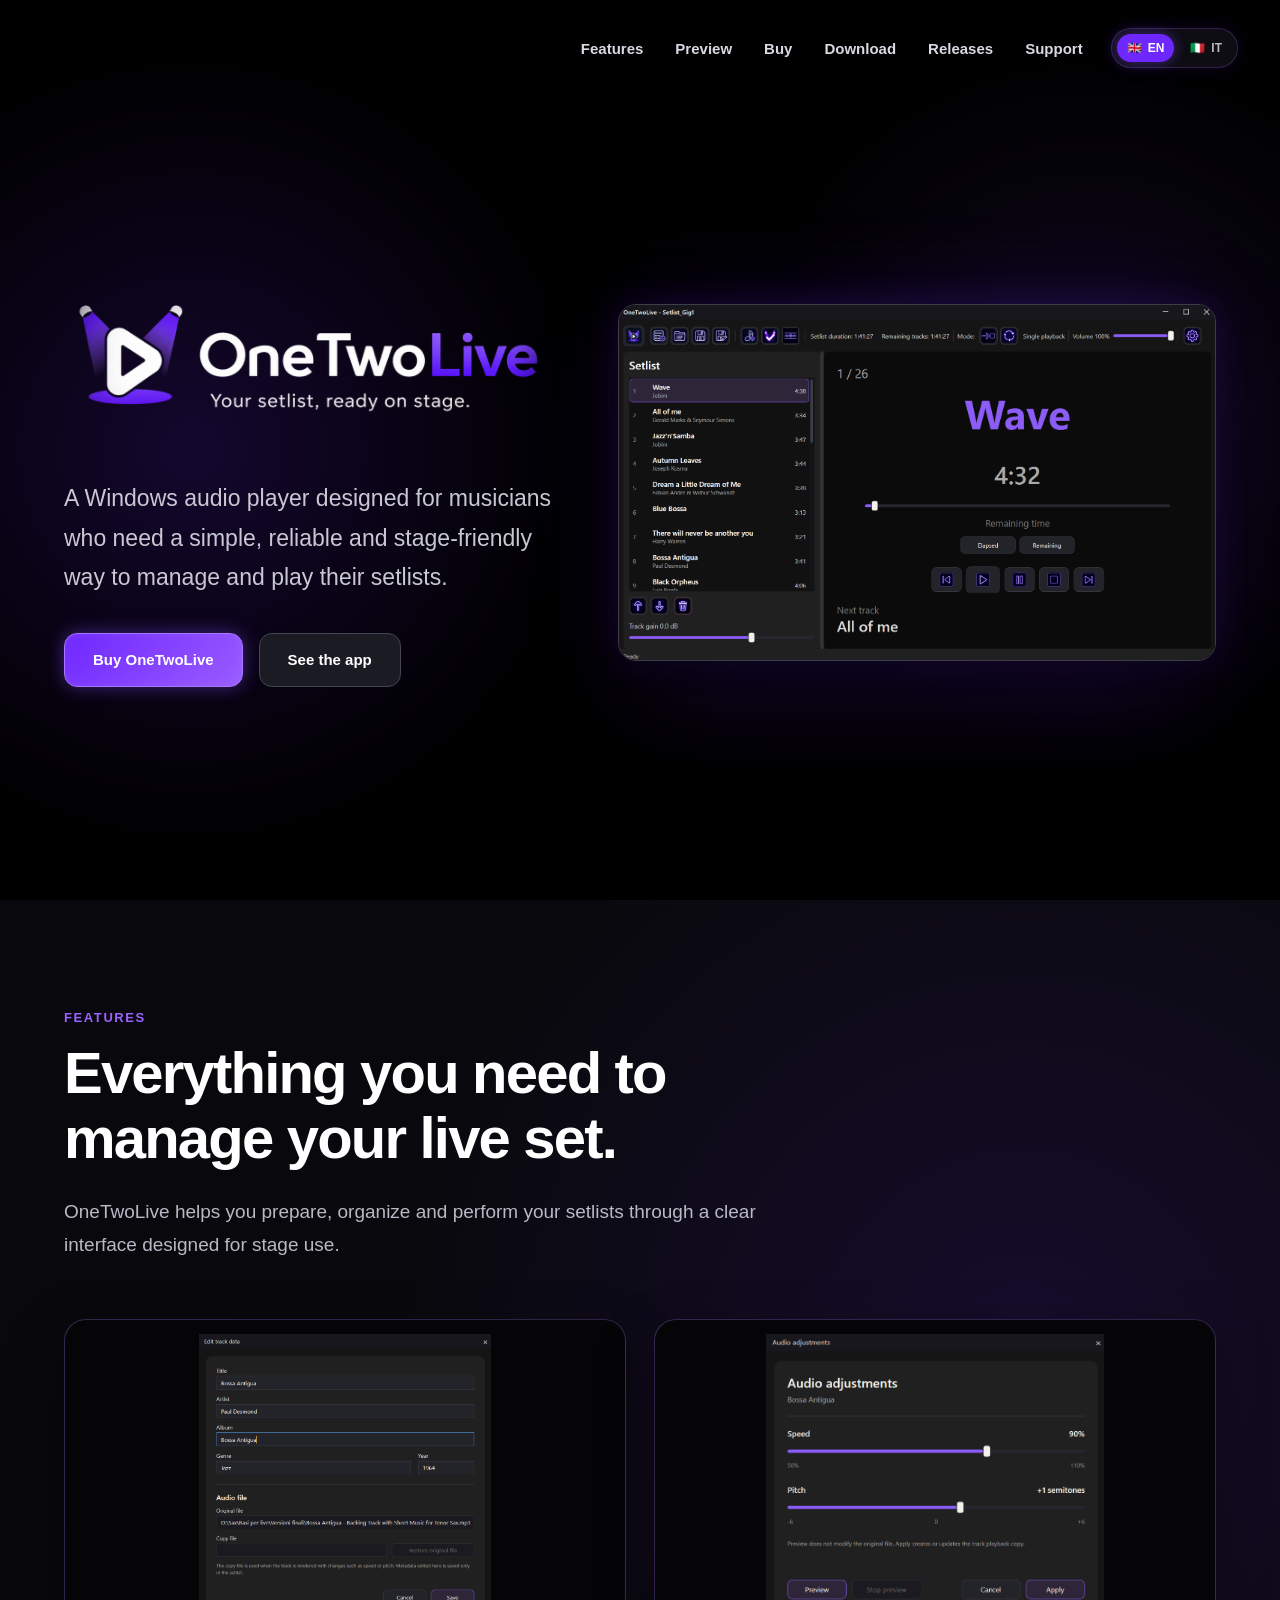
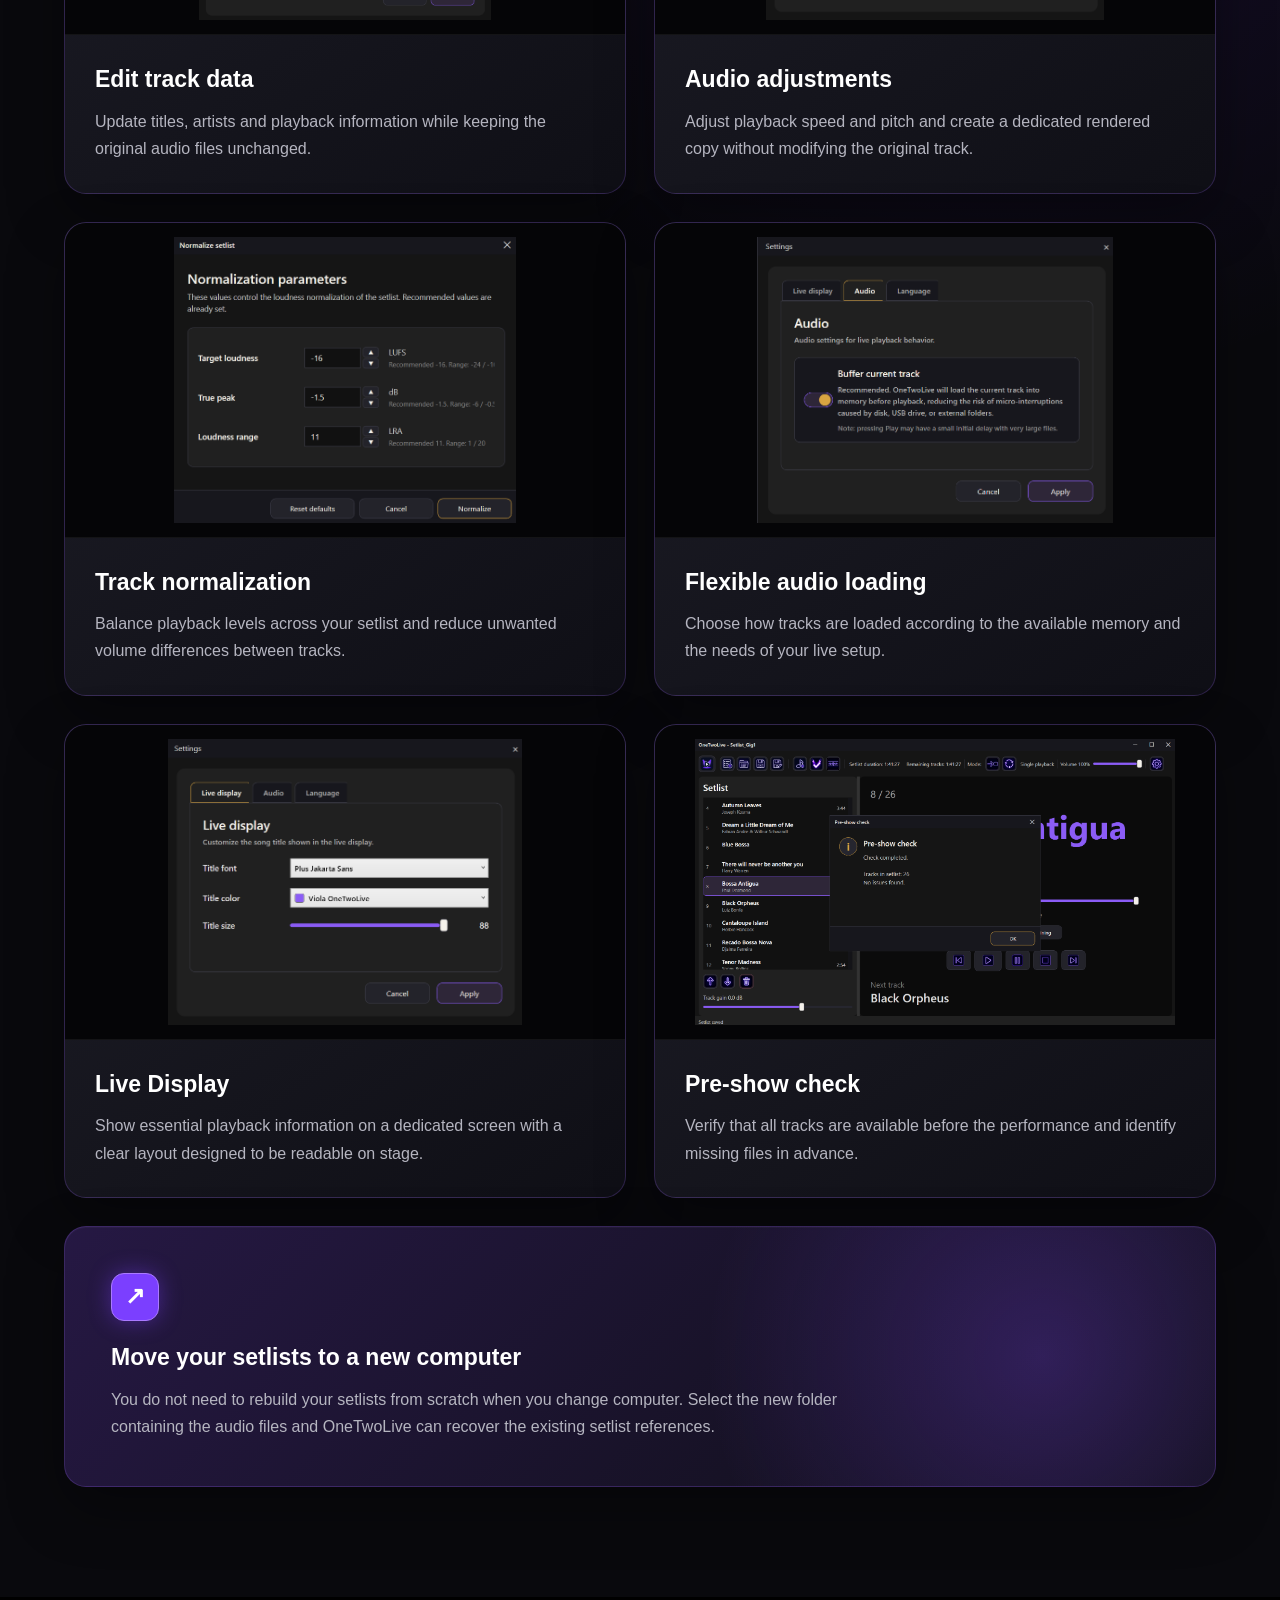
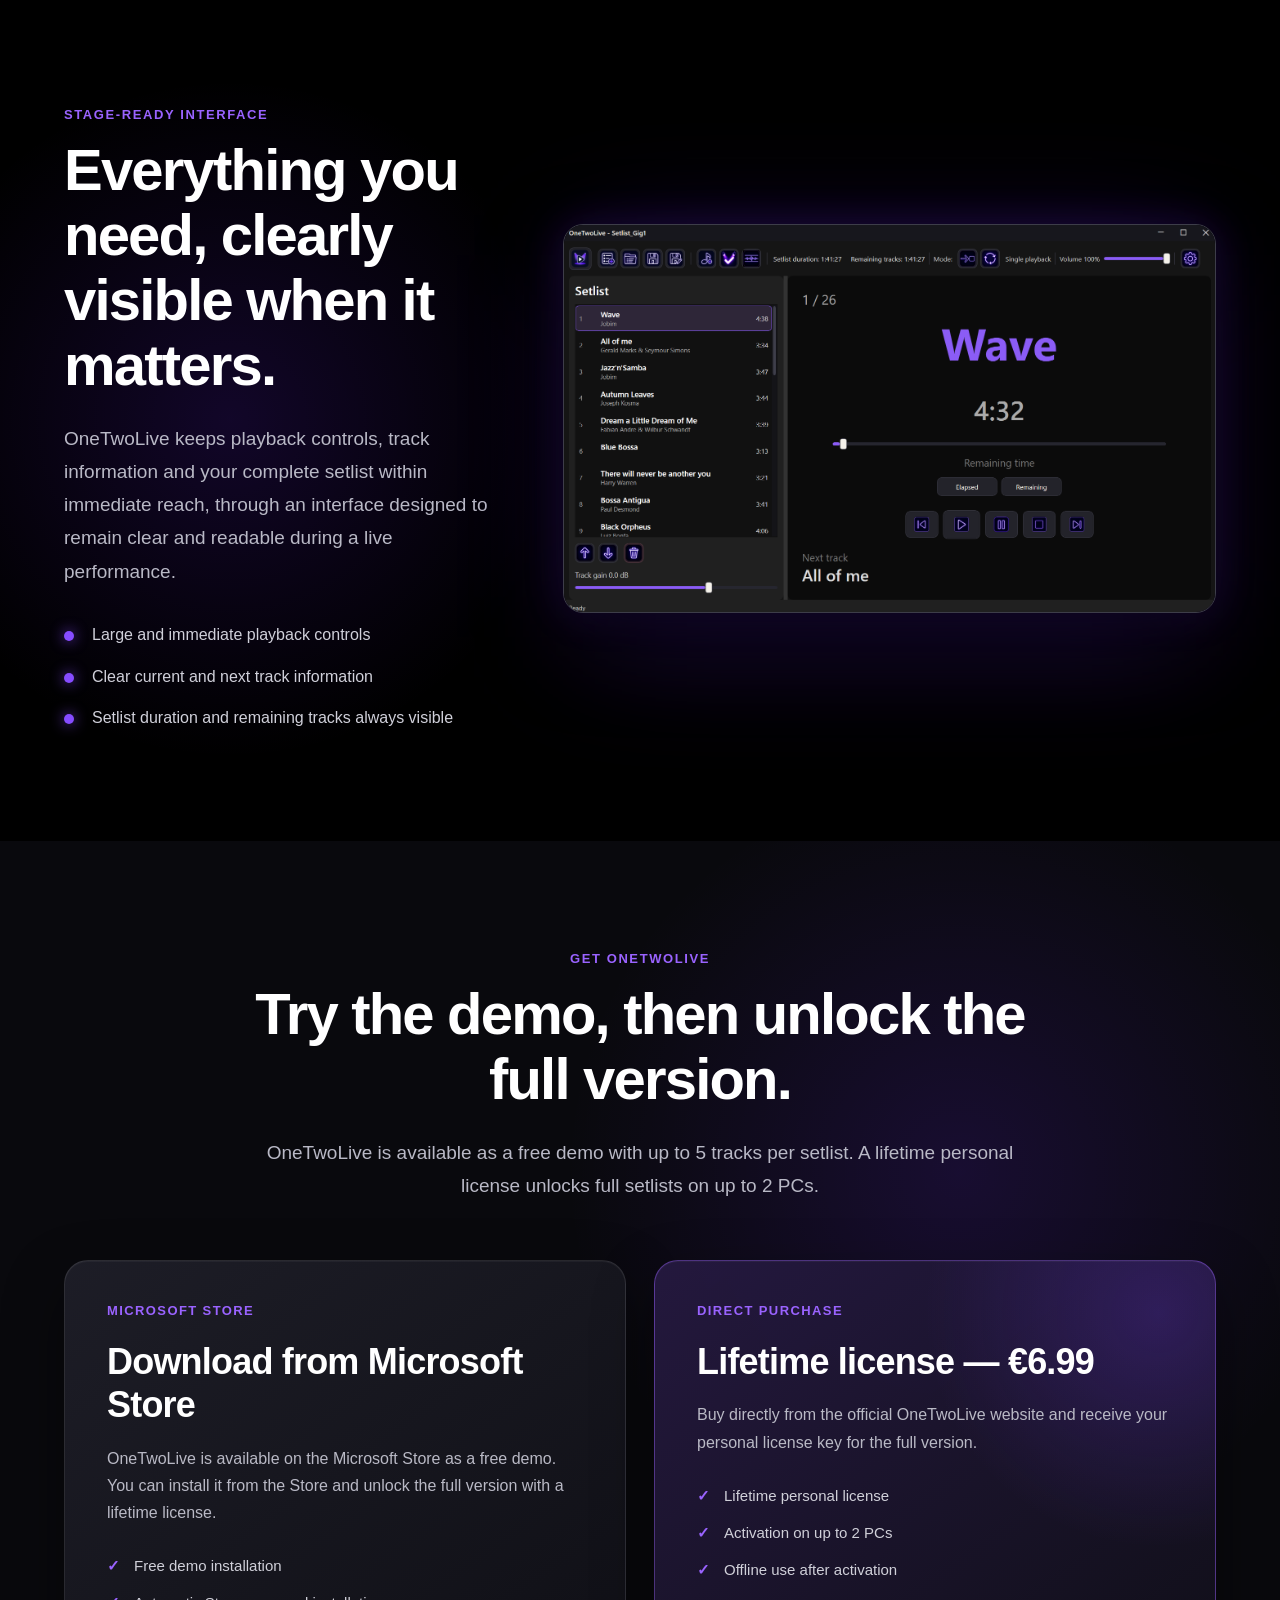
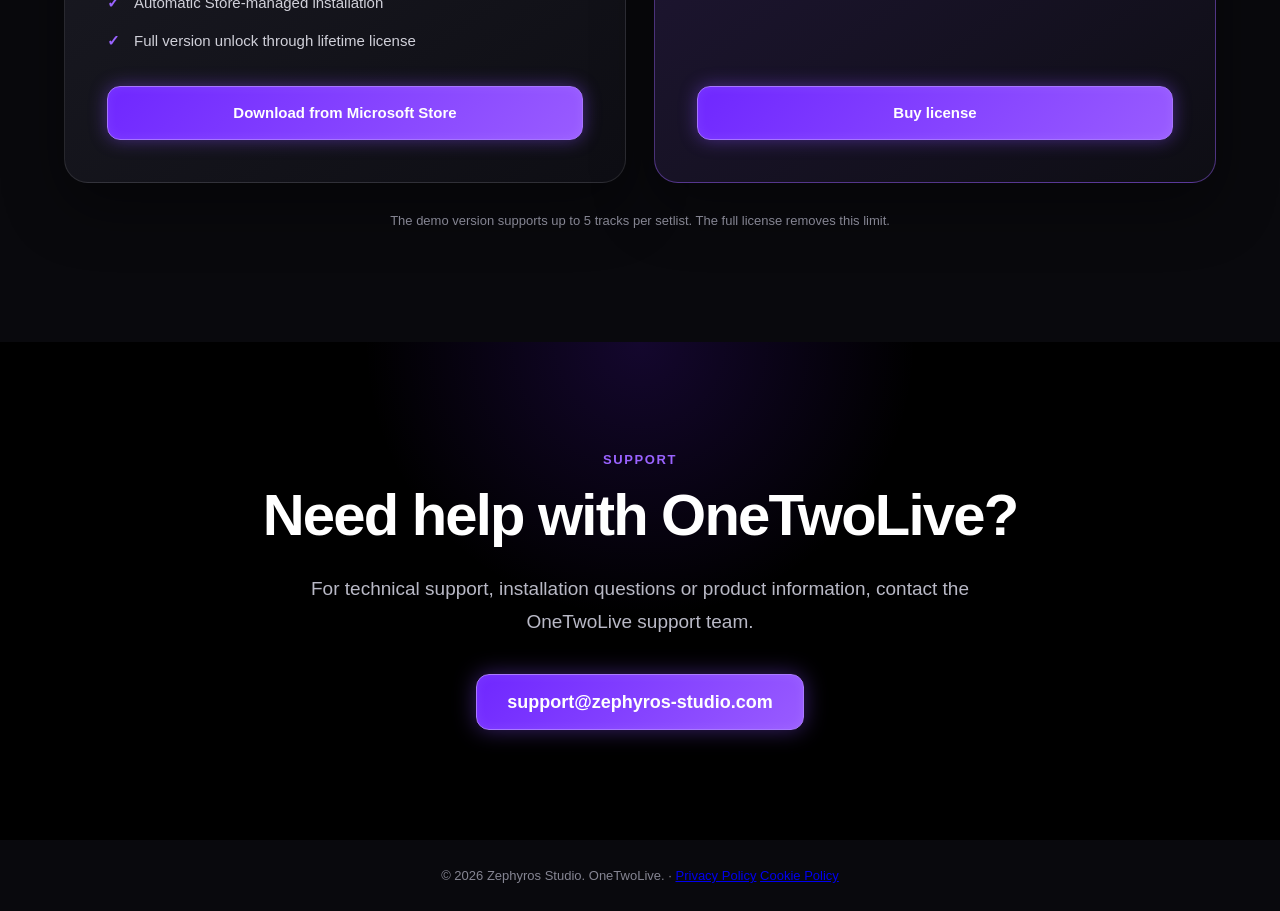
<file: index.html>
<!DOCTYPE html>
<html lang="en">
<head>
  <meta charset="UTF-8">
  <meta name="viewport" content="width=device-width, initial-scale=1.0">
  <meta name="description" content="OneTwoLive is a Windows setlist player for live musicians. Organize tracks, play backing tracks on stage, adjust speed, pitch and gain, and try the free demo.">
  <meta property="og:type" content="website">
  <meta property="og:site_name" content="OneTwoLive">
  <meta property="og:locale" content="en_US"> 
<meta property="og:title" content="OneTwoLive | Windows Setlist Player for Live Musicians">
<meta property="og:description" content="Organize your setlist, play backing tracks on stage, and control speed, pitch and gain with OneTwoLive, a Windows app for live musicians.">
  <link rel="canonical" href="https://onetwolive.com/">
<link rel="alternate" hreflang="en" href="https://onetwolive.com/">
<link rel="alternate" hreflang="it" href="https://onetwolive.com/it/">
<link rel="alternate" hreflang="x-default" href="https://onetwolive.com/">

 <title>OneTwoLive | Windows Setlist Player for Live Musicians</title>

  <link rel="icon" href="images/OneTwoLive_icon.ico" type="image/x-icon">
  <link rel="stylesheet" href="styles.css">
</head>

<body>
  <header class="site-header">
  <div class="header-actions">
    <nav class="main-nav" aria-label="Main navigation">
      <a href="#features">Features</a>
      <a href="#preview">Preview</a>
      <a href="#buy">Buy</a>
      <a href="download/">Download</a>
      <a href="releases/">Releases</a>
      <a href="#support">Support</a>
    </nav>

    <div class="language-switcher" aria-label="Language selector">
      <a
        class="language-link active"
        href="index.html"
        lang="en"
        aria-current="page"
      >
        <span aria-hidden="true">🇬🇧</span>
        EN
      </a>

      <a
        class="language-link"
        href="it/index.html"
        lang="it"
      >
        <span aria-hidden="true">🇮🇹</span>
        IT
      </a>
    </div>
  </div>
</header>

  <main>
    <section class="hero">
      <div class="hero-content">
        <img
          class="hero-logo"
          src="images/onetwolive-logo-horizontal-dark.png"
          alt="OneTwoLive — Your setlist, ready on stage."
        >

        <p class="hero-description">
          A Windows audio player designed for musicians who need
          a simple, reliable and stage-friendly way to manage
          and play their setlists.
        </p>

        <div class="hero-actions">
          <a class="primary-button" href="buy/">
            Buy OneTwoLive
          </a>

          <a class="secondary-button" href="#preview">
            See the app
          </a>
        </div>
      </div>

      <div class="hero-preview">
        <img
          src="images/onetwolive-app-screenshot.png"
          alt="OneTwoLive application interface"
        >
      </div>
    </section>
    <section id="features" class="features-section">
  <div class="section-container">
    <p class="section-label">Features</p>

    <h2>Everything you need to manage your live set.</h2>

    <p class="section-intro">
      OneTwoLive helps you prepare, organize and perform your setlists
      through a clear interface designed for stage use.
    </p>

    <div class="features-grid">
      <article class="feature-card">
        <img
          src="images/onetwolive-feature-edit-track-data.png"
          alt="Edit track data in OneTwoLive"
        >

        <div class="feature-content">
          <h3>Edit track data</h3>

          <p>
            Update titles, artists and playback information while keeping
            the original audio files unchanged.
          </p>
        </div>
      </article>

      <article class="feature-card">
        <img
          src="images/onetwolive-feature-audio-adjustment.png"
          alt="Audio adjustment in OneTwoLive"
        >

        <div class="feature-content">
          <h3>Audio adjustments</h3>

          <p>
            Adjust playback speed and pitch and create a dedicated rendered
            copy without modifying the original track.
          </p>
        </div>
      </article>

      <article class="feature-card">
        <img
          src="images/onetwolive-feature-normalization.png"
          alt="Track normalization in OneTwoLive"
        >

        <div class="feature-content">
          <h3>Track normalization</h3>

          <p>
            Balance playback levels across your setlist and reduce unwanted
            volume differences between tracks.
          </p>
        </div>
      </article>

      <article class="feature-card">
        <img
          src="images/onetwolive-feature-buffer-current-track.png"
          alt="Audio buffering settings in OneTwoLive"
        >

        <div class="feature-content">
          <h3>Flexible audio loading</h3>

          <p>
            Choose how tracks are loaded according to the available memory
            and the needs of your live setup.
          </p>
        </div>
      </article>

      <article class="feature-card">
        <img
          src="images/onetwolive-feature-live-display.png"
          alt="Live Display settings in OneTwoLive"
        >

        <div class="feature-content">
          <h3>Live Display</h3>

          <p>
            Show essential playback information on a dedicated screen with
            a clear layout designed to be readable on stage.
          </p>
        </div>
      </article>

      <article class="feature-card">
        <img
          src="images/onetwolive-feature-pre-show-check.png"
          alt="Pre-show check in OneTwoLive"
        >

        <div class="feature-content">
          <h3>Pre-show check</h3>

          <p>
            Verify that all tracks are available before the performance and
            identify missing files in advance.
          </p>
        </div>
      </article>

      <article class="feature-card feature-card-text">
        <div class="feature-content">
          <p class="feature-icon" aria-hidden="true">↗</p>

          <h3>Move your setlists to a new computer</h3>

          <p>
            You do not need to rebuild your setlists from scratch when you
            change computer. Select the new folder containing the audio files
            and OneTwoLive can recover the existing setlist references.
          </p>
        </div>
      </article>
    </div>
  </div>
</section>
<section id="preview" class="preview-section">
  <div class="section-container preview-container">
    <div class="preview-copy">
      <p class="section-label">Stage-ready interface</p>

      <h2>Everything you need, clearly visible when it matters.</h2>

      <p class="section-intro">
        OneTwoLive keeps playback controls, track information and your
        complete setlist within immediate reach, through an interface
        designed to remain clear and readable during a live performance.
      </p>

      <ul class="preview-list">
        <li>Large and immediate playback controls</li>
        <li>Clear current and next track information</li>
        <li>Setlist duration and remaining tracks always visible</li>
      </ul>
    </div>

    <div class="preview-image">
      <img
        src="images/onetwolive-app-screenshot.png"
        alt="OneTwoLive main application interface"
      >
    </div>
  </div>
</section>
<section id="buy" class="buy-section">
  <div class="section-container">
    <div class="buy-heading">
      <p class="section-label">Get OneTwoLive</p>

      <h2>Try the demo, then unlock the full version.</h2>

      <p class="section-intro">
        OneTwoLive is available as a free demo with up to 5 tracks per setlist.
        A lifetime personal license unlocks full setlists on up to 2 PCs.
      </p>
    </div>

    <div class="buy-grid">
     <article class="buy-card">
  <p class="buy-card-label">Microsoft Store</p>

  <h3>Download from Microsoft Store</h3>

  <p>
    OneTwoLive is available on the Microsoft Store as a free demo.
    You can install it from the Store and unlock the full version
    with a lifetime license.
  </p>

  <ul class="buy-benefits">
    <li>Free demo installation</li>
    <li>Automatic Store-managed installation</li>
    <li>Full version unlock through lifetime license</li>
  </ul>

  <a
    class="primary-button buy-button"
    href="https://apps.microsoft.com/detail/9PFRFD6CL703"
    target="_blank"
    rel="noopener"
  >
    Download from Microsoft Store
  </a>
</article>

      <article class="buy-card buy-card-direct">
        <p class="buy-card-label">Direct purchase</p>

        <h3>Lifetime license — €6.99</h3>

        <p>
          Buy directly from the official OneTwoLive website and receive
          your personal license key for the full version.
        </p>

        <ul class="buy-benefits">
          <li>Lifetime personal license</li>
          <li>Activation on up to 2 PCs</li>
          <li>Offline use after activation</li>
        </ul>

        <a
          class="primary-button buy-button"
          href="buy/"
        >
          Buy license
        </a>
      </article>
    </div>

    <p class="buy-note">
      The demo version supports up to 5 tracks per setlist. The full license removes this limit.
    </p>
  </div>
</section>
<section id="support" class="support-section">
  <div class="section-container support-container">
    <p class="section-label">Support</p>

    <h2>Need help with OneTwoLive?</h2>

    <p class="section-intro">
      For technical support, installation questions or product information,
      contact the OneTwoLive support team.
    </p>

    <a
      class="support-email"
      href="mailto:support@zephyros-studio.com"
    >
      support@zephyros-studio.com
    </a>
  </div>
</section>
  </main>
  <footer class="site-footer">
  <p>
    © 2026 Zephyros Studio. OneTwoLive.
    · <a href="/privacy/">Privacy Policy</a>
      <a href="/cookie-policy/">Cookie Policy</a>
  </p>
</footer>
</body>
</html>
</file>
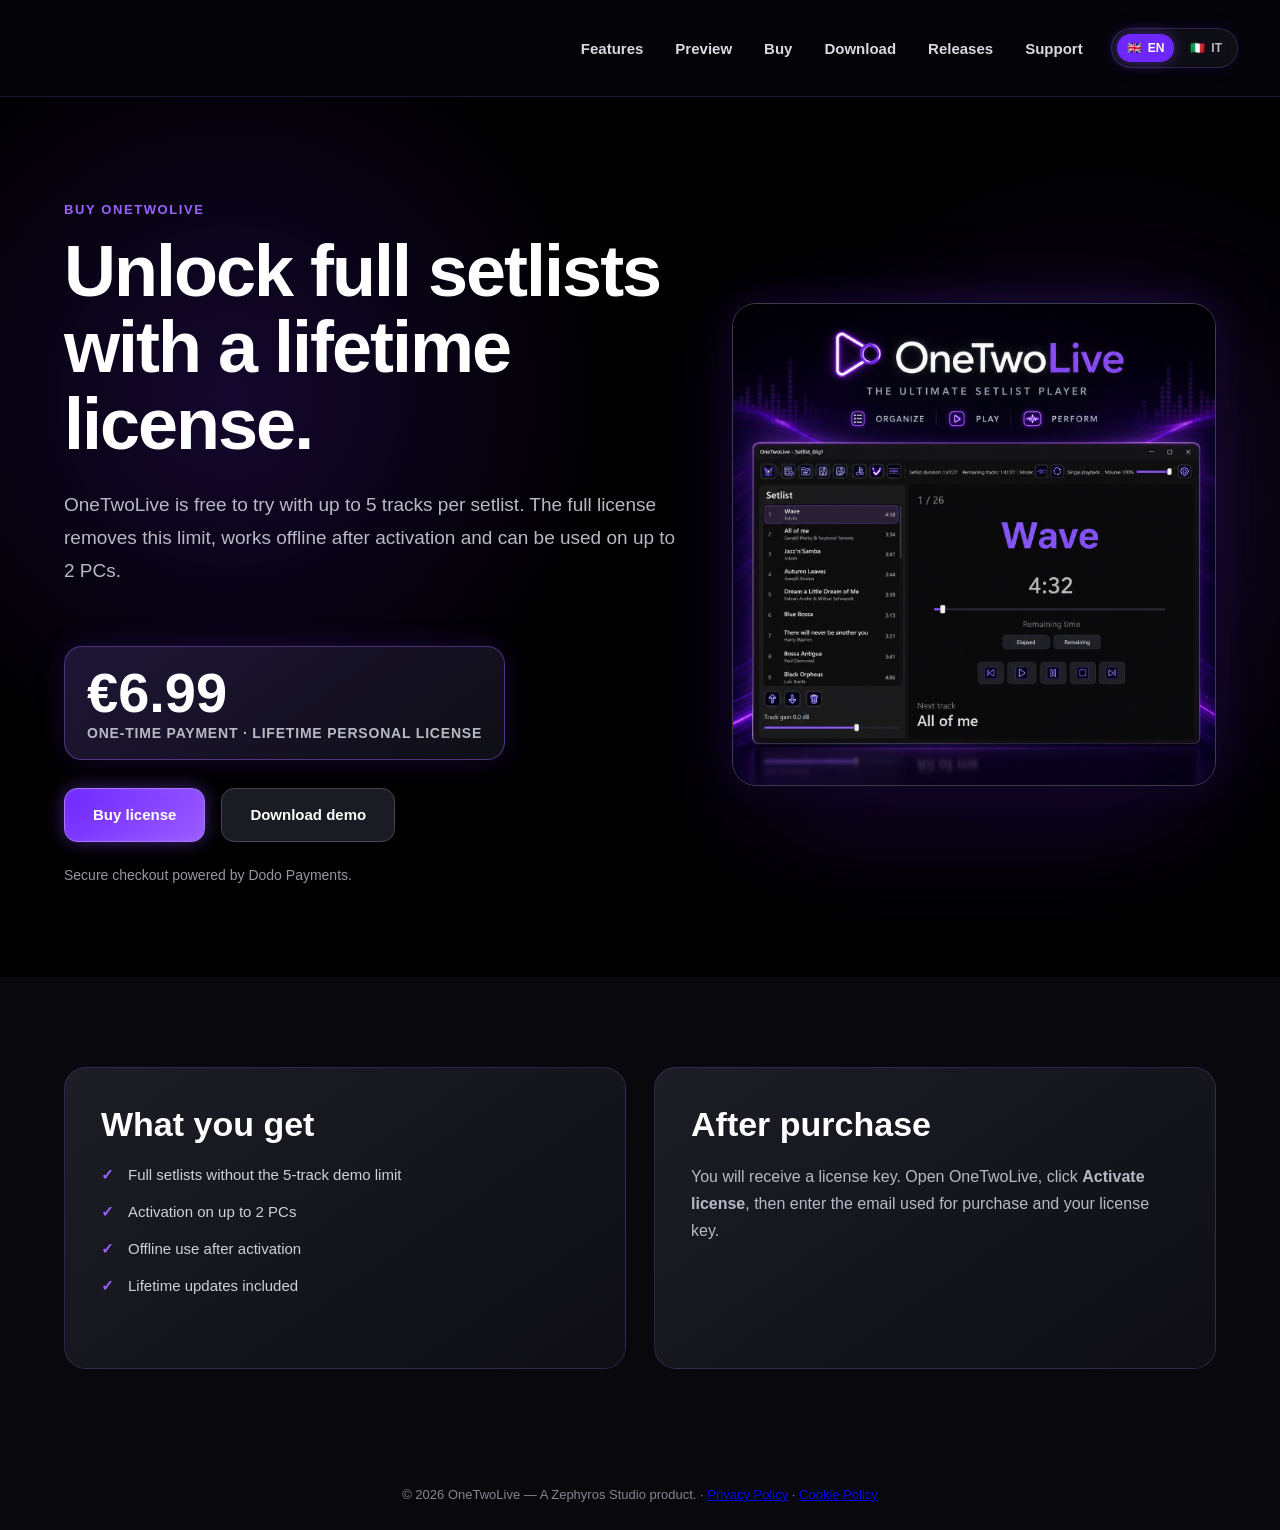
<file: buy/index.html>
<!DOCTYPE html>
<html lang="en">
<head>
  <meta charset="UTF-8">
  <meta name="viewport" content="width=device-width, initial-scale=1.0">
  <meta name="description" content="OneTwoLive is a Windows setlist player for musicians and live performers.">
  <meta property="og:type" content="website">
  <meta property="og:site_name" content="OneTwoLive">
  <meta property="og:title" content="Buy OneTwoLive — Lifetime license">
  <meta property="og:description" content="OneTwoLive is a Windows setlist player for musicians and live performers.">
  <meta property="og:image" content="https://onetwolive.com/images/onetwolive-promo-square.png">
  <link rel="canonical" href="https://onetwolive.com/buy/">
<link rel="alternate" hreflang="en" href="https://onetwolive.com/buy/">
<link rel="alternate" hreflang="it" href="https://onetwolive.com/it/buy/">
<link rel="alternate" hreflang="x-default" href="https://onetwolive.com/buy/">
  <title>Buy OneTwoLive — Lifetime license</title>
  <link rel="icon" href="../images/OneTwoLive_icon.ico" type="image/x-icon">
  <link rel="stylesheet" href="../styles.css">
  <script src="../site-config.js"></script>
</head>
<body>
<header class="site-header site-header-static">
  <div class="header-actions">
    <nav class="main-nav" aria-label="Main navigation">
      <a href="../index.html#features">Features</a>
      <a href="../index.html#preview">Preview</a>
      <a href="../buy/">Buy</a>
      <a href="../download/">Download</a>
      <a href="../releases/">Releases</a>
      <a href="../index.html#support">Support</a>
    </nav>

    <div class="language-switcher" aria-label="Language selector">
      <a class="language-link active" href="index.html" lang="en" aria-current="page"><span aria-hidden="true">🇬🇧</span> EN</a>
      <a class="language-link" href="../it/buy/" lang="it"><span aria-hidden="true">🇮🇹</span> IT</a>
    </div>
  </div>
</header>
<main>
  <section class="page-hero compact-page-hero">
    <div class="section-container page-hero-grid">
      <div>
        <p class="section-label">Buy OneTwoLive</p>
        <h1>Unlock full setlists with a lifetime license.</h1>
        <p class="section-intro">
          OneTwoLive is free to try with up to 5 tracks per setlist. The full license removes this limit, works offline after activation and can be used on up to 2 PCs.
        </p>
        <div class="license-price-card">
          <span class="price-main">€6.99</span>
          <span class="price-note">one-time payment · lifetime personal license</span>
        </div>
        <div class="hero-actions page-actions">
          <a id="dodo-checkout-button" class="primary-button" href="#" aria-disabled="true">Buy license</a>
          <a class="secondary-button" href="../download/">Download demo</a>
        </div>
        <p id="checkout-status" class="page-note">Checkout link not configured yet. Replace the Dodo Product ID in <code>site-config.js</code>.</p>
      </div>
      <div class="promo-card">
        <img src="../images/onetwolive-promo-square.png" alt="OneTwoLive promotional image">
      </div>
    </div>
  </section>
  <section class="info-section">
    <div class="section-container info-grid">
      <article class="info-card"><h2>What you get</h2><ul class="buy-benefits"><li>Full setlists without the 5-track demo limit</li><li>Activation on up to 2 PCs</li><li>Offline use after activation</li><li>Lifetime updates included</li></ul></article>
      <article class="info-card"><h2>After purchase</h2><p>You will receive a license key. Open OneTwoLive, click <strong>Activate license</strong>, then enter the email used for purchase and your license key.</p></article>
    </div>
  </section>
</main>
<footer class="site-footer">
   <p>
    © 2026 OneTwoLive — A Zephyros Studio product.
    · <a href="/privacy/">Privacy Policy</a>
    · <a href="/cookie-policy/">Cookie Policy</a>
  </p>
</footer>
<script>
(function () {
  const config = window.OneTwoLiveConfig || {};
  const productId = config.dodoProductId || "";
  const button = document.getElementById("dodo-checkout-button");
  const status = document.getElementById("checkout-status");
  const isPlaceholder = !productId || productId === "PASTE_DODO_PRODUCT_ID_HERE";
  if (isPlaceholder) return;
  const redirectUrl = "https://onetwolive.com/thank-you/";
  const params = new URLSearchParams({
    quantity: "1",
    redirect_url: redirectUrl,
    paymentCurrency: "EUR",
    showCurrencySelector: "false"
  });
  button.href = `${config.checkoutBaseUrl || "https://checkout.dodopayments.com/buy/"}${encodeURIComponent(productId)}?${params.toString()}`;
  button.removeAttribute("aria-disabled");
  status.textContent = "Secure checkout powered by Dodo Payments.";
})();
</script>
</body>
</html>
</file>
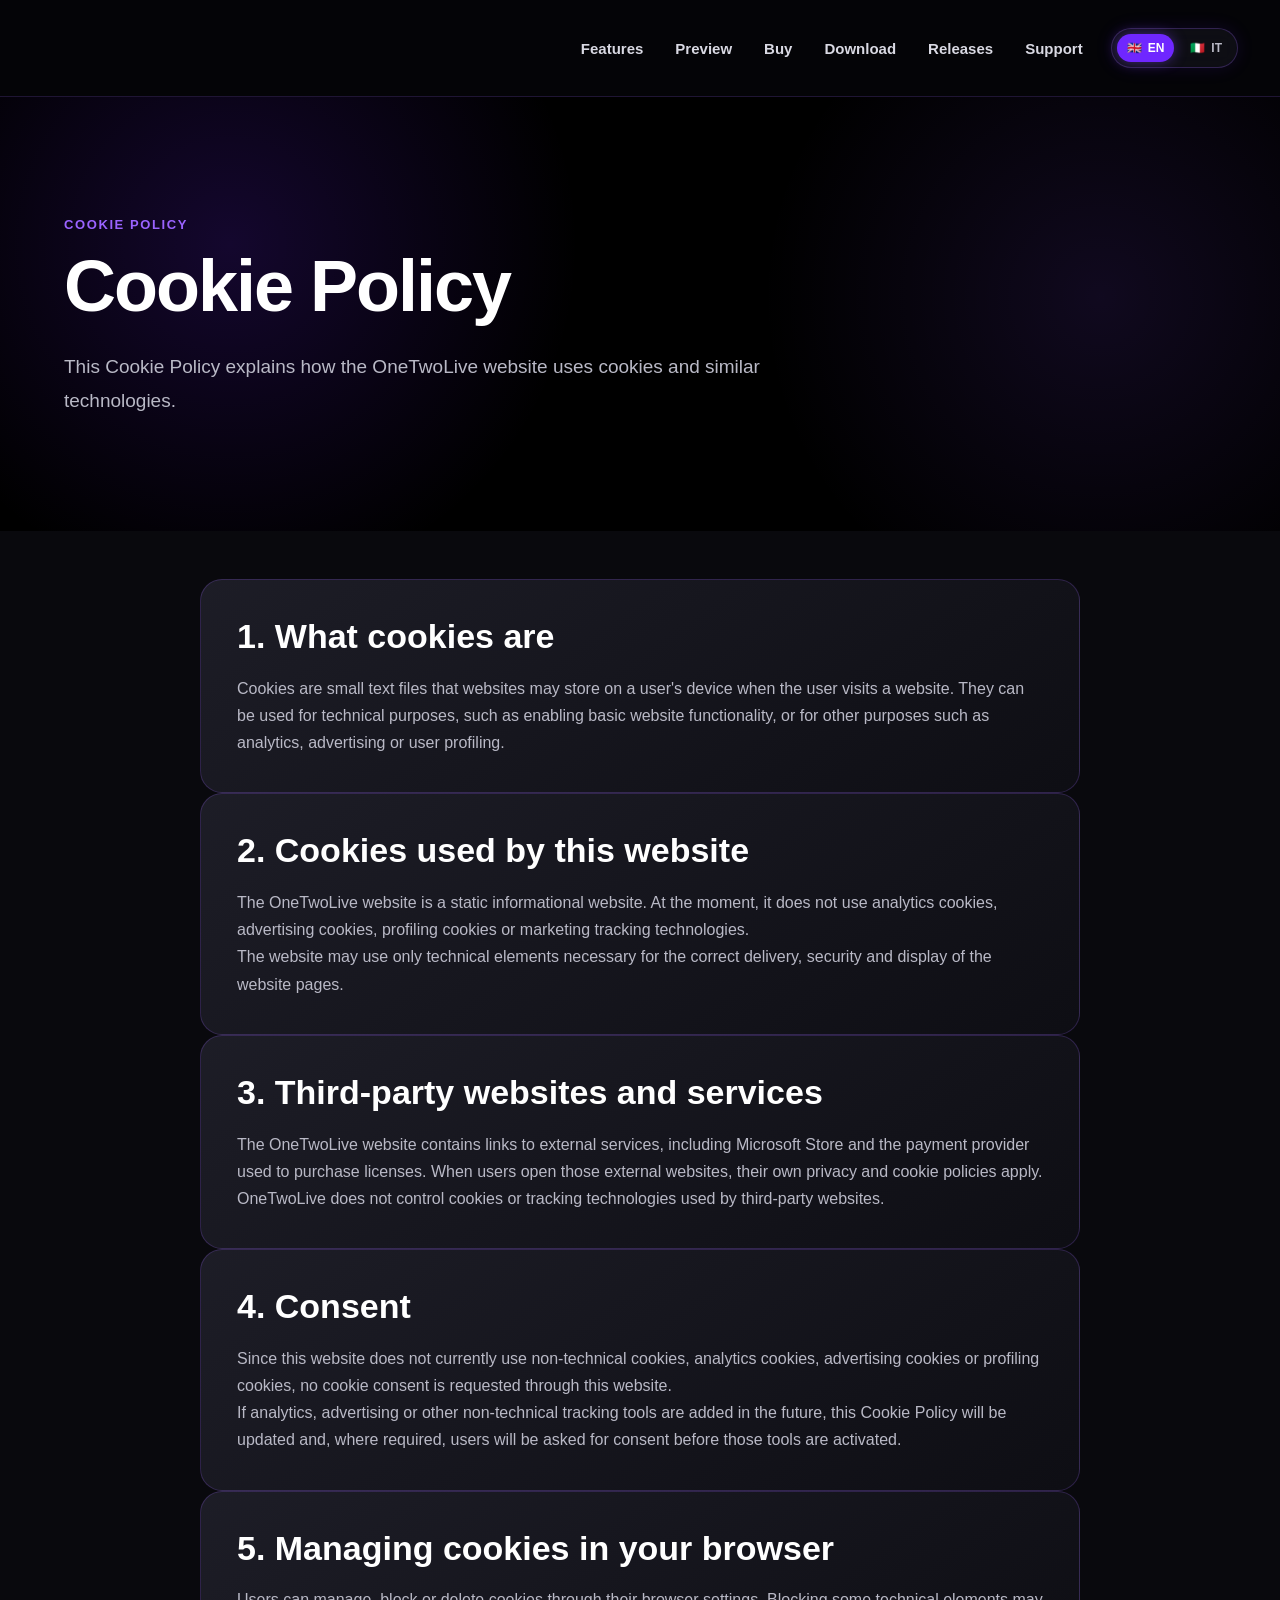
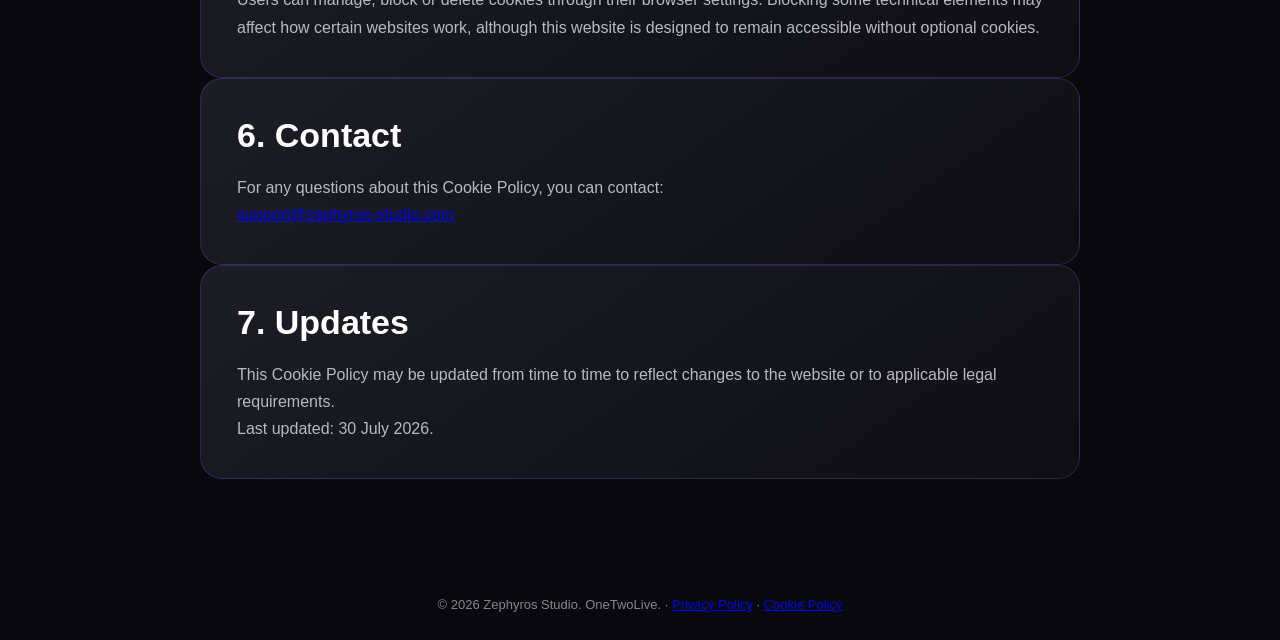
<file: cookie-policy/index.html>
<!DOCTYPE html>
<html lang="en">
<head>
  <meta charset="UTF-8">
  <meta name="viewport" content="width=device-width, initial-scale=1.0">

  <meta name="description" content="Cookie Policy for OneTwoLive. Information about the use of technical cookies and external links on the OneTwoLive website.">

  <meta property="og:type" content="website">
  <meta property="og:site_name" content="OneTwoLive">
  <meta property="og:locale" content="en_US">
  <meta property="og:title" content="OneTwoLive | Cookie Policy">
  <meta property="og:description" content="Cookie Policy for the OneTwoLive website.">
  <meta property="og:image" content="https://onetwolive.com/images/onetwolive-promo-square.png">

  <link rel="canonical" href="https://onetwolive.com/cookie-policy/">
  <link rel="alternate" hreflang="en" href="https://onetwolive.com/cookie-policy/">
  <link rel="alternate" hreflang="it" href="https://onetwolive.com/it/cookie-policy/">
  <link rel="alternate" hreflang="x-default" href="https://onetwolive.com/cookie-policy/">

  <title>OneTwoLive | Cookie Policy</title>

  <link rel="icon" href="../images/OneTwoLive_icon.ico" type="image/x-icon">
  <link rel="stylesheet" href="../styles.css">
</head>

<body>
<header class="site-header site-header-static">
  <div class="header-actions">
    <nav class="main-nav" aria-label="Main navigation">
      <a href="../index.html#features">Features</a>
      <a href="../index.html#preview">Preview</a>
      <a href="../buy/">Buy</a>
      <a href="../download/">Download</a>
      <a href="../releases/">Releases</a>
      <a href="../index.html#support">Support</a>
    </nav>

    <div class="language-switcher" aria-label="Language selector">
      <a class="language-link active" href="index.html" lang="en" aria-current="page">
        <span aria-hidden="true">🇬🇧</span>
        EN
      </a>
      <a class="language-link" href="../it/cookie-policy/" lang="it">
        <span aria-hidden="true">🇮🇹</span>
        IT
      </a>
    </div>
  </div>
</header>

<main>
  <section class="page-hero compact-page-hero legal-page-hero">
    <div class="section-container">
      <p class="section-label">Cookie Policy</p>
      <h1>Cookie Policy</h1>
      <p class="section-intro">
        This Cookie Policy explains how the OneTwoLive website uses cookies and similar technologies.
      </p>
    </div>
  </section>

  <section class="info-section">
    <div class="section-container narrow-page">
      <article class="info-card">
        <h2>1. What cookies are</h2>
        <p>
          Cookies are small text files that websites may store on a user's device when the user visits a website.
          They can be used for technical purposes, such as enabling basic website functionality, or for other purposes
          such as analytics, advertising or user profiling.
        </p>
      </article>

      <article class="info-card">
        <h2>2. Cookies used by this website</h2>
        <p>
          The OneTwoLive website is a static informational website. At the moment, it does not use analytics cookies,
          advertising cookies, profiling cookies or marketing tracking technologies.
        </p>
        <p>
          The website may use only technical elements necessary for the correct delivery, security and display of the
          website pages.
        </p>
      </article>

      <article class="info-card">
        <h2>3. Third-party websites and services</h2>
        <p>
          The OneTwoLive website contains links to external services, including Microsoft Store and the payment provider
          used to purchase licenses. When users open those external websites, their own privacy and cookie policies apply.
        </p>
        <p>
          OneTwoLive does not control cookies or tracking technologies used by third-party websites.
        </p>
      </article>

      <article class="info-card">
        <h2>4. Consent</h2>
        <p>
          Since this website does not currently use non-technical cookies, analytics cookies, advertising cookies or
          profiling cookies, no cookie consent is requested through this website.
        </p>
        <p>
          If analytics, advertising or other non-technical tracking tools are added in the future, this Cookie Policy
          will be updated and, where required, users will be asked for consent before those tools are activated.
        </p>
      </article>

      <article class="info-card">
        <h2>5. Managing cookies in your browser</h2>
        <p>
          Users can manage, block or delete cookies through their browser settings. Blocking some technical elements may
          affect how certain websites work, although this website is designed to remain accessible without optional cookies.
        </p>
      </article>

      <article class="info-card">
        <h2>6. Contact</h2>
        <p>
          For any questions about this Cookie Policy, you can contact:
        </p>
        <p>
          <a href="mailto:support@zephyros-studio.com">support@zephyros-studio.com</a>
        </p>
      </article>

      <article class="info-card">
        <h2>7. Updates</h2>
        <p>
          This Cookie Policy may be updated from time to time to reflect changes to the website or to applicable legal
          requirements.
        </p>
        <p>
          Last updated: 30 July 2026.
        </p>
      </article>
    </div>
  </section>
</main>

<footer class="site-footer">
  <p>
    © 2026 Zephyros Studio. OneTwoLive.
    · <a href="/privacy/">Privacy Policy</a>
    · <a href="/cookie-policy/">Cookie Policy</a>
  </p>
</footer>
</body>
</html>
</file>
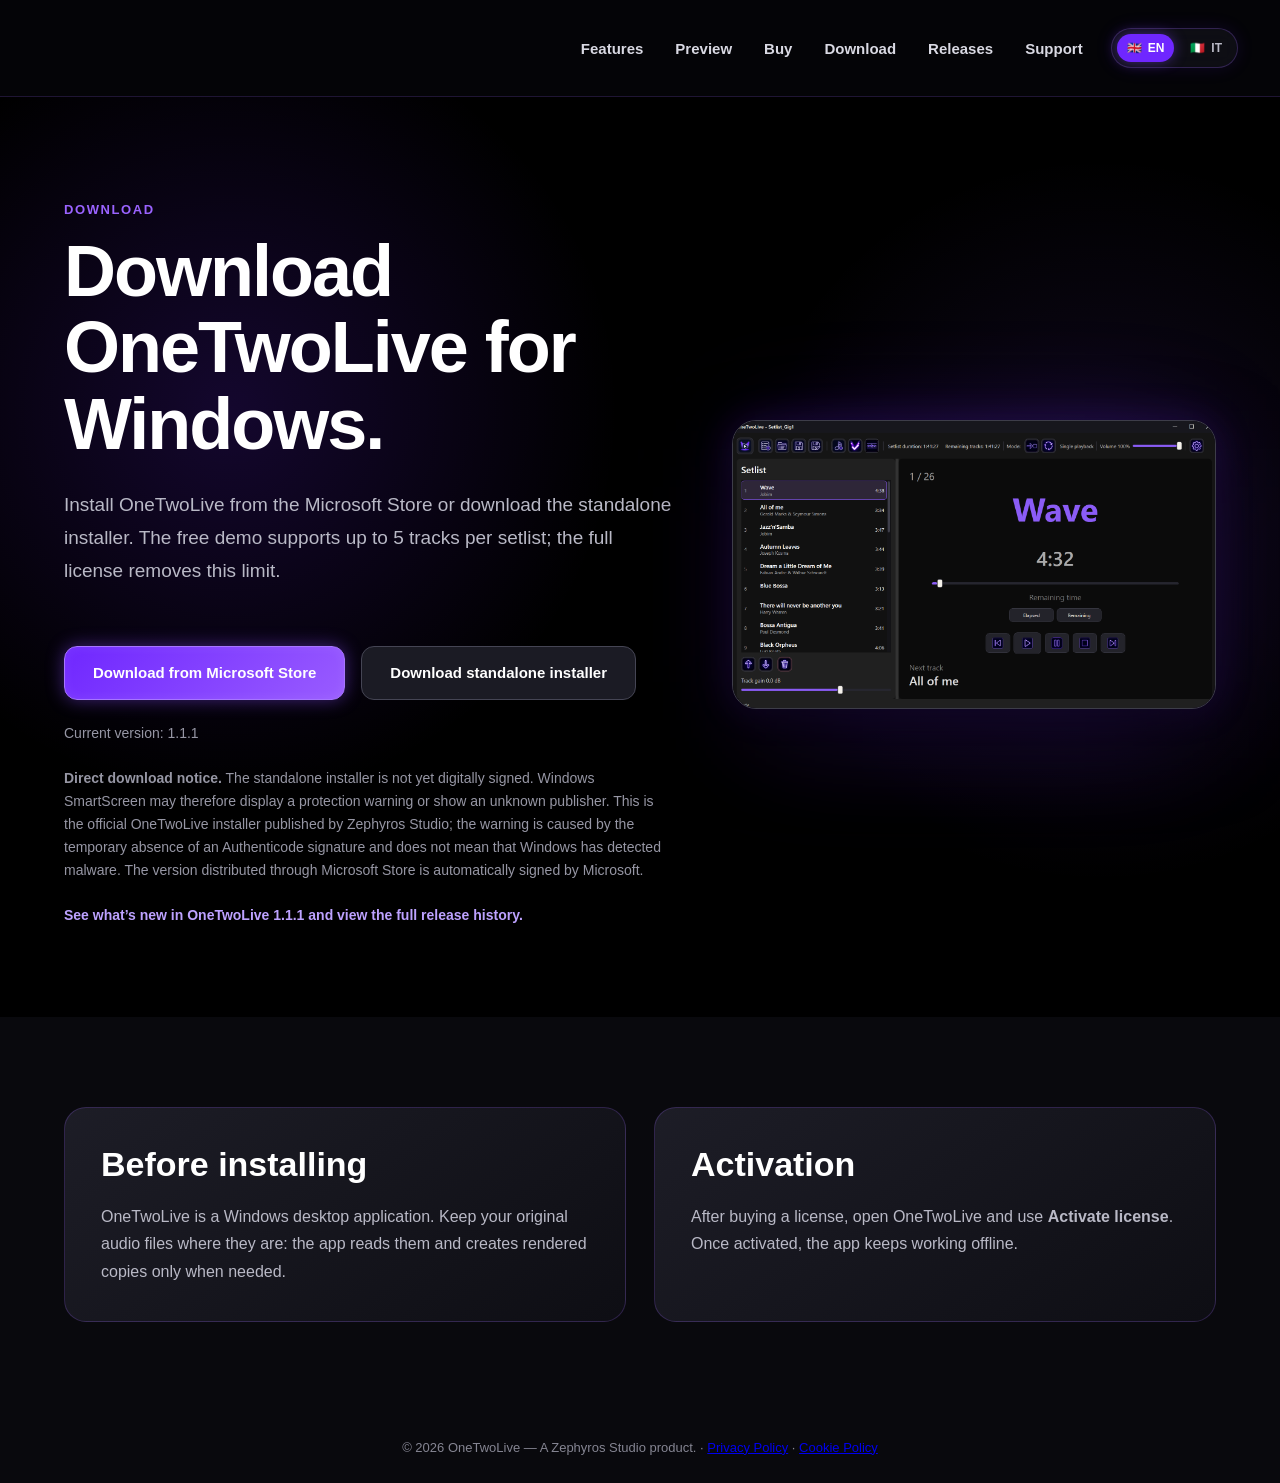
<file: download/index.html>
<!DOCTYPE html>
<html lang="en">
<head>
  <meta charset="UTF-8">
  <meta name="viewport" content="width=device-width, initial-scale=1.0">
  <meta name="description" content="OneTwoLive is a Windows setlist player for musicians and live performers.">
  <meta property="og:type" content="website">
  <meta property="og:site_name" content="OneTwoLive">
  <meta property="og:title" content="Download OneTwoLive for Windows">
  <meta property="og:description" content="OneTwoLive is a Windows setlist player for musicians and live performers.">
  <meta property="og:image" content="https://onetwolive.com/images/onetwolive-promo-square.png">
  <link rel="canonical" href="https://onetwolive.com/download/">
<link rel="alternate" hreflang="en" href="https://onetwolive.com/download/">
<link rel="alternate" hreflang="it" href="https://onetwolive.com/it/download/">
<link rel="alternate" hreflang="x-default" href="https://onetwolive.com/download/">
  <title>Download OneTwoLive for Windows</title>
  <link rel="icon" href="../images/OneTwoLive_icon.ico" type="image/x-icon">
  <link rel="stylesheet" href="../styles.css">
  <script src="../site-config.js?v=1.1.1"></script>
</head>
<body>
<header class="site-header site-header-static">
  <div class="header-actions">
    <nav class="main-nav" aria-label="Main navigation">
      <a href="../index.html#features">Features</a>
      <a href="../index.html#preview">Preview</a>
      <a href="../buy/">Buy</a>
      <a href="../download/">Download</a>
      <a href="../releases/">Releases</a>
      <a href="../index.html#support">Support</a>
    </nav>

    <div class="language-switcher" aria-label="Language selector">
      <a class="language-link active" href="index.html" lang="en" aria-current="page"><span aria-hidden="true">🇬🇧</span> EN</a>
      <a class="language-link" href="../it/download/" lang="it"><span aria-hidden="true">🇮🇹</span> IT</a>
    </div>
  </div>
</header>
<main>
  <section class="page-hero compact-page-hero">
    <div class="section-container page-hero-grid">
      <div>
        <p class="section-label">Download</p>
        <h1>Download OneTwoLive for Windows.</h1>
        <p class="section-intro">
  Install OneTwoLive from the Microsoft Store or download the standalone installer.
  The free demo supports up to 5 tracks per setlist; the full license removes this limit.
</p>

<div class="hero-actions page-actions">
  <a
    class="primary-button"
    href="https://apps.microsoft.com/detail/9PFRFD6CL703"
    target="_blank"
    rel="noopener"
  >
    Download from Microsoft Store
  </a>

  <a
    id="download-button"
    class="secondary-button"
    href="#"
    aria-disabled="true"
  >
    Download standalone installer
  </a>
</div>

<p id="download-status" class="page-note">
  The Microsoft Store version is recommended for most users. The standalone installer is also available below.
</p>
<p class="page-note">
  <strong>Direct download notice.</strong>
  The standalone installer is not yet digitally signed. Windows SmartScreen may therefore display a protection warning or show an unknown publisher. This is the official OneTwoLive installer published by Zephyros Studio; the warning is caused by the temporary absence of an Authenticode signature and does not mean that Windows has detected malware. The version distributed through Microsoft Store is automatically signed by Microsoft.
</p>
<p class="page-note release-link-note">
  <a href="../releases/">See what’s new in OneTwoLive 1.1.1 and view the full release history.</a>
</p>
      </div>
      <div class="promo-card"><img src="../images/onetwolive-app-screenshot.png" alt="OneTwoLive application screenshot"></div>
    </div>
  </section>
  <section class="info-section"><div class="section-container info-grid"><article class="info-card"><h2>Before installing</h2><p>OneTwoLive is a Windows desktop application. Keep your original audio files where they are: the app reads them and creates rendered copies only when needed.</p></article><article class="info-card"><h2>Activation</h2><p>After buying a license, open OneTwoLive and use <strong>Activate license</strong>. Once activated, the app keeps working offline.</p></article></div></section>
</main>
<footer class="site-footer">
  <p>
    © 2026 OneTwoLive — A Zephyros Studio product.
    · <a href="/privacy/">Privacy Policy</a>
    · <a href="/cookie-policy/">Cookie Policy</a>
  </p>
</footer>
<script>
(function () {
  const config = window.OneTwoLiveConfig || {};
  const button = document.getElementById("download-button");
  const status = document.getElementById("download-status");
  if (!config.downloadUrl) return;
  button.href = config.downloadUrl;
  button.removeAttribute("aria-disabled");
  status.textContent = `Current version: ${config.releaseVersion || "1.0.0"}`;
})();
</script>
</body>
</html>
</file>
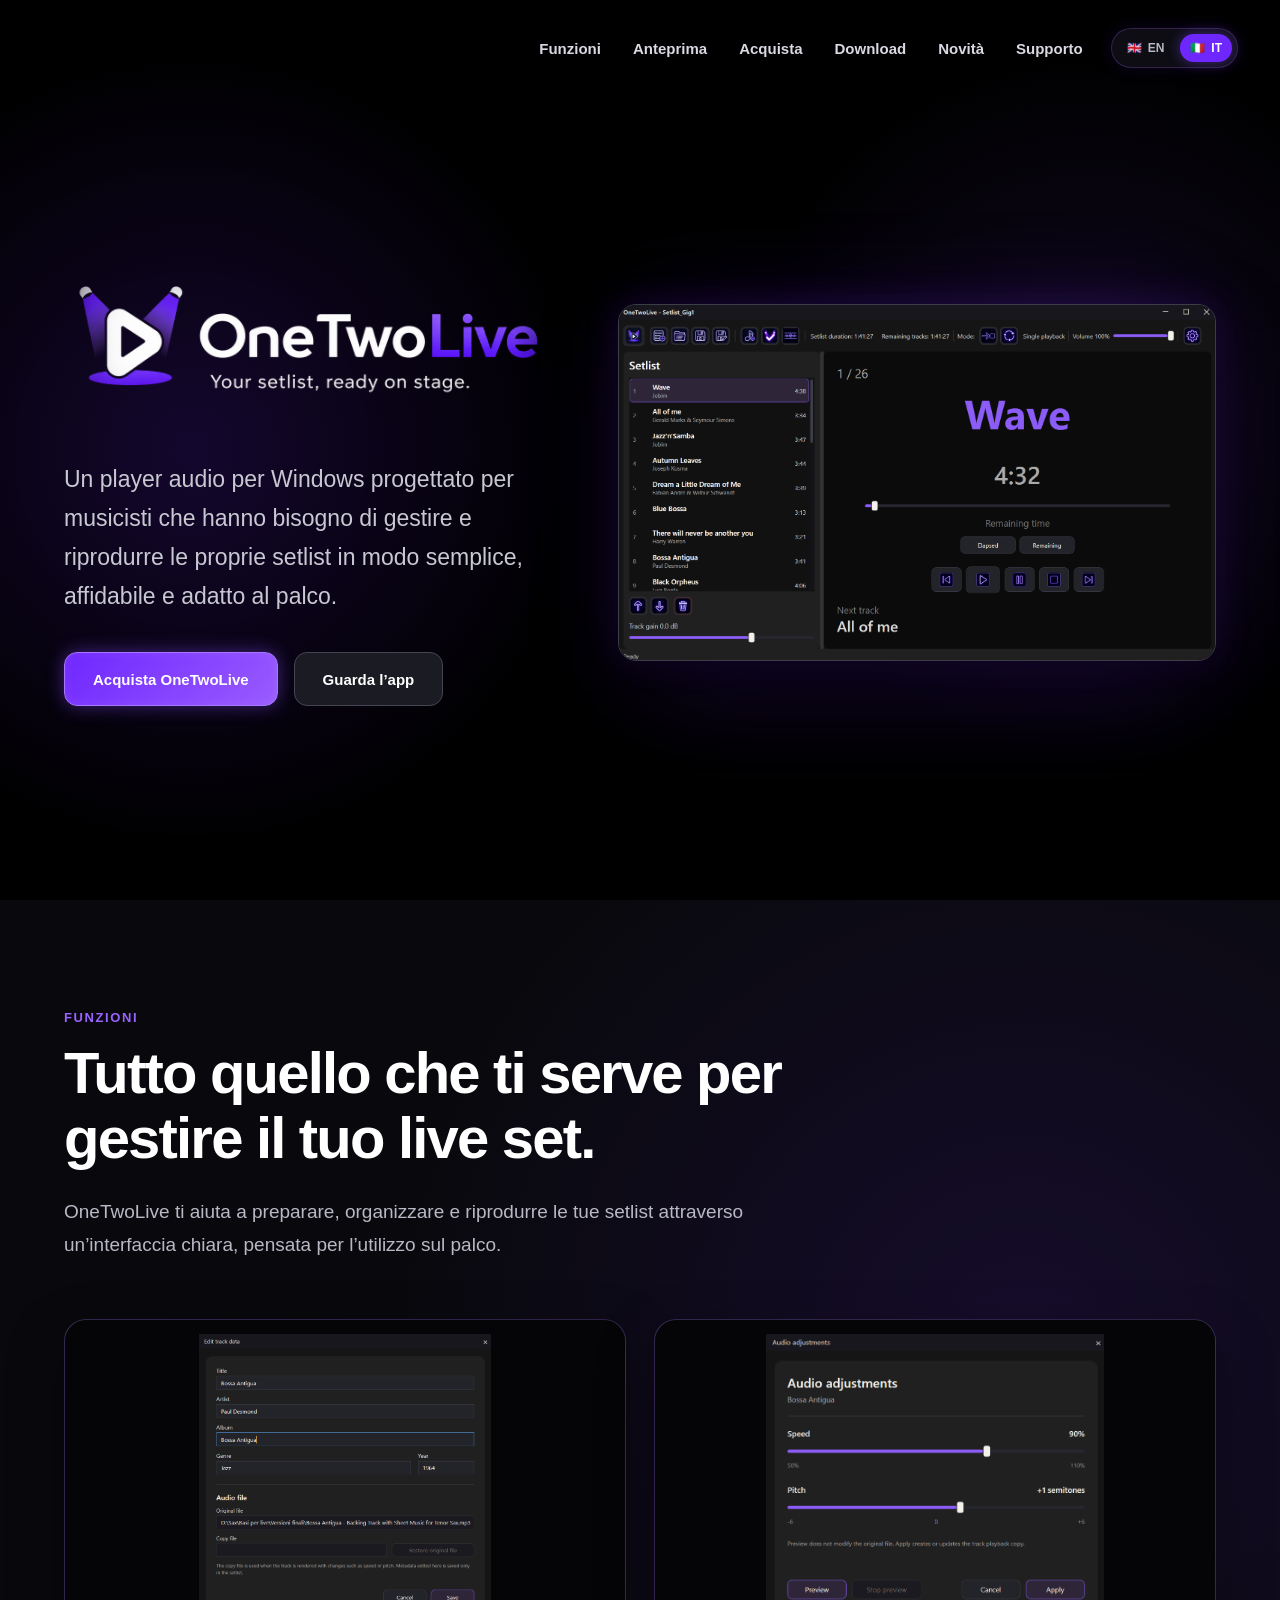
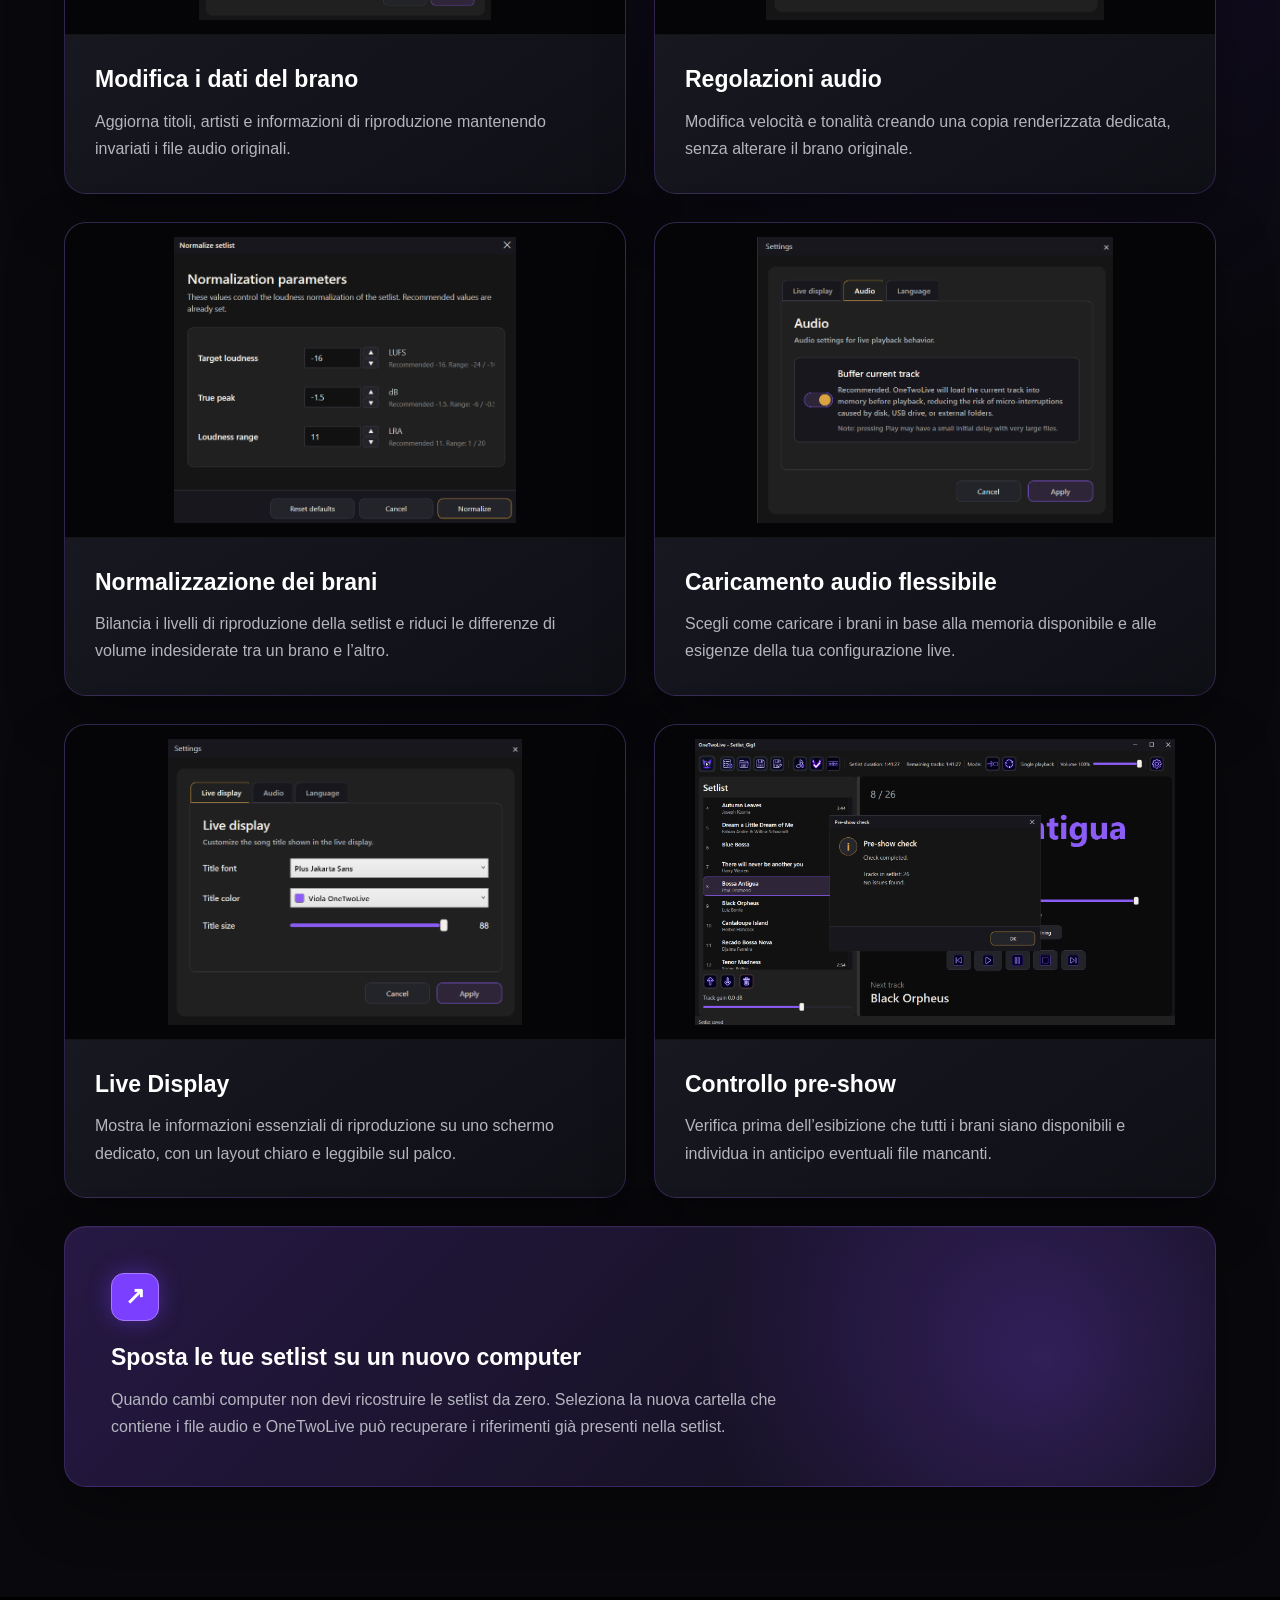
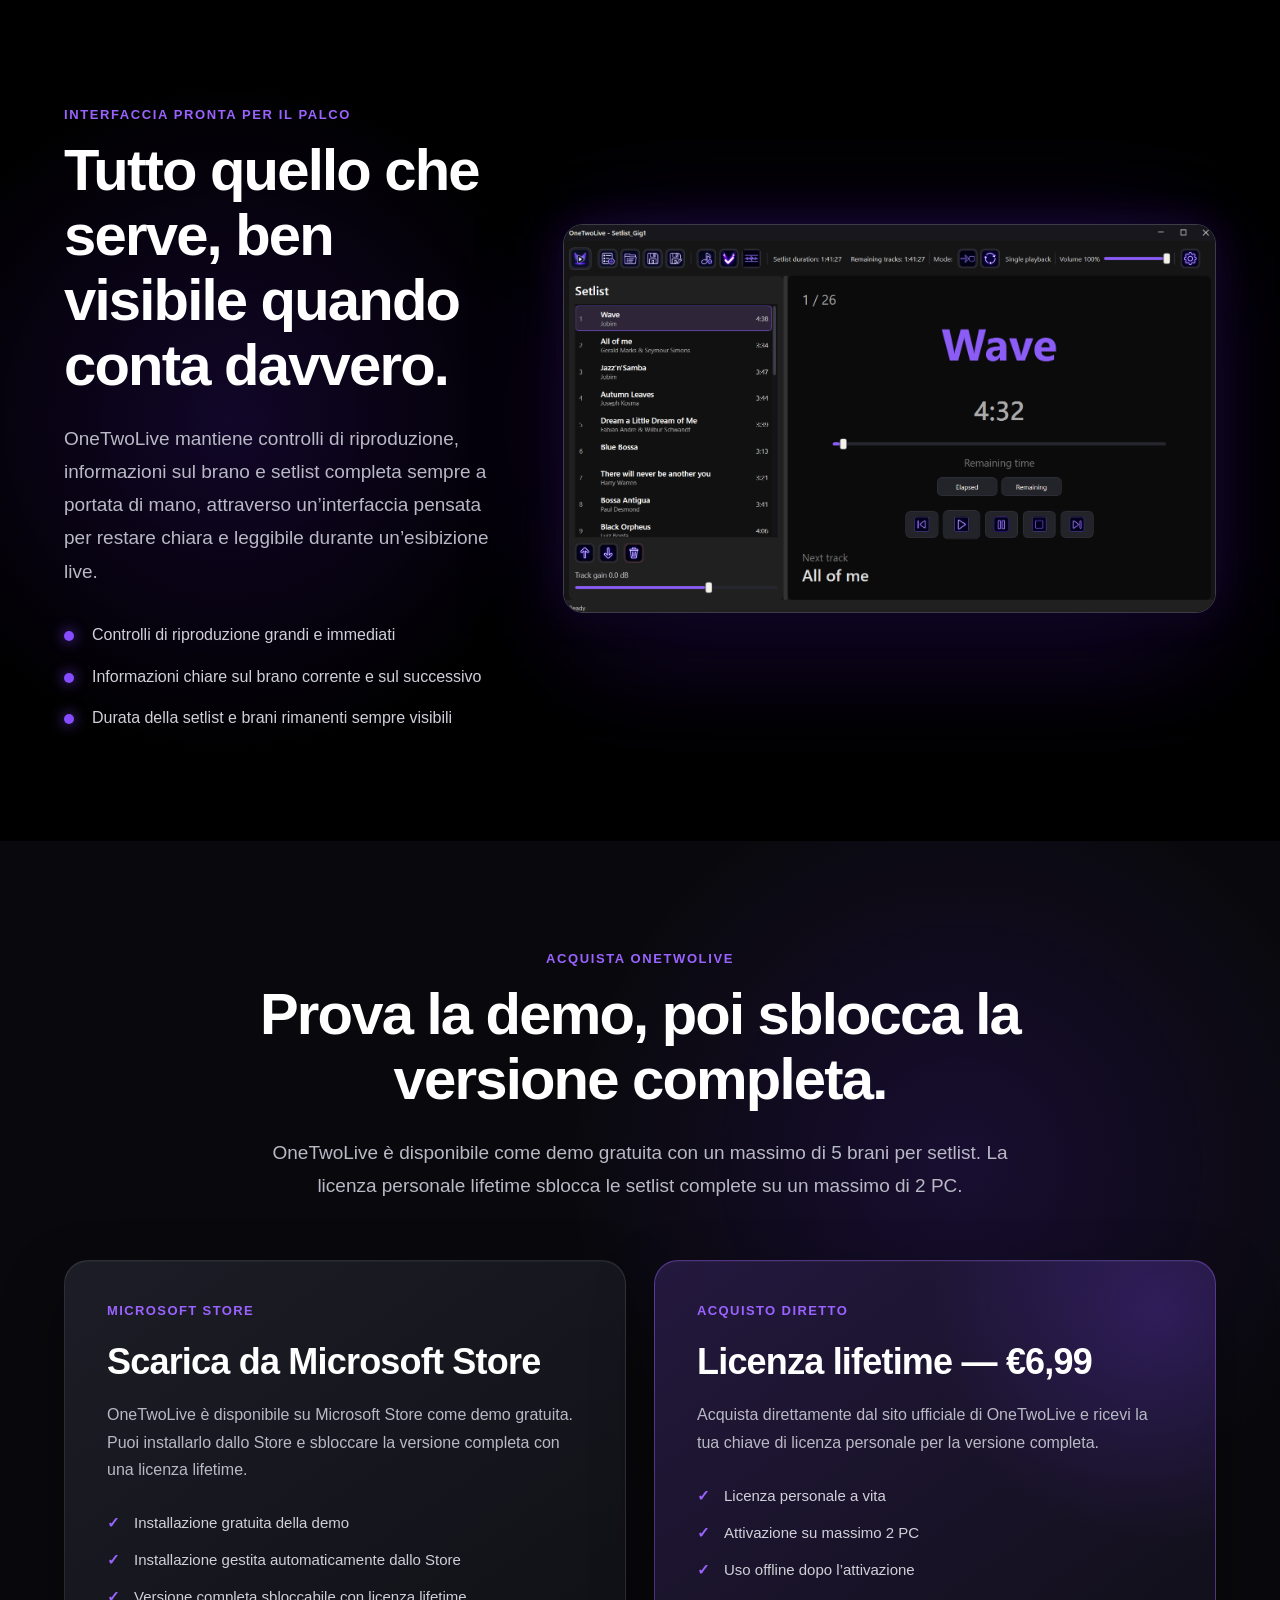
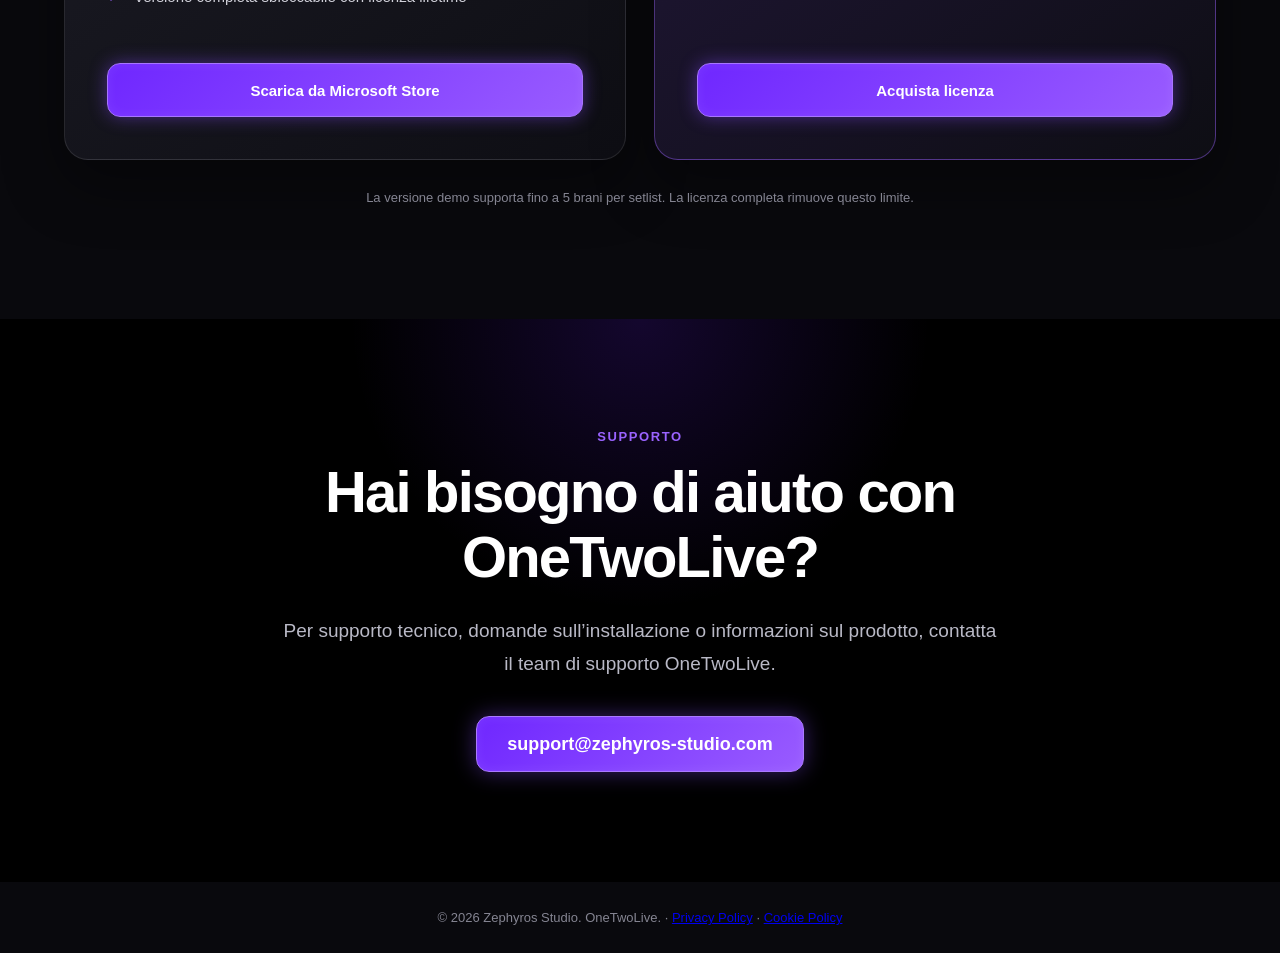
<file: it/index.html>
<!DOCTYPE html>
<html lang="it">
<head>
  <meta charset="UTF-8">
  <meta name="viewport" content="width=device-width, initial-scale=1.0">
  <meta name="description" content="OneTwoLive è un player setlist Windows per musicisti live. Organizza brani, riproduci basi musicali sul palco, regola velocità, tonalità e gain, e prova la demo gratuita.">
  <meta property="og:type" content="website">
  <meta property="og:site_name" content="OneTwoLive">
  <meta property="og:locale" content="it_IT">
  <meta property="og:title" content="OneTwoLive | Player Setlist Windows per Musicisti Live">
 <meta property="og:description" content="Organizza la tua setlist, riproduci basi musicali sul palco e controlla velocità, tonalità e gain con OneTwoLive, l’app Windows per musicisti live.">
  <meta property="og:image" content="https://onetwolive.com/images/onetwolive-promo-square.png">
  <link rel="canonical" href="https://onetwolive.com/it/">
<link rel="alternate" hreflang="en" href="https://onetwolive.com/">
<link rel="alternate" hreflang="it" href="https://onetwolive.com/it/">
<link rel="alternate" hreflang="x-default" href="https://onetwolive.com/">

 <title>OneTwoLive | Player Setlist Windows per Musicisti Live</title>

  <link rel="icon" href="../images/OneTwoLive_icon.ico" type="image/x-icon">
  <link rel="stylesheet" href="../styles.css">
</head>

<body>
  <header class="site-header">
  <div class="header-actions">
    <nav class="main-nav" aria-label="Navigazione principale">
      <a href="#features">Funzioni</a>
      <a href="#preview">Anteprima</a>
      <a href="#buy">Acquista</a>
      <a href="download/">Download</a>
      <a href="releases/">Novità</a>
      <a href="#support">Supporto</a>
    </nav>

    <div class="language-switcher" aria-label="Selezione lingua">
      <a
        class="language-link"
        href="../index.html"
        lang="en"
      >
        <span aria-hidden="true">🇬🇧</span>
        EN
      </a>

      <a
        class="language-link active"
        href="index.html"
        lang="it"
        aria-current="page"
      >
        <span aria-hidden="true">🇮🇹</span>
        IT
      </a>
    </div>
  </div>
</header>

  <main>
    <section class="hero">
      <div class="hero-content">
        <img
          class="hero-logo"
          src="../images/onetwolive-logo-horizontal-dark.png"
          alt="OneTwoLive — Your setlist, ready on stage."
        >

        <p class="hero-description">
  Un player audio per Windows progettato per musicisti che hanno bisogno
  di gestire e riprodurre le proprie setlist in modo semplice, affidabile
  e adatto al palco.
</p>

        <div class="hero-actions">
          <a class="primary-button" href="buy/">
  Acquista OneTwoLive
</a>

<a class="secondary-button" href="#preview">
  Guarda l’app
</a>
        </div>
      </div>

      <div class="hero-preview">
        <img
          src="../images/onetwolive-app-screenshot.png"
          alt="OneTwoLive application interface"
        >
      </div>
    </section>
    <section id="features" class="features-section">
  <div class="section-container">
    <p class="section-label">Funzioni</p>

<h2>Tutto quello che ti serve per gestire il tuo live set.</h2>

<p class="section-intro">
  OneTwoLive ti aiuta a preparare, organizzare e riprodurre le tue setlist
  attraverso un’interfaccia chiara, pensata per l’utilizzo sul palco.
</p>

    <div class="features-grid">
      <article class="feature-card">
        <img
          src="../images/onetwolive-feature-edit-track-data.png"
          alt="Edit track data in OneTwoLive"
        >

        <div class="feature-content">
          <h3>Modifica i dati del brano</h3>

<p>
  Aggiorna titoli, artisti e informazioni di riproduzione mantenendo
  invariati i file audio originali.
</p>
        </div>
      </article>

      <article class="feature-card">
        <img
          src="../images/onetwolive-feature-audio-adjustment.png"
          alt="Audio adjustment in OneTwoLive"
        >

        <div class="feature-content">
          <h3>Regolazioni audio</h3>

<p>
  Modifica velocità e tonalità creando una copia renderizzata dedicata,
  senza alterare il brano originale.
</p>
        </div>
      </article>

      <article class="feature-card">
        <img
          src="../images/onetwolive-feature-normalization.png"
          alt="Track normalization in OneTwoLive"
        >

        <div class="feature-content">
          <h3>Normalizzazione dei brani</h3>

<p>
  Bilancia i livelli di riproduzione della setlist e riduci le differenze
  di volume indesiderate tra un brano e l’altro.
</p>
        </div>
      </article>

      <article class="feature-card">
        <img
          src="../images/onetwolive-feature-buffer-current-track.png"
          alt="Audio buffering settings in OneTwoLive"
        >

        <div class="feature-content">
          <h3>Caricamento audio flessibile</h3>

<p>
  Scegli come caricare i brani in base alla memoria disponibile
  e alle esigenze della tua configurazione live.
</p>
        </div>
      </article>

      <article class="feature-card">
        <img
          src="../images/onetwolive-feature-live-display.png"
          alt="Live Display settings in OneTwoLive"
        >

        <div class="feature-content">
          <h3>Live Display</h3>

<p>
  Mostra le informazioni essenziali di riproduzione su uno schermo dedicato,
  con un layout chiaro e leggibile sul palco.
</p>
        </div>
      </article>

      <article class="feature-card">
        <img
          src="../images/onetwolive-feature-pre-show-check.png"
          alt="Pre-show check in OneTwoLive"
        >

        <div class="feature-content">
          <h3>Controllo pre-show</h3>

<p>
  Verifica prima dell’esibizione che tutti i brani siano disponibili
  e individua in anticipo eventuali file mancanti.
</p>
        </div>
      </article>

      <article class="feature-card feature-card-text">
        <div class="feature-content">
          <p class="feature-icon" aria-hidden="true">↗</p>

          <h3>Sposta le tue setlist su un nuovo computer</h3>

<p>
  Quando cambi computer non devi ricostruire le setlist da zero.
  Seleziona la nuova cartella che contiene i file audio e OneTwoLive
  può recuperare i riferimenti già presenti nella setlist.
</p>
        </div>
      </article>
    </div>
  </div>
</section>
<section id="preview" class="preview-section">
  <div class="section-container preview-container">
    <div class="preview-copy">
      <p class="section-label">Interfaccia pronta per il palco</p>

<h2>Tutto quello che serve, ben visibile quando conta davvero.</h2>

<p class="section-intro">
  OneTwoLive mantiene controlli di riproduzione, informazioni sul brano
  e setlist completa sempre a portata di mano, attraverso un’interfaccia
  pensata per restare chiara e leggibile durante un’esibizione live.
</p>

<ul class="preview-list">
  <li>Controlli di riproduzione grandi e immediati</li>
  <li>Informazioni chiare sul brano corrente e sul successivo</li>
  <li>Durata della setlist e brani rimanenti sempre visibili</li>
</ul>
    </div>

    <div class="preview-image">
      <img
        src="../images/onetwolive-app-screenshot.png"
        alt="OneTwoLive main application interface"
      >
    </div>
  </div>
</section>
<section id="buy" class="buy-section">
  <div class="section-container">
    <div class="buy-heading">
      <p class="section-label">Acquista OneTwoLive</p>

<h2>Prova la demo, poi sblocca la versione completa.</h2>

<p class="section-intro">
  OneTwoLive è disponibile come demo gratuita con un massimo di 5 brani per setlist.
  La licenza personale lifetime sblocca le setlist complete su un massimo di 2 PC.
</p>
    </div>

    <div class="buy-grid">
      <article class="buy-card">
  <p class="buy-card-label">Microsoft Store</p>

  <h3>Scarica da Microsoft Store</h3>

  <p>
    OneTwoLive è disponibile su Microsoft Store come demo gratuita.
    Puoi installarlo dallo Store e sbloccare la versione completa
    con una licenza lifetime.
  </p>

  <ul class="buy-benefits">
    <li>Installazione gratuita della demo</li>
    <li>Installazione gestita automaticamente dallo Store</li>
    <li>Versione completa sbloccabile con licenza lifetime</li>
  </ul>

  <a
    class="primary-button buy-button"
    href="https://apps.microsoft.com/detail/9PFRFD6CL703"
    target="_blank"
    rel="noopener"
  >
    Scarica da Microsoft Store
  </a>
</article>

      <article class="buy-card buy-card-direct">
        <p class="buy-card-label">Acquisto diretto</p>

<h3>Licenza lifetime — €6,99</h3>

<p>
  Acquista direttamente dal sito ufficiale di OneTwoLive e ricevi
  la tua chiave di licenza personale per la versione completa.
</p>

<ul class="buy-benefits">
  <li>Licenza personale a vita</li>
  <li>Attivazione su massimo 2 PC</li>
  <li>Uso offline dopo l’attivazione</li>
</ul>

<a
  class="primary-button buy-button"
  href="buy/"
>
  Acquista licenza
</a>
      </article>
    </div>

    <p class="buy-note">
  La versione demo supporta fino a 5 brani per setlist. La licenza completa rimuove questo limite.
</p>
  </div>
</section>
<section id="support" class="support-section">
  <div class="section-container support-container">
    <p class="section-label">Supporto</p>

<h2>Hai bisogno di aiuto con OneTwoLive?</h2>

<p class="section-intro">
  Per supporto tecnico, domande sull’installazione o informazioni sul prodotto,
  contatta il team di supporto OneTwoLive.
</p>

    <a
      class="support-email"
      href="mailto:support@zephyros-studio.com"
    >
      support@zephyros-studio.com
    </a>
  </div>
</section>
  </main>
  <footer class="site-footer">
  <p>
    © 2026 Zephyros Studio. OneTwoLive.
    · <a href="/it/privacy/">Privacy Policy</a>
    · <a href="/it/cookie-policy/">Cookie Policy</a>
  </p>
</footer>
</body>
</html>
</file>
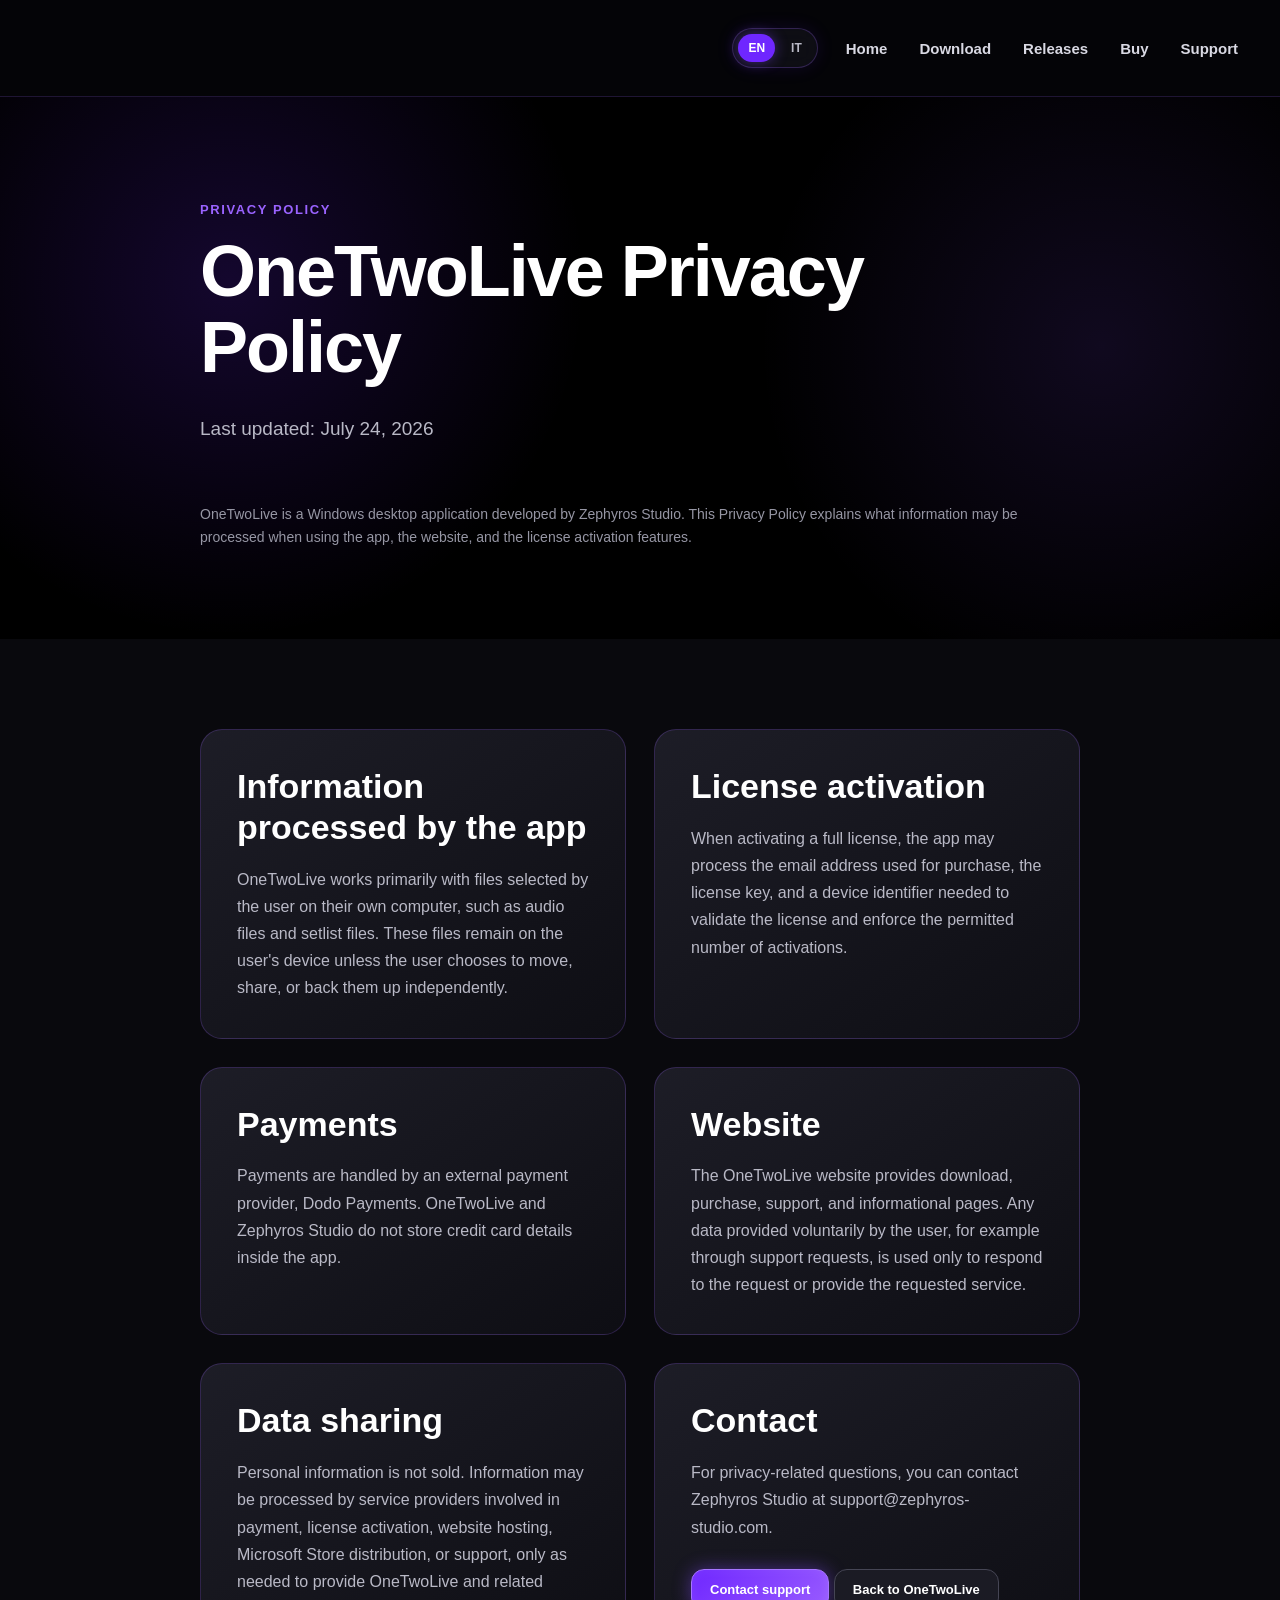
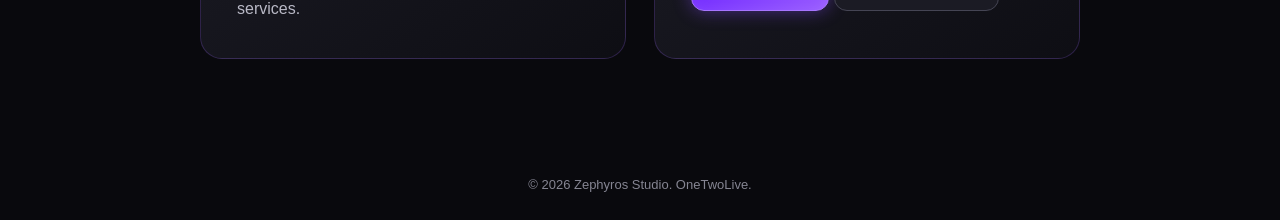
<file: privacy/index.html>
<!doctype html>
<html lang="en">
<head>
  <meta charset="utf-8">
  <meta name="viewport" content="width=device-width, initial-scale=1">
  <title>Privacy Policy | OneTwoLive</title>
  <meta name="description" content="Privacy Policy for OneTwoLive.">
  <link rel="stylesheet" href="../styles.css">
</head>
<body>
  <header class="site-header site-header-static">
    <div class="header-actions">
      <div class="language-switcher" aria-label="Language selector">
        <a class="language-link active" href="/privacy/">EN</a>
        <a class="language-link" href="/it/privacy/">IT</a>
      </div>

      <nav class="main-nav" aria-label="Main navigation">
        <a href="/">Home</a>
        <a href="/download/">Download</a>
        <a href="/releases/">Releases</a>
        <a href="/buy/">Buy</a>
        <a href="mailto:support@zephyros-studio.com">Support</a>
      </nav>
    </div>
  </header>

  <main>
    <section class="page-hero">
      <div class="section-container narrow-page">
        <p class="section-label">Privacy Policy</p>
        <h1>OneTwoLive Privacy Policy</h1>
        <p class="section-intro">Last updated: July 24, 2026</p>
        <p class="page-note">
          OneTwoLive is a Windows desktop application developed by Zephyros Studio.
          This Privacy Policy explains what information may be processed when using the app,
          the website, and the license activation features.
        </p>
      </div>
    </section>

    <section class="info-section">
      <div class="section-container narrow-page">
        <div class="info-grid">
          <article class="info-card">
            <h2>Information processed by the app</h2>
            <p>
              OneTwoLive works primarily with files selected by the user on their own computer,
              such as audio files and setlist files. These files remain on the user's device
              unless the user chooses to move, share, or back them up independently.
            </p>
          </article>

          <article class="info-card">
            <h2>License activation</h2>
            <p>
              When activating a full license, the app may process the email address used for purchase,
              the license key, and a device identifier needed to validate the license and enforce the
              permitted number of activations.
            </p>
          </article>

          <article class="info-card">
            <h2>Payments</h2>
            <p>
              Payments are handled by an external payment provider, Dodo Payments. OneTwoLive and
              Zephyros Studio do not store credit card details inside the app.
            </p>
          </article>

          <article class="info-card">
            <h2>Website</h2>
            <p>
              The OneTwoLive website provides download, purchase, support, and informational pages.
              Any data provided voluntarily by the user, for example through support requests, is used
              only to respond to the request or provide the requested service.
            </p>
          </article>

          <article class="info-card">
            <h2>Data sharing</h2>
            <p>
              Personal information is not sold. Information may be processed by service providers
              involved in payment, license activation, website hosting, Microsoft Store distribution,
              or support, only as needed to provide OneTwoLive and related services.
            </p>
          </article>

          <article class="info-card">
            <h2>Contact</h2>
            <p>
              For privacy-related questions, you can contact Zephyros Studio at
              support@zephyros-studio.com.
            </p>

            <div class="page-actions">
              <a class="primary-button small-button" href="mailto:support@zephyros-studio.com">
                Contact support
              </a>
              <a class="secondary-button small-button" href="/">
                Back to OneTwoLive
              </a>
            </div>
          </article>
        </div>
      </div>
    </section>
  </main>

  <footer class="site-footer">
    <p>© 2026 Zephyros Studio. OneTwoLive.</p>
  </footer>
</body>
</html>
</file>
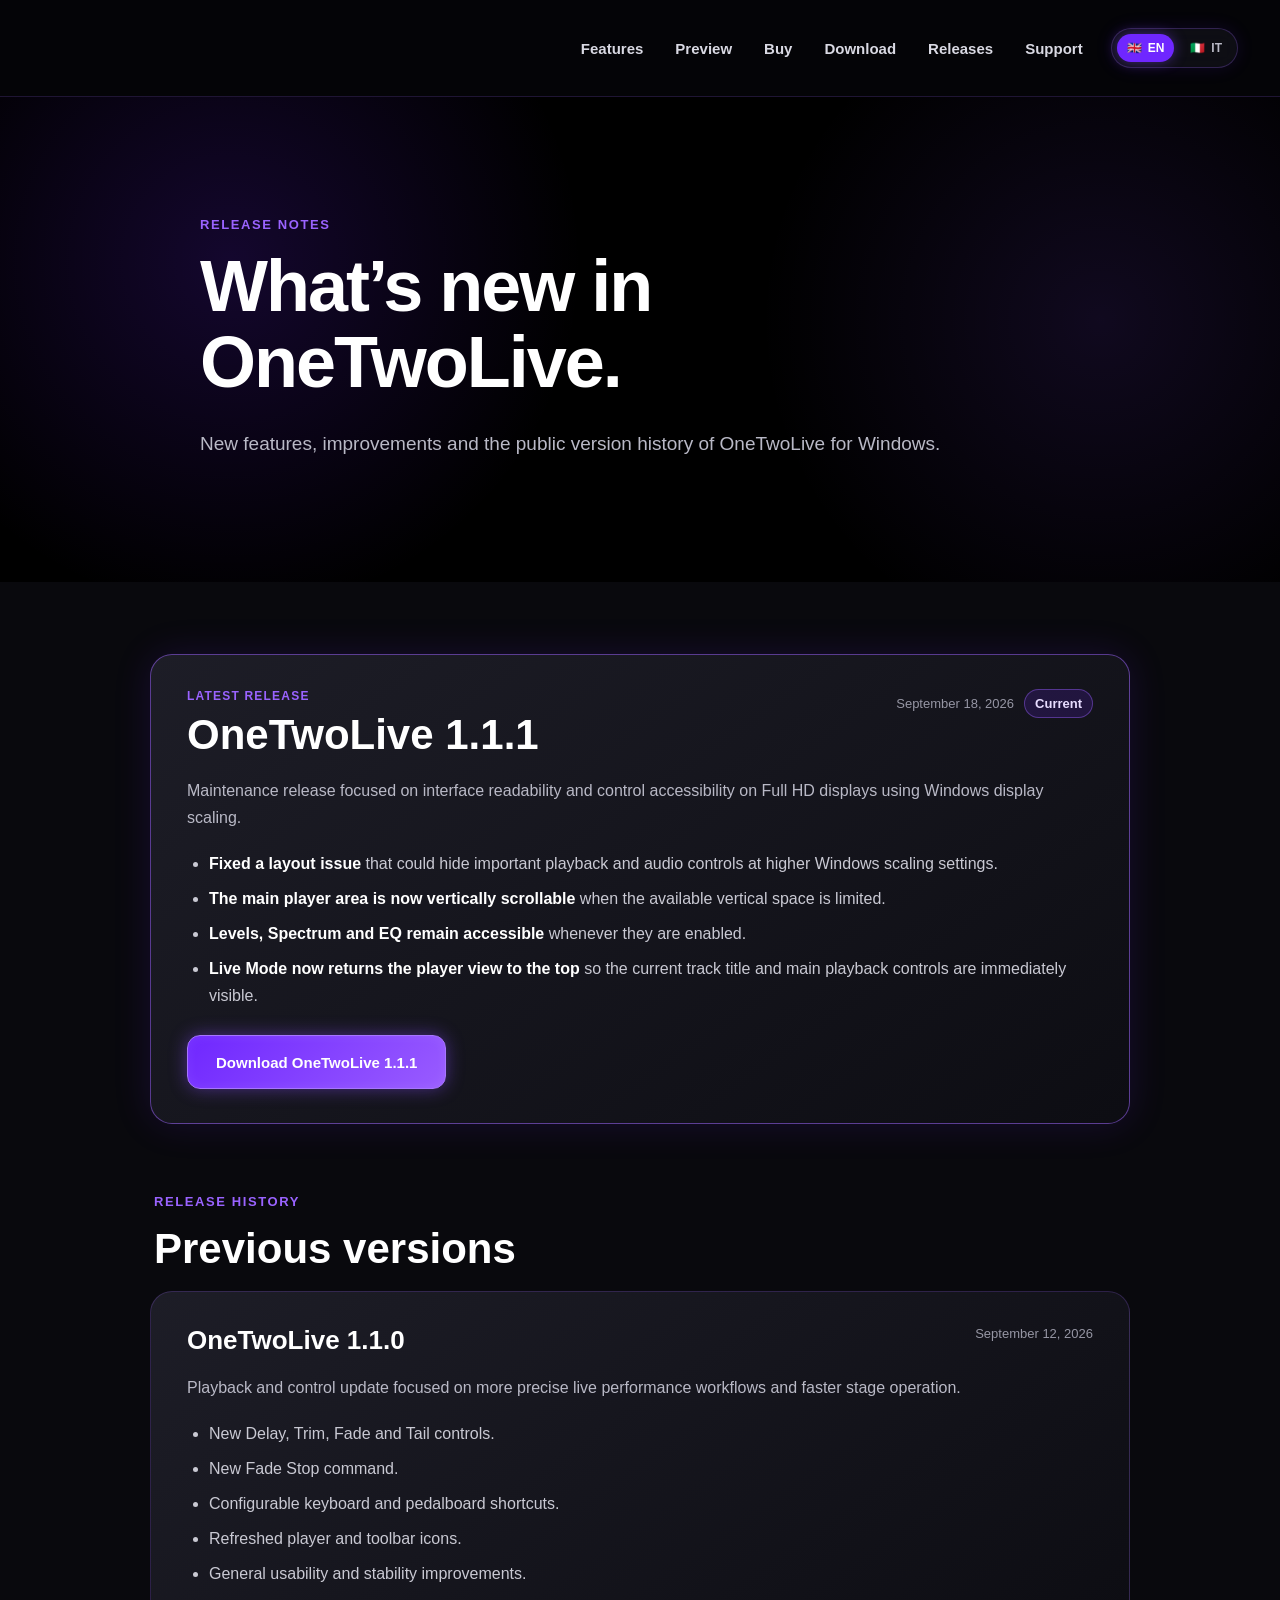
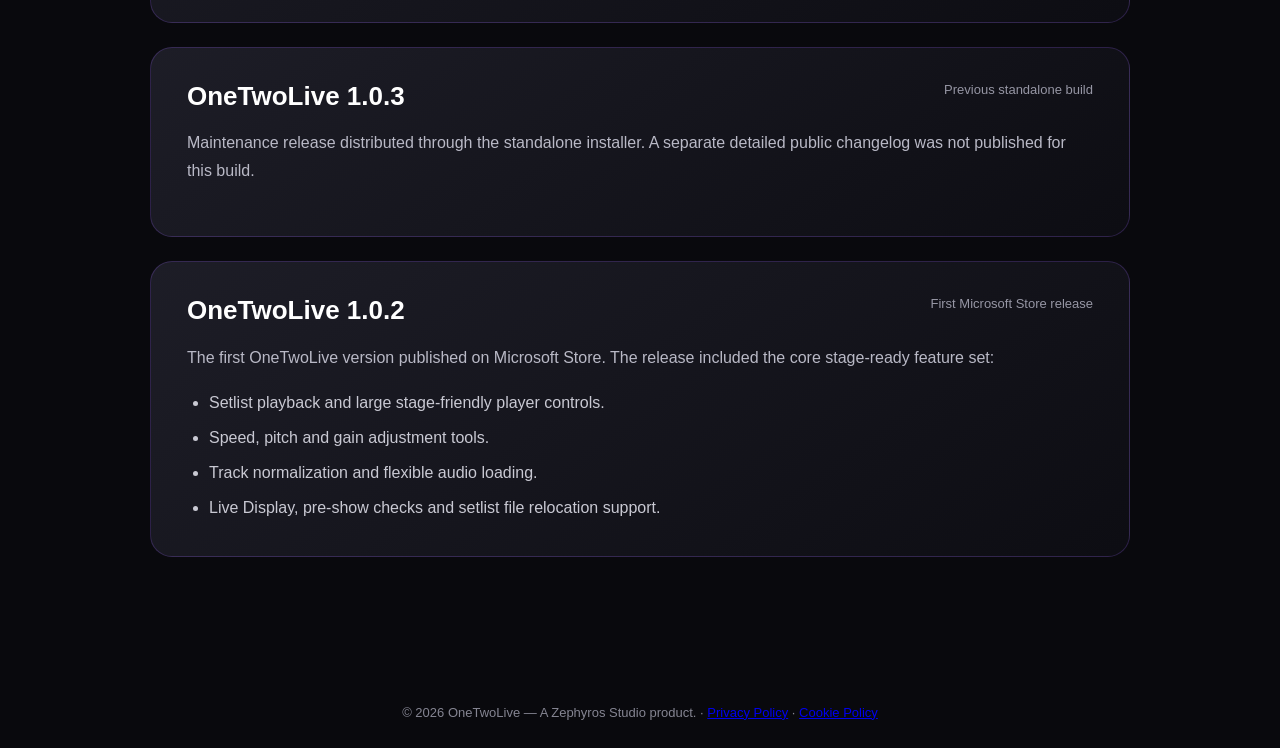
<file: releases/index.html>
<!DOCTYPE html>
<html lang="en">
<head>
  <meta charset="UTF-8">
  <meta name="viewport" content="width=device-width, initial-scale=1.0">
  <meta name="description" content="OneTwoLive release notes and version history. See what’s new in the latest Windows release and review previous versions.">
  <meta property="og:type" content="website">
  <meta property="og:site_name" content="OneTwoLive">
  <meta property="og:title" content="OneTwoLive Release Notes">
  <meta property="og:description" content="What’s new in OneTwoLive 1.1.1 and the complete public release history.">
  <meta property="og:image" content="https://onetwolive.com/images/onetwolive-promo-square.png">
  <link rel="canonical" href="https://onetwolive.com/releases/">
  <link rel="alternate" hreflang="en" href="https://onetwolive.com/releases/">
  <link rel="alternate" hreflang="it" href="https://onetwolive.com/it/releases/">
  <link rel="alternate" hreflang="x-default" href="https://onetwolive.com/releases/">
  <title>OneTwoLive Release Notes</title>
  <link rel="icon" href="../images/OneTwoLive_icon.ico" type="image/x-icon">
  <link rel="stylesheet" href="../styles.css">
</head>
<body>
<header class="site-header site-header-static">
  <div class="header-actions">
    <nav class="main-nav" aria-label="Main navigation">
      <a href="../index.html#features">Features</a>
      <a href="../index.html#preview">Preview</a>
      <a href="../buy/">Buy</a>
      <a href="../download/">Download</a>
      <a href="../releases/">Releases</a>
      <a href="../index.html#support">Support</a>
    </nav>
    <div class="language-switcher" aria-label="Language selector">
      <a class="language-link active" href="index.html" lang="en" aria-current="page"><span aria-hidden="true">🇬🇧</span> EN</a>
      <a class="language-link" href="../it/releases/" lang="it"><span aria-hidden="true">🇮🇹</span> IT</a>
    </div>
  </div>
</header>
<main>
  <section class="page-hero release-page-hero">
    <div class="section-container narrow-page">
      <p class="section-label">Release notes</p>
      <h1>What’s new in OneTwoLive.</h1>
      <p class="section-intro">New features, improvements and the public version history of OneTwoLive for Windows.</p>
    </div>
  </section>

  <section class="release-section">
    <div class="section-container release-layout">
      <article class="release-card release-card-latest">
        <div class="release-card-header">
          <div>
            <p class="release-kicker">Latest release</p>
            <h2>OneTwoLive 1.1.1</h2>
          </div>
          <div class="release-meta"><span>September 18, 2026</span><span class="release-badge">Current</span></div>
        </div>
        <p class="release-summary">Maintenance release focused on interface readability and control accessibility on Full HD displays using Windows display scaling.</p>
        <ul class="release-list">
          <li><strong>Fixed a layout issue</strong> that could hide important playback and audio controls at higher Windows scaling settings.</li>
          <li><strong>The main player area is now vertically scrollable</strong> when the available vertical space is limited.</li>
          <li><strong>Levels, Spectrum and EQ remain accessible</strong> whenever they are enabled.</li>
          <li><strong>Live Mode now returns the player view to the top</strong> so the current track title and main playback controls are immediately visible.</li>
        </ul>
        <div class="release-actions">
          <a class="primary-button" href="../download/">Download OneTwoLive 1.1.1</a>
        </div>
      </article>

      <div class="release-history-heading">
        <p class="section-label">Release history</p>
        <h2>Previous versions</h2>
      </div>

      <article class="release-card">
        <div class="release-card-header">
          <div><h3>OneTwoLive 1.1.0</h3></div>
          <div class="release-meta"><span>September 12, 2026</span></div>
        </div>
        <p class="release-summary">Playback and control update focused on more precise live performance workflows and faster stage operation.</p>
        <ul class="release-list compact-release-list">
          <li>New Delay, Trim, Fade and Tail controls.</li>
          <li>New Fade Stop command.</li>
          <li>Configurable keyboard and pedalboard shortcuts.</li>
          <li>Refreshed player and toolbar icons.</li>
          <li>General usability and stability improvements.</li>
        </ul>
      </article>


      <article class="release-card">
        <div class="release-card-header">
          <div><h3>OneTwoLive 1.0.3</h3></div>
          <div class="release-meta"><span>Previous standalone build</span></div>
        </div>
        <p class="release-summary">Maintenance release distributed through the standalone installer. A separate detailed public changelog was not published for this build.</p>
      </article>

      <article class="release-card">
        <div class="release-card-header">
          <div><h3>OneTwoLive 1.0.2</h3></div>
          <div class="release-meta"><span>First Microsoft Store release</span></div>
        </div>
        <p class="release-summary">The first OneTwoLive version published on Microsoft Store. The release included the core stage-ready feature set:</p>
        <ul class="release-list compact-release-list">
          <li>Setlist playback and large stage-friendly player controls.</li>
          <li>Speed, pitch and gain adjustment tools.</li>
          <li>Track normalization and flexible audio loading.</li>
          <li>Live Display, pre-show checks and setlist file relocation support.</li>
        </ul>
      </article>
    </div>
  </section>
</main>
<footer class="site-footer">
  <p>© 2026 OneTwoLive — A Zephyros Studio product. · <a href="/privacy/">Privacy Policy</a> · <a href="/cookie-policy/">Cookie Policy</a></p>
</footer>
</body>
</html>
</file>
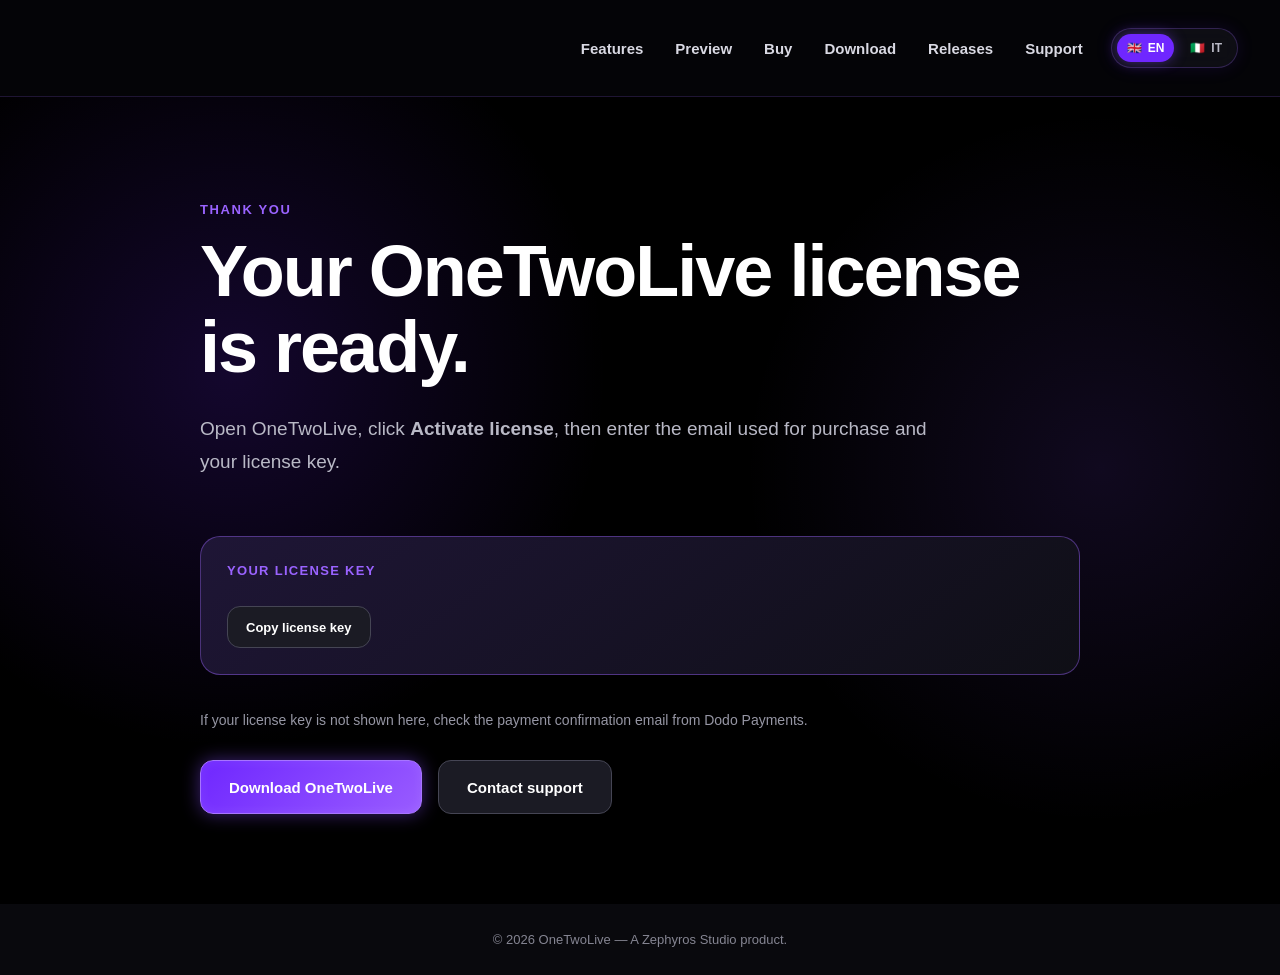
<file: thank-you/index.html>
<!DOCTYPE html>
<html lang="en">
<head>
  <meta charset="UTF-8">
  <meta name="viewport" content="width=device-width, initial-scale=1.0">
  <meta name="description" content="OneTwoLive is a Windows setlist player for musicians and live performers.">
  <meta property="og:type" content="website">
  <meta property="og:site_name" content="OneTwoLive">
  <meta property="og:title" content="Thank you — OneTwoLive">
  <meta property="og:description" content="OneTwoLive is a Windows setlist player for musicians and live performers.">
  <meta property="og:image" content="https://onetwolive.com/images/onetwolive-promo-square.png">
  <title>Thank you — OneTwoLive</title>
  <link rel="icon" href="../images/OneTwoLive_icon.ico" type="image/x-icon">
  <link rel="stylesheet" href="../styles.css">
  <script src="../site-config.js"></script>
</head>
<body>
<header class="site-header site-header-static">
  <div class="header-actions">
    <nav class="main-nav" aria-label="Main navigation">
      <a href="../index.html#features">Features</a>
      <a href="../index.html#preview">Preview</a>
      <a href="../buy/">Buy</a>
      <a href="../download/">Download</a>
      <a href="../releases/">Releases</a>
      <a href="../index.html#support">Support</a>
    </nav>

    <div class="language-switcher" aria-label="Language selector">
      <a class="language-link active" href="index.html" lang="en" aria-current="page"><span aria-hidden="true">🇬🇧</span> EN</a>
      <a class="language-link" href="../it/thank-you/" lang="it"><span aria-hidden="true">🇮🇹</span> IT</a>
    </div>
  </div>
</header>
<main>
  <section class="page-hero compact-page-hero">
    <div class="section-container narrow-page">
      <p class="section-label">Thank you</p>
      <h1>Your OneTwoLive license is ready.</h1>
      <p class="section-intro">Open OneTwoLive, click <strong>Activate license</strong>, then enter the email used for purchase and your license key.</p>
      <div id="license-box" class="license-key-box" hidden>
        <span>Your license key</span>
        <code id="license-key-value"></code>
        <button id="copy-license-button" class="secondary-button small-button" type="button">Copy license key</button>
      </div>
      <p id="thank-you-note" class="page-note">If your license key is not shown here, check the payment confirmation email from Dodo Payments.</p>
      <div class="hero-actions page-actions"><a class="primary-button" href="../download/">Download OneTwoLive</a><a class="secondary-button" href="mailto:support@zephyros-studio.com">Contact support</a></div>
    </div>
  </section>
</main>
<footer class="site-footer">
  <p>© 2026 OneTwoLive — A Zephyros Studio product.</p>
</footer>
<script>
(function () {
  const params = new URLSearchParams(window.location.search);
  const key = params.get("license_key") || params.get("licenseKey") || "";
  const box = document.getElementById("license-box");
  const value = document.getElementById("license-key-value");
  const copyButton = document.getElementById("copy-license-button");
  if (key) { box.hidden = false; value.textContent = key; }
  copyButton.addEventListener("click", async function () {
    if (!value.textContent) return;
    await navigator.clipboard.writeText(value.textContent);
    copyButton.textContent = "Copied";
  });
})();
</script>
</body>
</html>
</file>
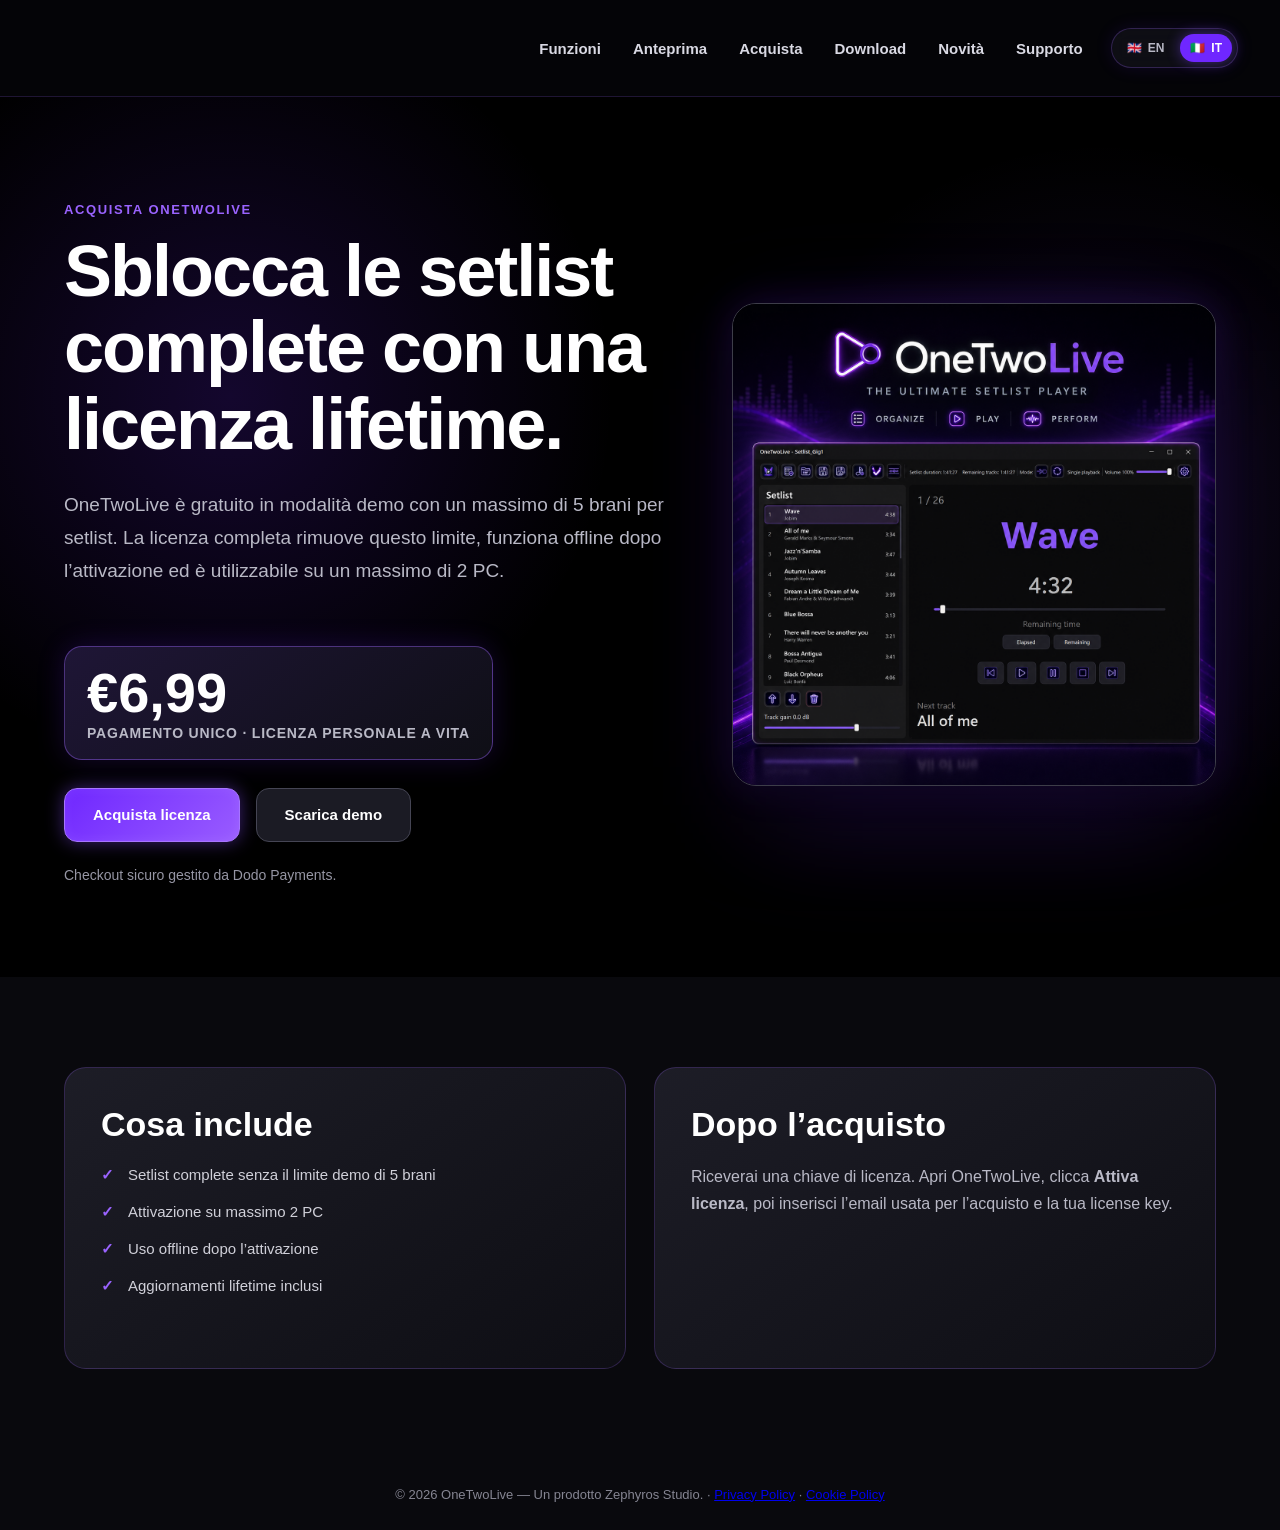
<file: it/buy/index.html>
<!DOCTYPE html>
<html lang="it">
<head>
  <meta charset="UTF-8">
  <meta name="viewport" content="width=device-width, initial-scale=1.0">
  <meta name="description" content="OneTwoLive è un player Windows per setlist pensato per musicisti e performance live.">
  <meta property="og:type" content="website">
  <meta property="og:site_name" content="OneTwoLive">
  <meta property="og:title" content="Acquista OneTwoLive — Licenza lifetime">
  <meta property="og:description" content="OneTwoLive è un player Windows per setlist pensato per musicisti e performance live.">
  <meta property="og:image" content="https://onetwolive.com/images/onetwolive-promo-square.png">
  <link rel="canonical" href="https://onetwolive.com/it/buy/">
<link rel="alternate" hreflang="en" href="https://onetwolive.com/buy/">
<link rel="alternate" hreflang="it" href="https://onetwolive.com/it/buy/">
<link rel="alternate" hreflang="x-default" href="https://onetwolive.com/buy/">
  <title>Acquista OneTwoLive — Licenza lifetime</title>
  <link rel="icon" href="../../images/OneTwoLive_icon.ico" type="image/x-icon">
  <link rel="stylesheet" href="../../styles.css">
  <script src="../../site-config.js"></script>
</head>
<body>
<header class="site-header site-header-static">
  <div class="header-actions">
    <nav class="main-nav" aria-label="Navigazione principale">
      <a href="../index.html#features">Funzioni</a>
      <a href="../index.html#preview">Anteprima</a>
      <a href="../buy/">Acquista</a>
      <a href="../download/">Download</a>
      <a href="../releases/">Novità</a>
      <a href="../index.html#support">Supporto</a>
    </nav>

    <div class="language-switcher" aria-label="Selezione lingua">
      <a class="language-link" href="../../buy/" lang="en"><span aria-hidden="true">🇬🇧</span> EN</a>
      <a class="language-link active" href="index.html" lang="it" aria-current="page"><span aria-hidden="true">🇮🇹</span> IT</a>
    </div>
  </div>
</header>
<main>
  <section class="page-hero compact-page-hero">
    <div class="section-container page-hero-grid">
      <div>
        <p class="section-label">Acquista OneTwoLive</p>
        <h1>Sblocca le setlist complete con una licenza lifetime.</h1>
        <p class="section-intro">
          OneTwoLive è gratuito in modalità demo con un massimo di 5 brani per setlist. La licenza completa rimuove questo limite, funziona offline dopo l’attivazione ed è utilizzabile su un massimo di 2 PC.
        </p>
        <div class="license-price-card">
          <span class="price-main">€6,99</span>
          <span class="price-note">pagamento unico · licenza personale a vita</span>
        </div>
        <div class="hero-actions page-actions">
          <a id="dodo-checkout-button" class="primary-button" href="#" aria-disabled="true">Acquista licenza</a>
          <a class="secondary-button" href="../download/">Scarica demo</a>
        </div>
        <p id="checkout-status" class="page-note">Link di checkout non ancora configurato. Sostituisci il Dodo Product ID in <code>site-config.js</code>.</p>
      </div>
      <div class="promo-card">
        <img src="../../images/onetwolive-promo-square.png" alt="Immagine promozionale OneTwoLive">
      </div>
    </div>
  </section>
  <section class="info-section">
    <div class="section-container info-grid">
      <article class="info-card"><h2>Cosa include</h2><ul class="buy-benefits"><li>Setlist complete senza il limite demo di 5 brani</li><li>Attivazione su massimo 2 PC</li><li>Uso offline dopo l’attivazione</li><li>Aggiornamenti lifetime inclusi</li></ul></article>
      <article class="info-card"><h2>Dopo l’acquisto</h2><p>Riceverai una chiave di licenza. Apri OneTwoLive, clicca <strong>Attiva licenza</strong>, poi inserisci l’email usata per l’acquisto e la tua license key.</p></article>
    </div>
  </section>
</main>
<footer class="site-footer">
 <p>
    © 2026 OneTwoLive — Un prodotto Zephyros Studio.
    · <a href="/it/privacy/">Privacy Policy</a>
    · <a href="/it/cookie-policy/">Cookie Policy</a>
  </p>
</footer>
<script>
(function () {
  const config = window.OneTwoLiveConfig || {};
  const productId = config.dodoProductId || "";
  const button = document.getElementById("dodo-checkout-button");
  const status = document.getElementById("checkout-status");
  const isPlaceholder = !productId || productId === "PASTE_DODO_PRODUCT_ID_HERE";
  if (isPlaceholder) return;
  const redirectUrl = "https://onetwolive.com/it/thank-you/";
  const params = new URLSearchParams({
    quantity: "1",
    redirect_url: redirectUrl,
    paymentCurrency: "EUR",
    showCurrencySelector: "false"
  });
  button.href = `${config.checkoutBaseUrl || "https://checkout.dodopayments.com/buy/"}${encodeURIComponent(productId)}?${params.toString()}`;
  button.removeAttribute("aria-disabled");
  status.textContent = "Checkout sicuro gestito da Dodo Payments.";
})();
</script>
</body>
</html>
</file>
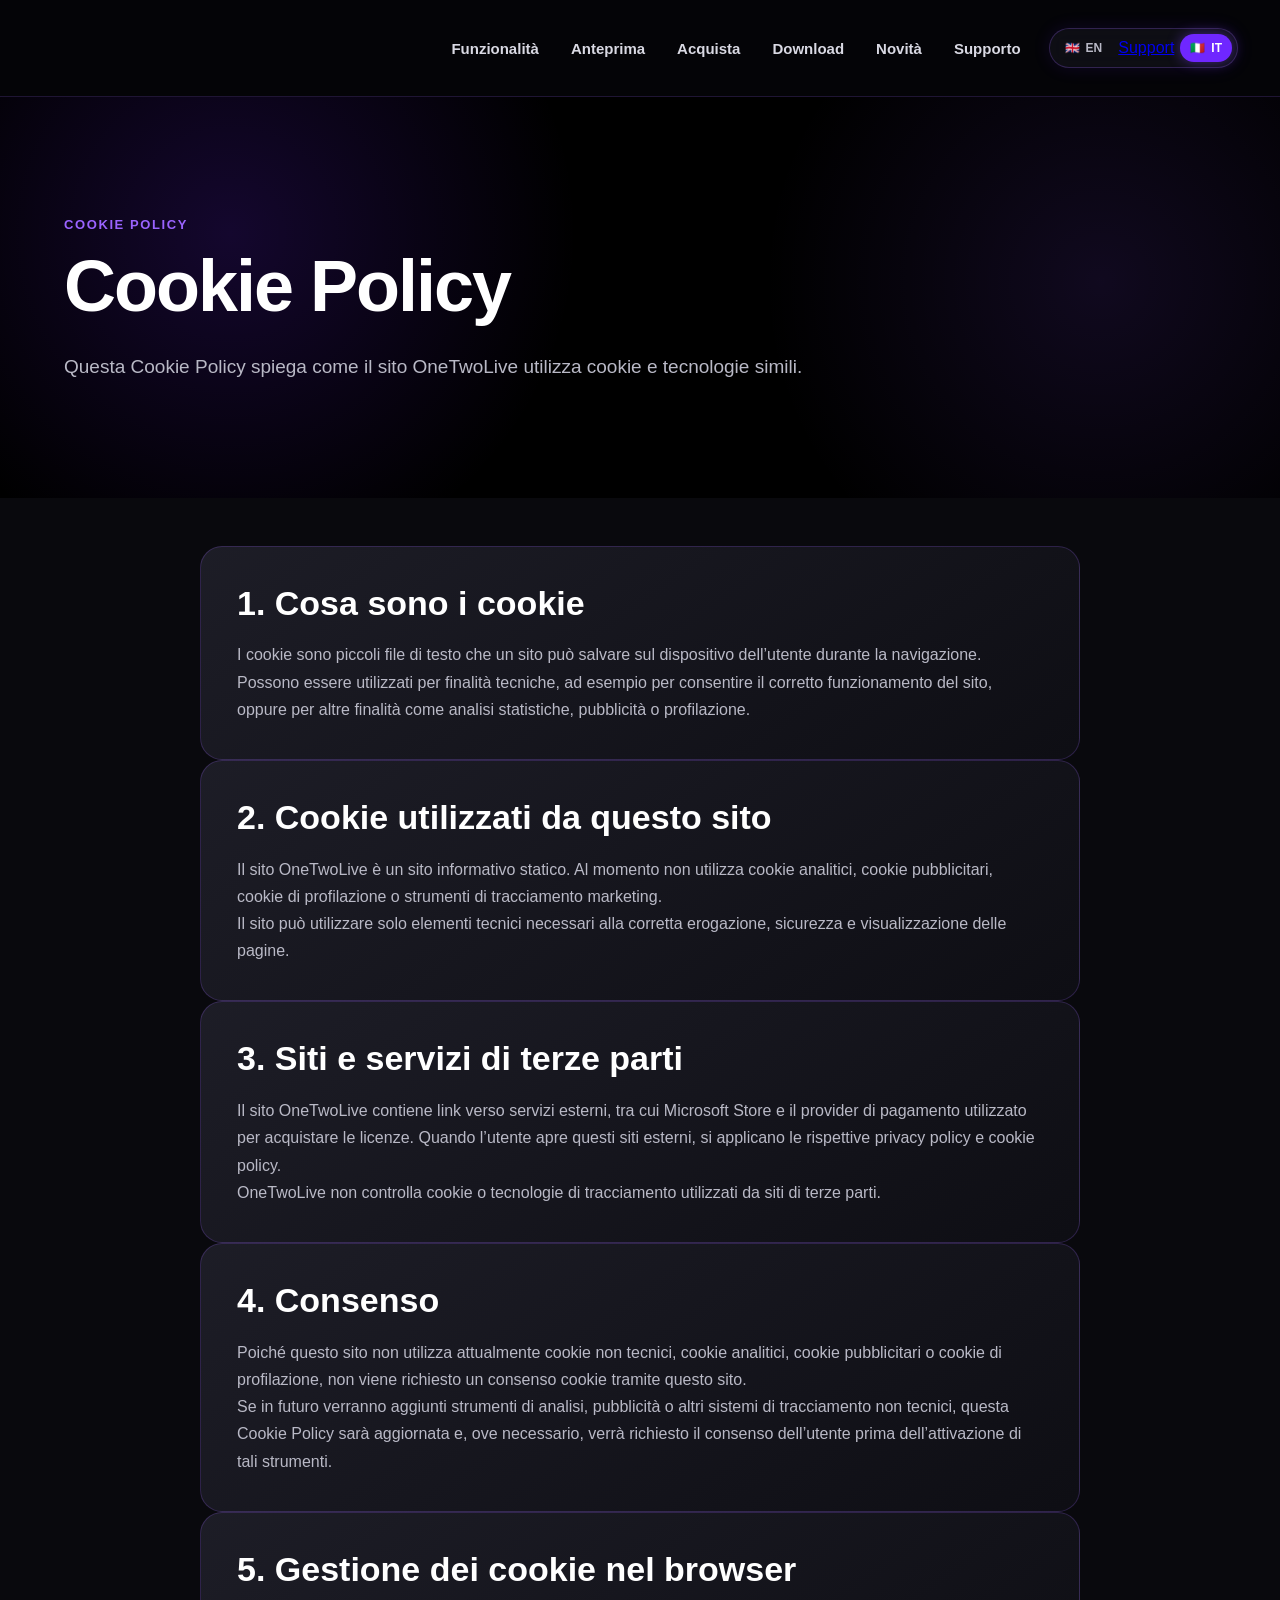
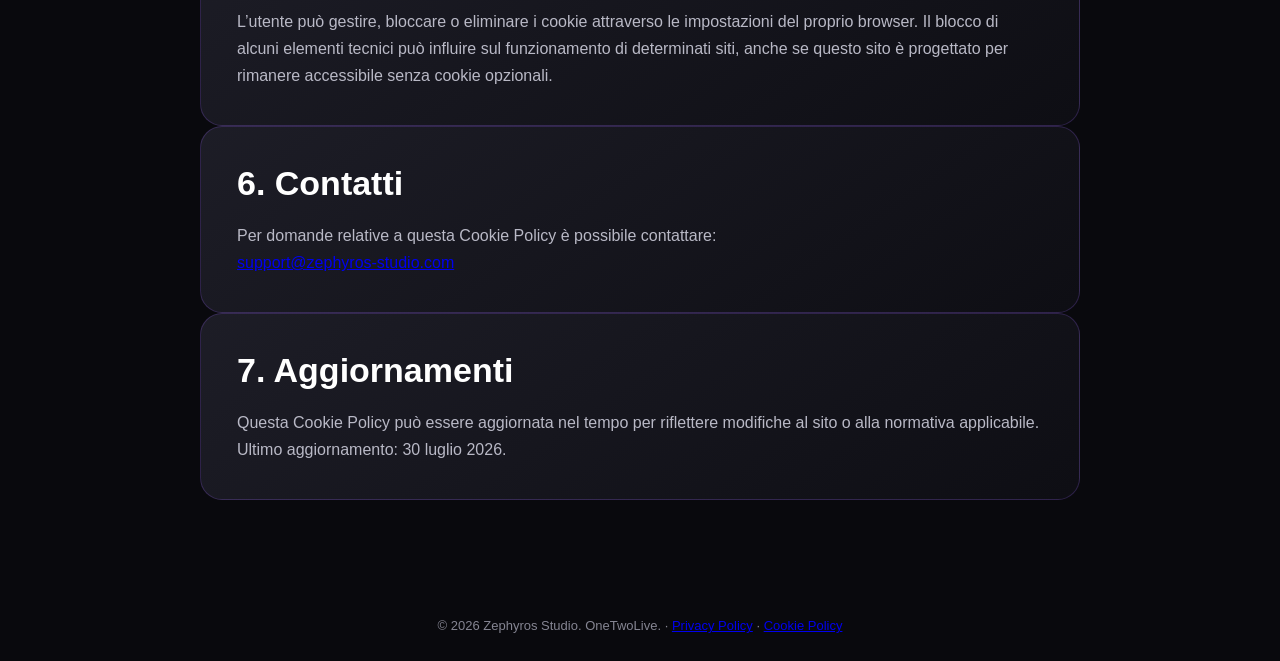
<file: it/cookie-policy/index.html>
<!DOCTYPE html>
<html lang="it">
<head>
  <meta charset="UTF-8">
  <meta name="viewport" content="width=device-width, initial-scale=1.0">

  <meta name="description" content="Cookie Policy di OneTwoLive. Informazioni sull’uso di cookie tecnici e link esterni nel sito OneTwoLive.">

  <meta property="og:type" content="website">
  <meta property="og:site_name" content="OneTwoLive">
  <meta property="og:locale" content="it_IT">
  <meta property="og:title" content="OneTwoLive | Cookie Policy">
  <meta property="og:description" content="Cookie Policy del sito OneTwoLive.">
  <meta property="og:image" content="https://onetwolive.com/images/onetwolive-promo-square.png">

  <link rel="canonical" href="https://onetwolive.com/it/cookie-policy/">
  <link rel="alternate" hreflang="en" href="https://onetwolive.com/cookie-policy/">
  <link rel="alternate" hreflang="it" href="https://onetwolive.com/it/cookie-policy/">
  <link rel="alternate" hreflang="x-default" href="https://onetwolive.com/cookie-policy/">

  <title>OneTwoLive | Cookie Policy</title>

  <link rel="icon" href="../../images/OneTwoLive_icon.ico" type="image/x-icon">
  <link rel="stylesheet" href="../../styles.css">
</head>

<body>
<header class="site-header site-header-static">
  <div class="header-actions">
    <nav class="main-nav" aria-label="Navigazione principale">
      <a href="../index.html#features">Funzionalità</a>
      <a href="../index.html#preview">Anteprima</a>
      <a href="../buy/">Acquista</a>
      <a href="../download/">Download</a>
      <a href="../releases/">Novità</a>
      <a href="../index.html#support">Supporto</a>
    </nav>

    <div class="language-switcher" aria-label="Selezione lingua">
      <a class="language-link" href="../../cookie-policy/" lang="en">
        <span aria-hidden="true">🇬🇧</span>
        EN
      </a>
 <a href="../index.html#support">Support      <a class="language-link active" href="index.html" lang="it" aria-current="page">
        <span aria-hidden="true">🇮🇹</span>
        IT
      </a>
    </div>
  </div>
</header>

<main>
  <section class="page-hero compact-page-hero legal-page-hero">
    <div class="section-container">
      <p class="section-label">Cookie Policy</p>
      <h1>Cookie Policy</h1>
      <p class="section-intro">
        Questa Cookie Policy spiega come il sito OneTwoLive utilizza cookie e tecnologie simili.
      </p>
    </div>
  </section>

  <section class="info-section">
    <div class="section-container narrow-page">
      <article class="info-card">
        <h2>1. Cosa sono i cookie</h2>
        <p>
          I cookie sono piccoli file di testo che un sito può salvare sul dispositivo dell’utente durante la navigazione.
          Possono essere utilizzati per finalità tecniche, ad esempio per consentire il corretto funzionamento del sito,
          oppure per altre finalità come analisi statistiche, pubblicità o profilazione.
        </p>
      </article>

      <article class="info-card">
        <h2>2. Cookie utilizzati da questo sito</h2>
        <p>
          Il sito OneTwoLive è un sito informativo statico. Al momento non utilizza cookie analitici,
          cookie pubblicitari, cookie di profilazione o strumenti di tracciamento marketing.
        </p>
        <p>
          Il sito può utilizzare solo elementi tecnici necessari alla corretta erogazione, sicurezza e visualizzazione
          delle pagine.
        </p>
      </article>

      <article class="info-card">
        <h2>3. Siti e servizi di terze parti</h2>
        <p>
          Il sito OneTwoLive contiene link verso servizi esterni, tra cui Microsoft Store e il provider di pagamento
          utilizzato per acquistare le licenze. Quando l’utente apre questi siti esterni, si applicano le rispettive
          privacy policy e cookie policy.
        </p>
        <p>
          OneTwoLive non controlla cookie o tecnologie di tracciamento utilizzati da siti di terze parti.
        </p>
      </article>

      <article class="info-card">
        <h2>4. Consenso</h2>
        <p>
          Poiché questo sito non utilizza attualmente cookie non tecnici, cookie analitici, cookie pubblicitari o
          cookie di profilazione, non viene richiesto un consenso cookie tramite questo sito.
        </p>
        <p>
          Se in futuro verranno aggiunti strumenti di analisi, pubblicità o altri sistemi di tracciamento non tecnici,
          questa Cookie Policy sarà aggiornata e, ove necessario, verrà richiesto il consenso dell’utente prima
          dell’attivazione di tali strumenti.
        </p>
      </article>

      <article class="info-card">
        <h2>5. Gestione dei cookie nel browser</h2>
        <p>
          L’utente può gestire, bloccare o eliminare i cookie attraverso le impostazioni del proprio browser.
          Il blocco di alcuni elementi tecnici può influire sul funzionamento di determinati siti, anche se questo
          sito è progettato per rimanere accessibile senza cookie opzionali.
        </p>
      </article>

      <article class="info-card">
        <h2>6. Contatti</h2>
        <p>
          Per domande relative a questa Cookie Policy è possibile contattare:
        </p>
        <p>
          <a href="mailto:support@zephyros-studio.com">support@zephyros-studio.com</a>
        </p>
      </article>

      <article class="info-card">
        <h2>7. Aggiornamenti</h2>
        <p>
          Questa Cookie Policy può essere aggiornata nel tempo per riflettere modifiche al sito o alla normativa
          applicabile.
        </p>
        <p>
          Ultimo aggiornamento: 30 luglio 2026.
        </p>
      </article>
    </div>
  </section>
</main>

<footer class="site-footer">
  <p>
    © 2026 Zephyros Studio. OneTwoLive.
    · <a href="/it/privacy/">Privacy Policy</a>
    · <a href="/it/cookie-policy/">Cookie Policy</a>
  </p>
</footer>
</body>
</html>
</file>
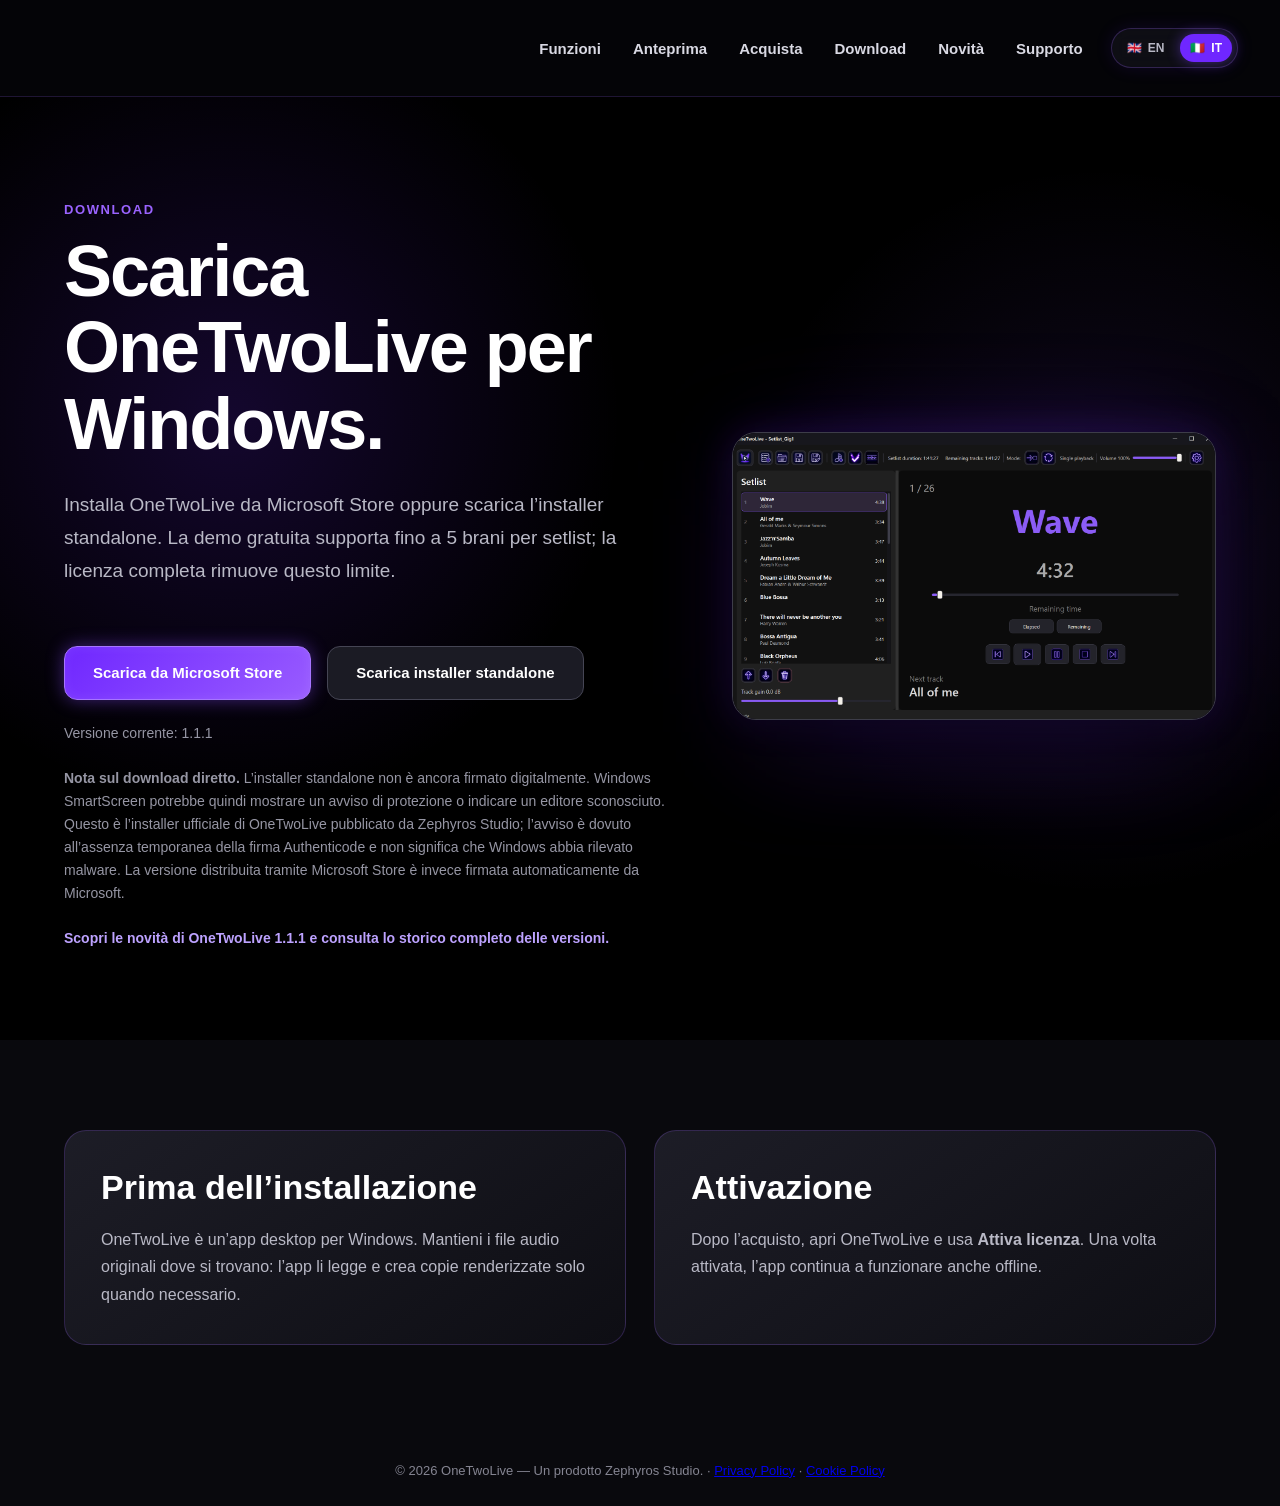
<file: it/download/index.html>
<!DOCTYPE html>
<html lang="it">
<head>
  <meta charset="UTF-8">
  <meta name="viewport" content="width=device-width, initial-scale=1.0">
  <meta name="description" content="OneTwoLive è un player Windows per setlist pensato per musicisti e performance live.">
  <meta property="og:type" content="website">
  <meta property="og:site_name" content="OneTwoLive">
  <meta property="og:title" content="Scarica OneTwoLive per Windows">
  <meta property="og:description" content="OneTwoLive è un player Windows per setlist pensato per musicisti e performance live.">
  <meta property="og:image" content="https://onetwolive.com/images/onetwolive-promo-square.png">
  <link rel="canonical" href="https://onetwolive.com/it/download/">
<link rel="alternate" hreflang="en" href="https://onetwolive.com/download/">
<link rel="alternate" hreflang="it" href="https://onetwolive.com/it/download/">
<link rel="alternate" hreflang="x-default" href="https://onetwolive.com/download/">
  <title>Scarica OneTwoLive per Windows</title>
  <link rel="icon" href="../../images/OneTwoLive_icon.ico" type="image/x-icon">
  <link rel="stylesheet" href="../../styles.css">
  <script src="../../site-config.js?v=1.1.1"></script>
</head>
<body>
<header class="site-header site-header-static">
  <div class="header-actions">
    <nav class="main-nav" aria-label="Navigazione principale">
      <a href="../index.html#features">Funzioni</a>
      <a href="../index.html#preview">Anteprima</a>
      <a href="../buy/">Acquista</a>
      <a href="../download/">Download</a>
      <a href="../releases/">Novità</a>
      <a href="../index.html#support">Supporto</a>
    </nav>

    <div class="language-switcher" aria-label="Selezione lingua">
      <a class="language-link" href="../../download/" lang="en"><span aria-hidden="true">🇬🇧</span> EN</a>
      <a class="language-link active" href="index.html" lang="it" aria-current="page"><span aria-hidden="true">🇮🇹</span> IT</a>
    </div>
  </div>
</header>
<main>
  <section class="page-hero compact-page-hero">
    <div class="section-container page-hero-grid">
      <div>
        <p class="section-label">Download</p>
        <h1>Scarica OneTwoLive per Windows.</h1>
        <p class="section-intro">
  Installa OneTwoLive da Microsoft Store oppure scarica l’installer standalone.
  La demo gratuita supporta fino a 5 brani per setlist; la licenza completa rimuove questo limite.
</p>

<div class="hero-actions page-actions">
  <a
    class="primary-button"
    href="https://apps.microsoft.com/detail/9PFRFD6CL703"
    target="_blank"
    rel="noopener"
  >
    Scarica da Microsoft Store
  </a>

  <a
    id="download-button"
    class="secondary-button"
    href="#"
    aria-disabled="true"
  >
    Scarica installer standalone
  </a>
</div>

<p id="download-status" class="page-note">
  La versione Microsoft Store è consigliata per la maggior parte degli utenti. È disponibile anche l’installer standalone.
</p>
<p class="page-note">
  <strong>Nota sul download diretto.</strong>
  L’installer standalone non è ancora firmato digitalmente. Windows SmartScreen potrebbe quindi mostrare un avviso di protezione o indicare un editore sconosciuto. Questo è l’installer ufficiale di OneTwoLive pubblicato da Zephyros Studio; l’avviso è dovuto all’assenza temporanea della firma Authenticode e non significa che Windows abbia rilevato malware. La versione distribuita tramite Microsoft Store è invece firmata automaticamente da Microsoft.
</p>
<p class="page-note release-link-note">
  <a href="../releases/">Scopri le novità di OneTwoLive 1.1.1 e consulta lo storico completo delle versioni.</a>
</p>
      </div>
      <div class="promo-card"><img src="../../images/onetwolive-app-screenshot.png" alt="Screenshot dell’applicazione OneTwoLive"></div>
    </div>
  </section>
  <section class="info-section"><div class="section-container info-grid"><article class="info-card"><h2>Prima dell’installazione</h2><p>OneTwoLive è un’app desktop per Windows. Mantieni i file audio originali dove si trovano: l’app li legge e crea copie renderizzate solo quando necessario.</p></article><article class="info-card"><h2>Attivazione</h2><p>Dopo l’acquisto, apri OneTwoLive e usa <strong>Attiva licenza</strong>. Una volta attivata, l’app continua a funzionare anche offline.</p></article></div></section>
</main>
<footer class="site-footer">
  <p>
    © 2026 OneTwoLive — Un prodotto Zephyros Studio.
    · <a href="/it/privacy/">Privacy Policy</a>
    · <a href="/it/cookie-policy/">Cookie Policy</a>
  </p>
</footer>
<script>
(function () {
  const config = window.OneTwoLiveConfig || {};
  const button = document.getElementById("download-button");
  const status = document.getElementById("download-status");
  if (!config.downloadUrl) return;
  button.href = config.downloadUrl;
  button.removeAttribute("aria-disabled");
  status.textContent = `Versione corrente: ${config.releaseVersion || "1.0.0"}`;
})();
</script>
</body>
</html>
</file>
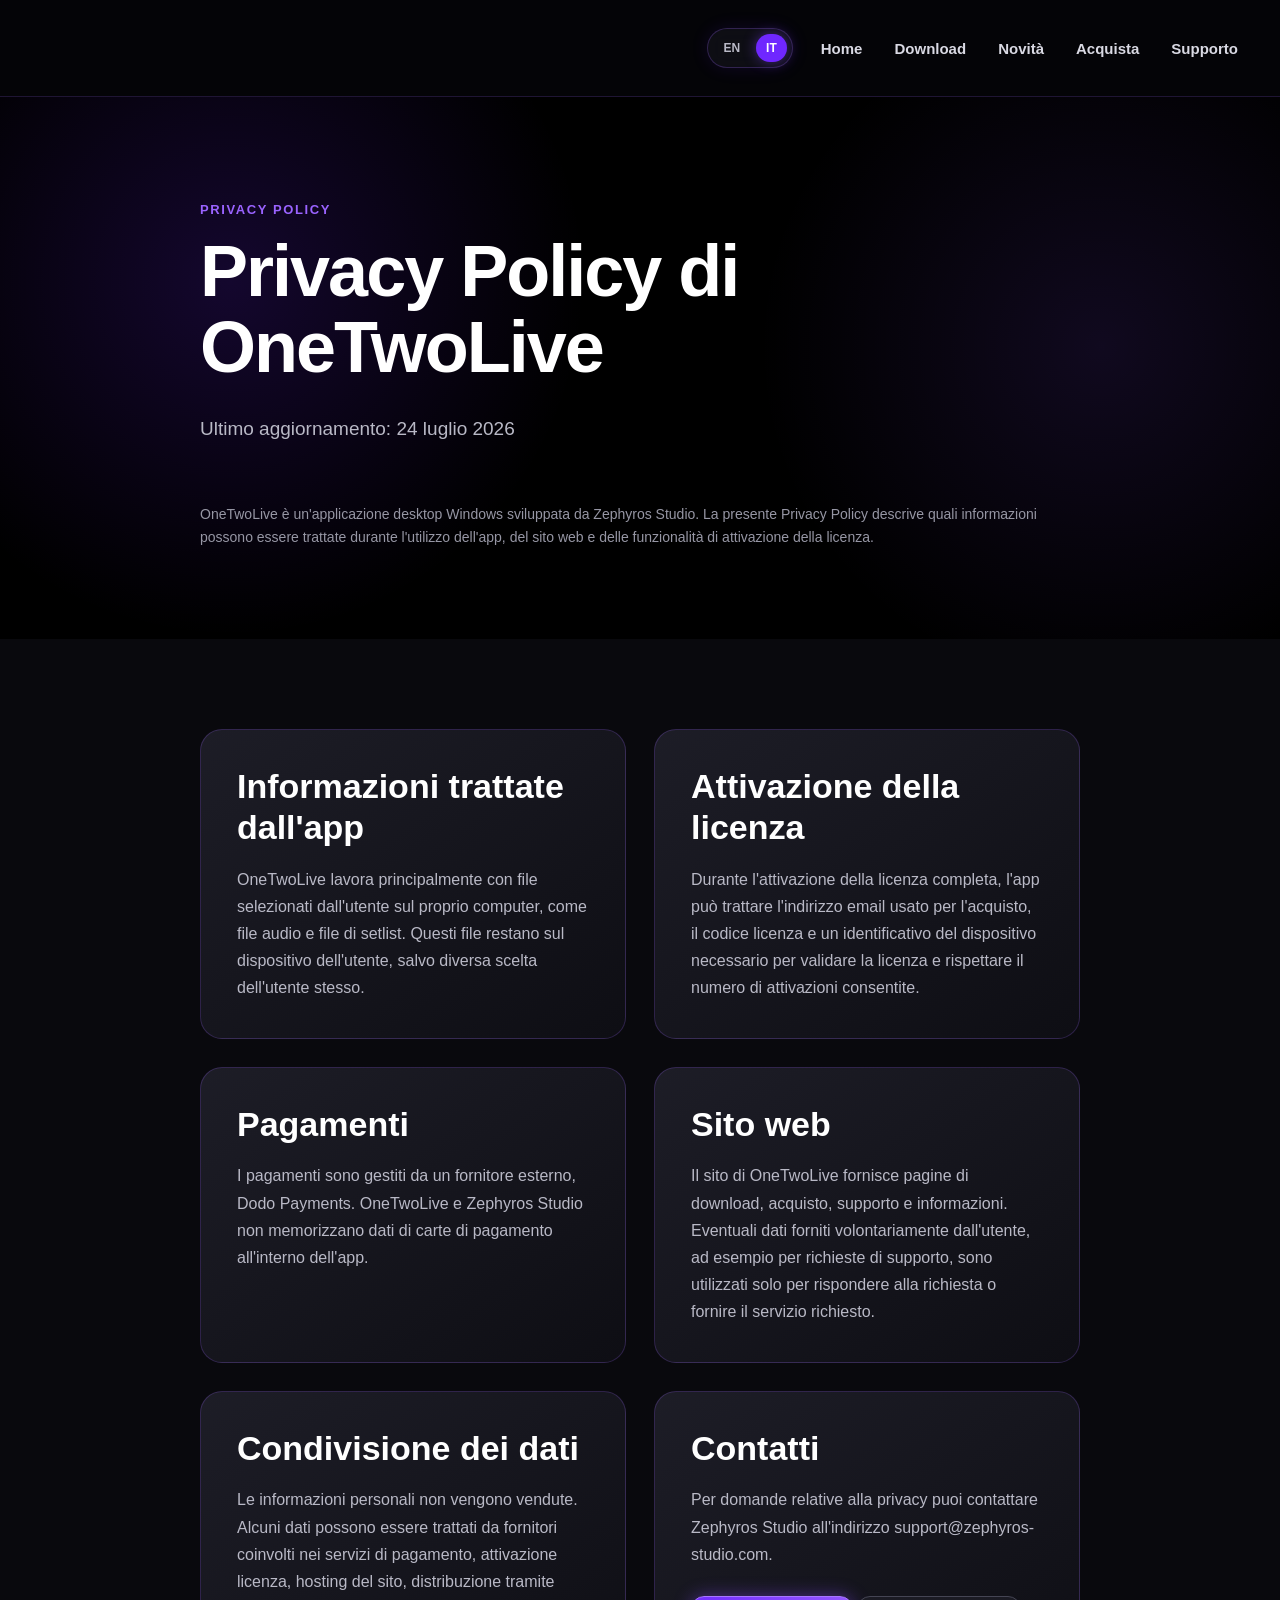
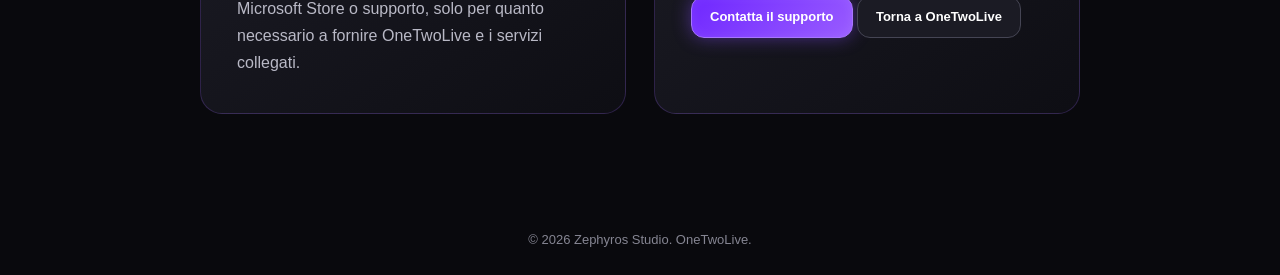
<file: it/privacy/index.html>
<!doctype html>
<html lang="it">
<head>
  <meta charset="utf-8">
  <meta name="viewport" content="width=device-width, initial-scale=1">
  <title>Privacy Policy | OneTwoLive</title>
  <meta name="description" content="Privacy Policy di OneTwoLive.">
  <link rel="stylesheet" href="../../styles.css">
</head>
<body>
  <header class="site-header site-header-static">
    <div class="header-actions">
      <div class="language-switcher" aria-label="Selettore lingua">
        <a class="language-link" href="/privacy/">EN</a>
        <a class="language-link active" href="/it/privacy/">IT</a>
      </div>

      <nav class="main-nav" aria-label="Navigazione principale">
        <a href="/it/">Home</a>
        <a href="/it/download/">Download</a>
        <a href="/it/releases/">Novità</a>
        <a href="/it/buy/">Acquista</a>
        <a href="mailto:support@zephyros-studio.com">Supporto</a>
      </nav>
    </div>
  </header>

  <main>
    <section class="page-hero">
      <div class="section-container narrow-page">
        <p class="section-label">Privacy Policy</p>
        <h1>Privacy Policy di OneTwoLive</h1>
        <p class="section-intro">Ultimo aggiornamento: 24 luglio 2026</p>
        <p class="page-note">
          OneTwoLive è un'applicazione desktop Windows sviluppata da Zephyros Studio.
          La presente Privacy Policy descrive quali informazioni possono essere trattate
          durante l'utilizzo dell'app, del sito web e delle funzionalità di attivazione della licenza.
        </p>
      </div>
    </section>

    <section class="info-section">
      <div class="section-container narrow-page">
        <div class="info-grid">
          <article class="info-card">
            <h2>Informazioni trattate dall'app</h2>
            <p>
              OneTwoLive lavora principalmente con file selezionati dall'utente sul proprio computer,
              come file audio e file di setlist. Questi file restano sul dispositivo dell'utente,
              salvo diversa scelta dell'utente stesso.
            </p>
          </article>

          <article class="info-card">
            <h2>Attivazione della licenza</h2>
            <p>
              Durante l'attivazione della licenza completa, l'app può trattare l'indirizzo email usato
              per l'acquisto, il codice licenza e un identificativo del dispositivo necessario per
              validare la licenza e rispettare il numero di attivazioni consentite.
            </p>
          </article>

          <article class="info-card">
            <h2>Pagamenti</h2>
            <p>
              I pagamenti sono gestiti da un fornitore esterno, Dodo Payments. OneTwoLive e
              Zephyros Studio non memorizzano dati di carte di pagamento all'interno dell'app.
            </p>
          </article>

          <article class="info-card">
            <h2>Sito web</h2>
            <p>
              Il sito di OneTwoLive fornisce pagine di download, acquisto, supporto e informazioni.
              Eventuali dati forniti volontariamente dall'utente, ad esempio per richieste di supporto,
              sono utilizzati solo per rispondere alla richiesta o fornire il servizio richiesto.
            </p>
          </article>

          <article class="info-card">
            <h2>Condivisione dei dati</h2>
            <p>
              Le informazioni personali non vengono vendute. Alcuni dati possono essere trattati da
              fornitori coinvolti nei servizi di pagamento, attivazione licenza, hosting del sito,
              distribuzione tramite Microsoft Store o supporto, solo per quanto necessario a fornire
              OneTwoLive e i servizi collegati.
            </p>
          </article>

          <article class="info-card">
            <h2>Contatti</h2>
            <p>
              Per domande relative alla privacy puoi contattare Zephyros Studio all'indirizzo
              support@zephyros-studio.com.
            </p>

            <div class="page-actions">
              <a class="primary-button small-button" href="mailto:support@zephyros-studio.com">
                Contatta il supporto
              </a>
              <a class="secondary-button small-button" href="/it/">
                Torna a OneTwoLive
              </a>
            </div>
          </article>
        </div>
      </div>
    </section>
  </main>

  <footer class="site-footer">
    <p>© 2026 Zephyros Studio. OneTwoLive.</p>
  </footer>
</body>
</html>
</file>
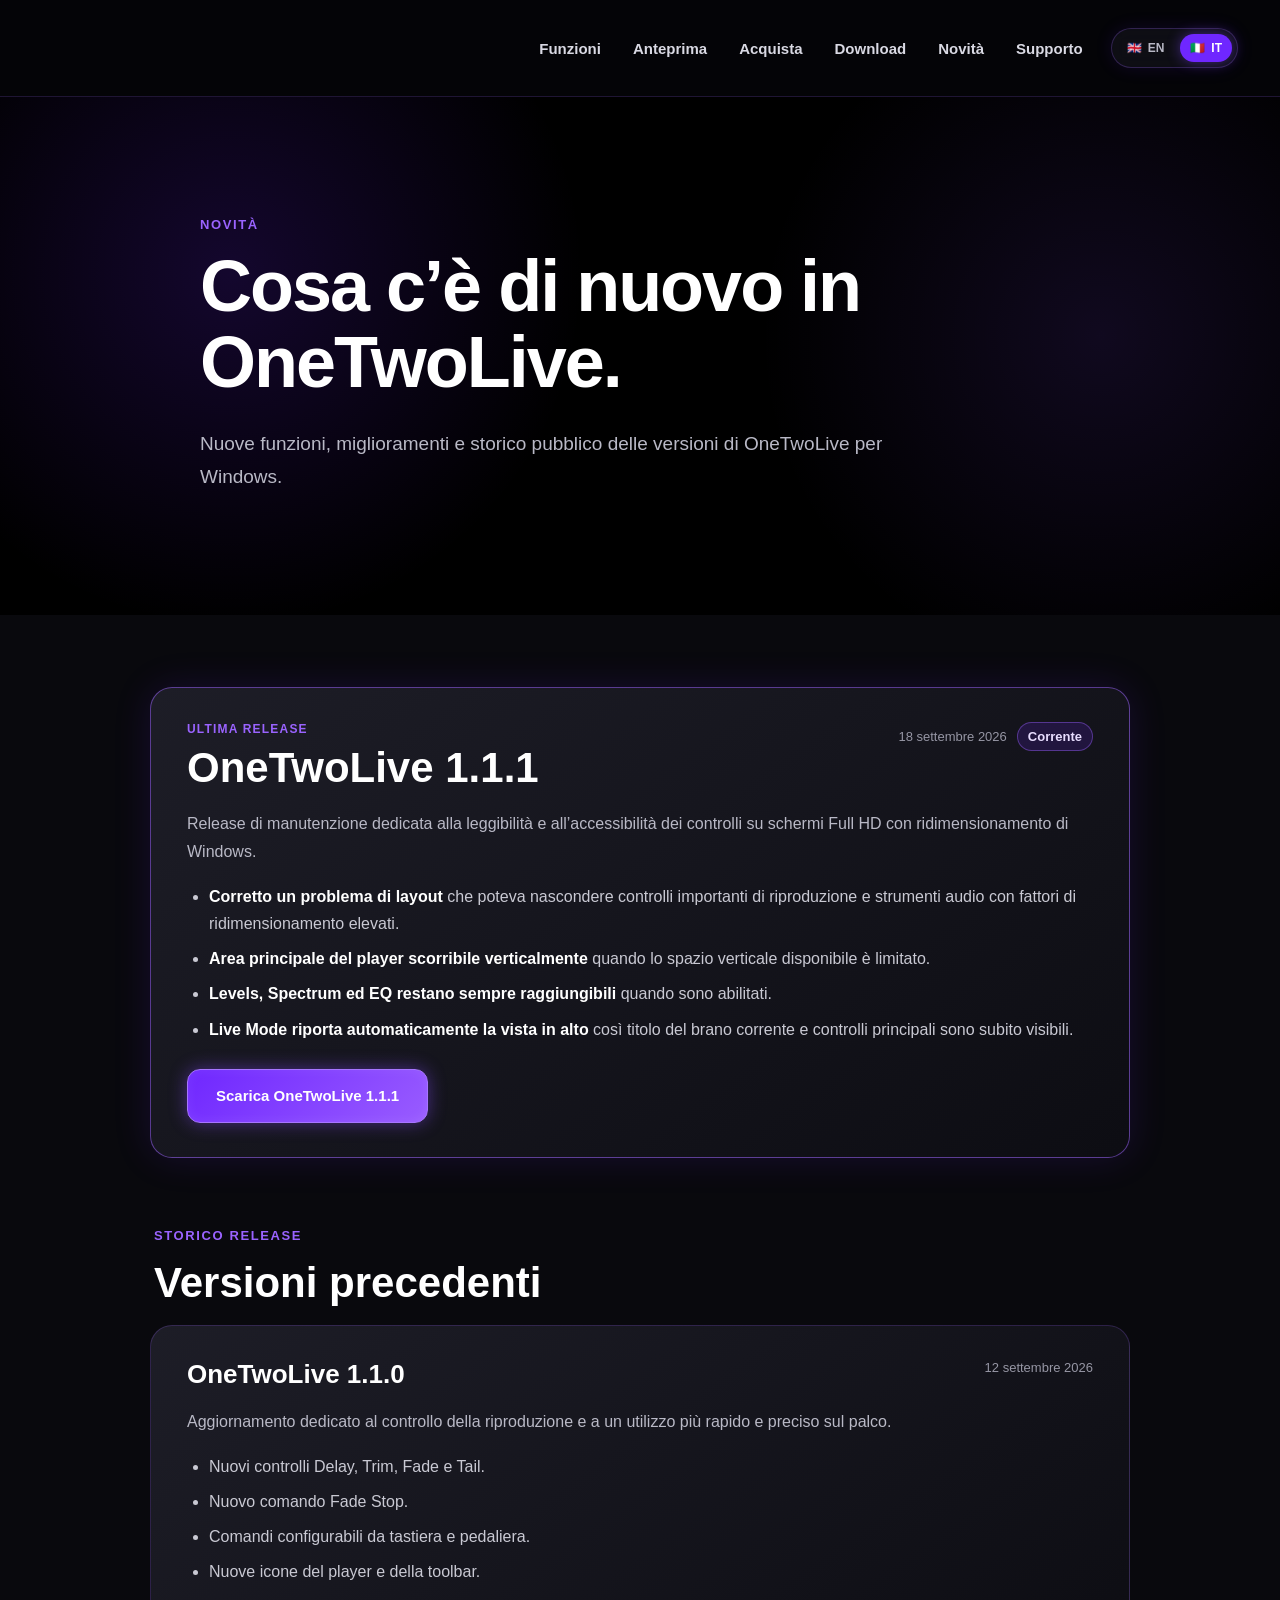
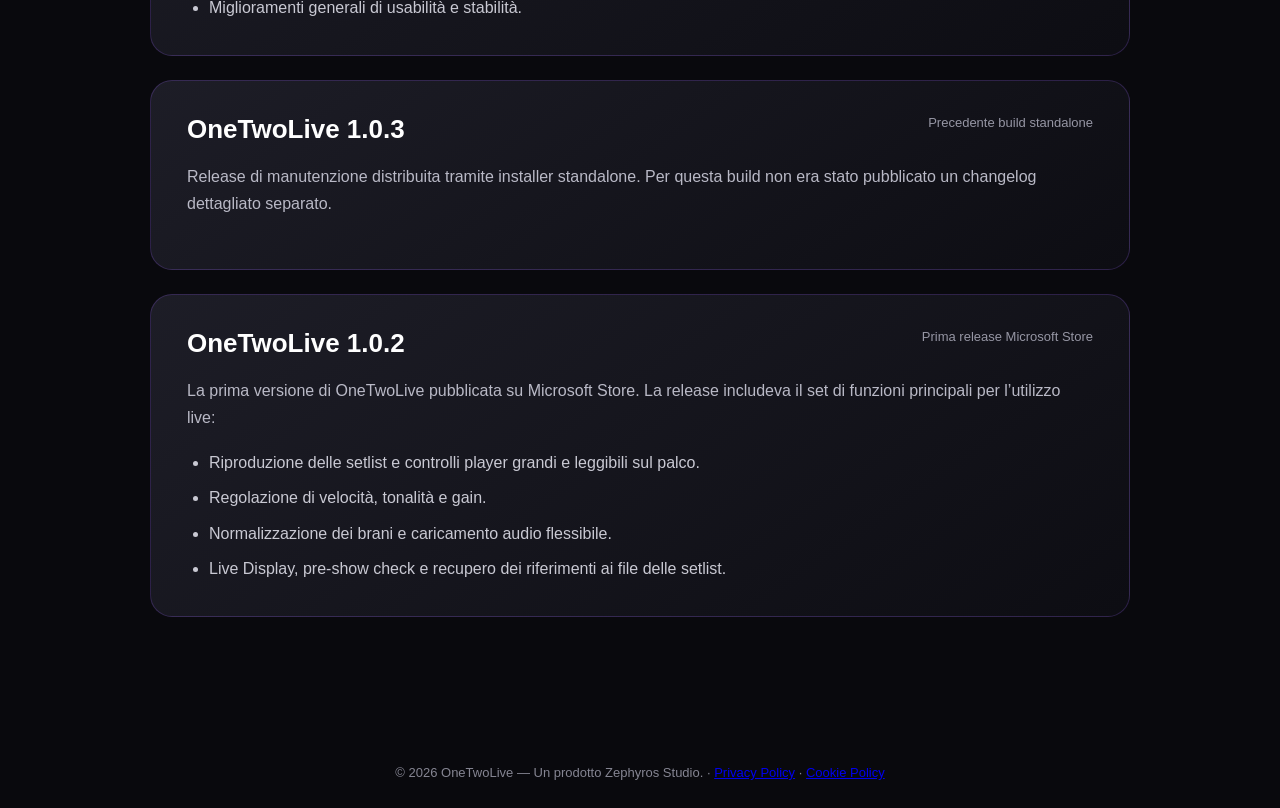
<file: it/releases/index.html>
<!DOCTYPE html>
<html lang="it">
<head>
  <meta charset="UTF-8">
  <meta name="viewport" content="width=device-width, initial-scale=1.0">
  <meta name="description" content="Note di rilascio e storico versioni di OneTwoLive. Scopri le novità dell’ultima release Windows e consulta le versioni precedenti.">
  <meta property="og:type" content="website">
  <meta property="og:site_name" content="OneTwoLive">
  <meta property="og:title" content="OneTwoLive — Novità e storico versioni">
  <meta property="og:description" content="Le novità di OneTwoLive 1.1.1 e lo storico pubblico delle versioni.">
  <meta property="og:image" content="https://onetwolive.com/images/onetwolive-promo-square.png">
  <link rel="canonical" href="https://onetwolive.com/it/releases/">
  <link rel="alternate" hreflang="en" href="https://onetwolive.com/releases/">
  <link rel="alternate" hreflang="it" href="https://onetwolive.com/it/releases/">
  <link rel="alternate" hreflang="x-default" href="https://onetwolive.com/releases/">
  <title>OneTwoLive — Novità e storico versioni</title>
  <link rel="icon" href="../../images/OneTwoLive_icon.ico" type="image/x-icon">
  <link rel="stylesheet" href="../../styles.css">
</head>
<body>
<header class="site-header site-header-static">
  <div class="header-actions">
    <nav class="main-nav" aria-label="Navigazione principale">
      <a href="../index.html#features">Funzioni</a>
      <a href="../index.html#preview">Anteprima</a>
      <a href="../buy/">Acquista</a>
      <a href="../download/">Download</a>
      <a href="../releases/">Novità</a>
      <a href="../index.html#support">Supporto</a>
    </nav>
    <div class="language-switcher" aria-label="Selezione lingua">
      <a class="language-link" href="../../releases/" lang="en"><span aria-hidden="true">🇬🇧</span> EN</a>
      <a class="language-link active" href="index.html" lang="it" aria-current="page"><span aria-hidden="true">🇮🇹</span> IT</a>
    </div>
  </div>
</header>
<main>
  <section class="page-hero release-page-hero">
    <div class="section-container narrow-page">
      <p class="section-label">Novità</p>
      <h1>Cosa c’è di nuovo in OneTwoLive.</h1>
      <p class="section-intro">Nuove funzioni, miglioramenti e storico pubblico delle versioni di OneTwoLive per Windows.</p>
    </div>
  </section>

  <section class="release-section">
    <div class="section-container release-layout">
      <article class="release-card release-card-latest">
        <div class="release-card-header">
          <div>
            <p class="release-kicker">Ultima release</p>
            <h2>OneTwoLive 1.1.1</h2>
          </div>
          <div class="release-meta"><span>18 settembre 2026</span><span class="release-badge">Corrente</span></div>
        </div>
        <p class="release-summary">Release di manutenzione dedicata alla leggibilità e all’accessibilità dei controlli su schermi Full HD con ridimensionamento di Windows.</p>
        <ul class="release-list">
          <li><strong>Corretto un problema di layout</strong> che poteva nascondere controlli importanti di riproduzione e strumenti audio con fattori di ridimensionamento elevati.</li>
          <li><strong>Area principale del player scorribile verticalmente</strong> quando lo spazio verticale disponibile è limitato.</li>
          <li><strong>Levels, Spectrum ed EQ restano sempre raggiungibili</strong> quando sono abilitati.</li>
          <li><strong>Live Mode riporta automaticamente la vista in alto</strong> così titolo del brano corrente e controlli principali sono subito visibili.</li>
        </ul>
        <div class="release-actions">
          <a class="primary-button" href="../download/">Scarica OneTwoLive 1.1.1</a>
        </div>
      </article>

      <div class="release-history-heading">
        <p class="section-label">Storico release</p>
        <h2>Versioni precedenti</h2>
      </div>

      <article class="release-card">
        <div class="release-card-header">
          <div><h3>OneTwoLive 1.1.0</h3></div>
          <div class="release-meta"><span>12 settembre 2026</span></div>
        </div>
        <p class="release-summary">Aggiornamento dedicato al controllo della riproduzione e a un utilizzo più rapido e preciso sul palco.</p>
        <ul class="release-list compact-release-list">
          <li>Nuovi controlli Delay, Trim, Fade e Tail.</li>
          <li>Nuovo comando Fade Stop.</li>
          <li>Comandi configurabili da tastiera e pedaliera.</li>
          <li>Nuove icone del player e della toolbar.</li>
          <li>Miglioramenti generali di usabilità e stabilità.</li>
        </ul>
      </article>


      <article class="release-card">
        <div class="release-card-header">
          <div><h3>OneTwoLive 1.0.3</h3></div>
          <div class="release-meta"><span>Precedente build standalone</span></div>
        </div>
        <p class="release-summary">Release di manutenzione distribuita tramite installer standalone. Per questa build non era stato pubblicato un changelog dettagliato separato.</p>
      </article>

      <article class="release-card">
        <div class="release-card-header">
          <div><h3>OneTwoLive 1.0.2</h3></div>
          <div class="release-meta"><span>Prima release Microsoft Store</span></div>
        </div>
        <p class="release-summary">La prima versione di OneTwoLive pubblicata su Microsoft Store. La release includeva il set di funzioni principali per l’utilizzo live:</p>
        <ul class="release-list compact-release-list">
          <li>Riproduzione delle setlist e controlli player grandi e leggibili sul palco.</li>
          <li>Regolazione di velocità, tonalità e gain.</li>
          <li>Normalizzazione dei brani e caricamento audio flessibile.</li>
          <li>Live Display, pre-show check e recupero dei riferimenti ai file delle setlist.</li>
        </ul>
      </article>
    </div>
  </section>
</main>
<footer class="site-footer">
  <p>© 2026 OneTwoLive — Un prodotto Zephyros Studio. · <a href="/it/privacy/">Privacy Policy</a> · <a href="/it/cookie-policy/">Cookie Policy</a></p>
</footer>
</body>
</html>
</file>
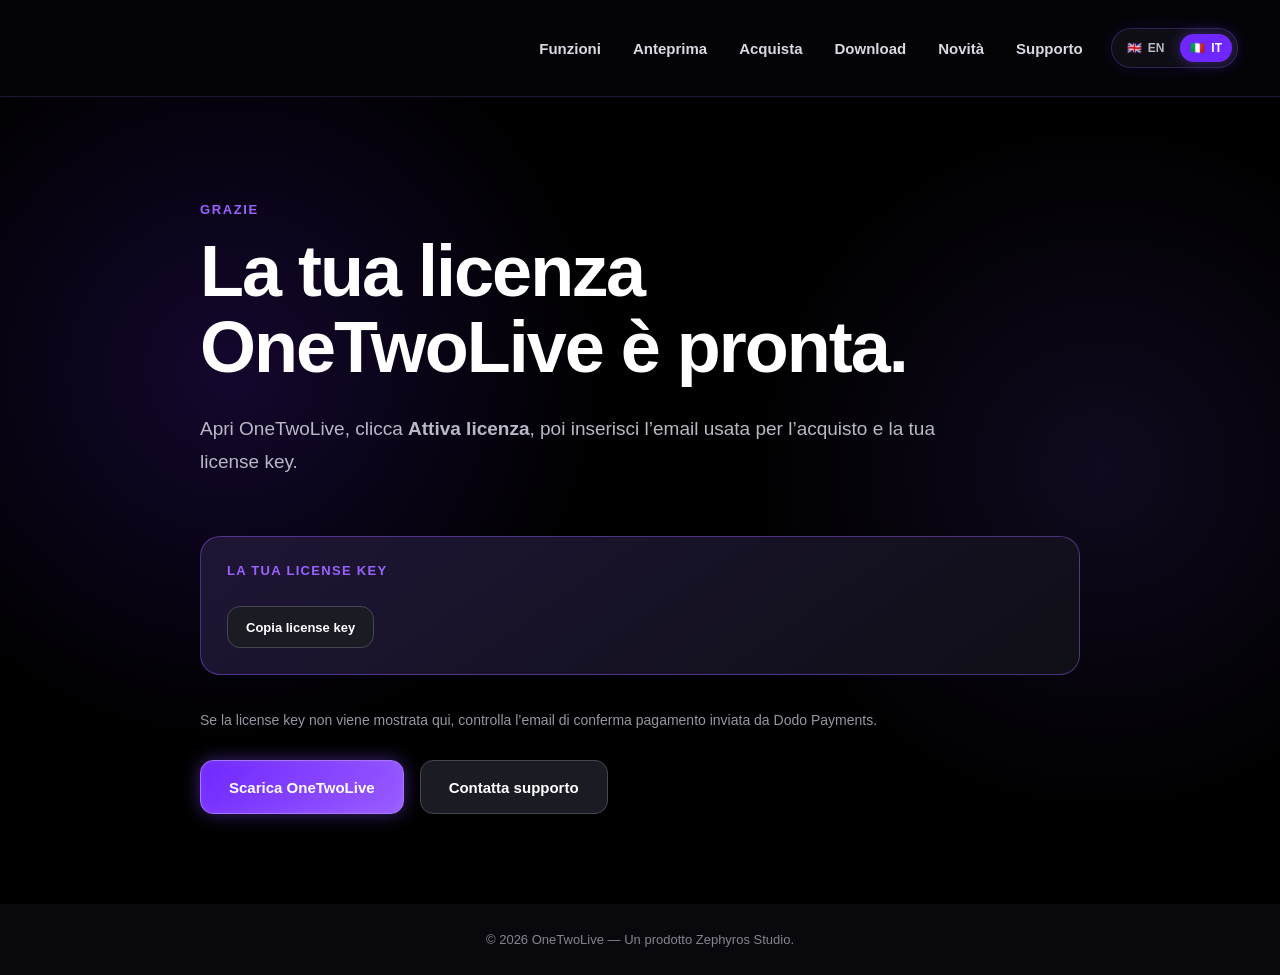
<file: it/thank-you/index.html>
<!DOCTYPE html>
<html lang="it">
<head>
  <meta charset="UTF-8">
  <meta name="viewport" content="width=device-width, initial-scale=1.0">
  <meta name="description" content="OneTwoLive è un player Windows per setlist pensato per musicisti e performance live.">
  <meta property="og:type" content="website">
  <meta property="og:site_name" content="OneTwoLive">
  <meta property="og:title" content="Grazie — OneTwoLive">
  <meta property="og:description" content="OneTwoLive è un player Windows per setlist pensato per musicisti e performance live.">
  <meta property="og:image" content="https://onetwolive.com/images/onetwolive-promo-square.png">
  <title>Grazie — OneTwoLive</title>
  <link rel="icon" href="../../images/OneTwoLive_icon.ico" type="image/x-icon">
  <link rel="stylesheet" href="../../styles.css">
  <script src="../../site-config.js"></script>
</head>
<body>
<header class="site-header site-header-static">
  <div class="header-actions">
    <nav class="main-nav" aria-label="Navigazione principale">
      <a href="../index.html#features">Funzioni</a>
      <a href="../index.html#preview">Anteprima</a>
      <a href="../buy/">Acquista</a>
      <a href="../download/">Download</a>
      <a href="../releases/">Novità</a>
      <a href="../index.html#support">Supporto</a>
    </nav>

    <div class="language-switcher" aria-label="Selezione lingua">
      <a class="language-link" href="../../thank-you/" lang="en"><span aria-hidden="true">🇬🇧</span> EN</a>
      <a class="language-link active" href="index.html" lang="it" aria-current="page"><span aria-hidden="true">🇮🇹</span> IT</a>
    </div>
  </div>
</header>
<main>
  <section class="page-hero compact-page-hero">
    <div class="section-container narrow-page">
      <p class="section-label">Grazie</p>
      <h1>La tua licenza OneTwoLive è pronta.</h1>
      <p class="section-intro">Apri OneTwoLive, clicca <strong>Attiva licenza</strong>, poi inserisci l’email usata per l’acquisto e la tua license key.</p>
      <div id="license-box" class="license-key-box" hidden>
        <span>La tua license key</span>
        <code id="license-key-value"></code>
        <button id="copy-license-button" class="secondary-button small-button" type="button">Copia license key</button>
      </div>
      <p id="thank-you-note" class="page-note">Se la license key non viene mostrata qui, controlla l’email di conferma pagamento inviata da Dodo Payments.</p>
      <div class="hero-actions page-actions"><a class="primary-button" href="../download/">Scarica OneTwoLive</a><a class="secondary-button" href="mailto:support@zephyros-studio.com">Contatta supporto</a></div>
    </div>
  </section>
</main>
<footer class="site-footer">
  <p>© 2026 OneTwoLive — Un prodotto Zephyros Studio.</p>
</footer>
<script>
(function () {
  const params = new URLSearchParams(window.location.search);
  const key = params.get("license_key") || params.get("licenseKey") || "";
  const box = document.getElementById("license-box");
  const value = document.getElementById("license-key-value");
  const copyButton = document.getElementById("copy-license-button");
  if (key) { box.hidden = false; value.textContent = key; }
  copyButton.addEventListener("click", async function () {
    if (!value.textContent) return;
    await navigator.clipboard.writeText(value.textContent);
    copyButton.textContent = "Copiata";
  });
})();
</script>
</body>
</html>
</file>
<file: styles.css>
* {
  box-sizing: border-box;
}

html {
  scroll-behavior: smooth;
}

body {
  margin: 0;
  min-height: 100vh;

  font-family: Arial, sans-serif;
  color: #ffffff;
  background: #000000;
}

.site-header {
  position: absolute;
  top: 0;
  left: 0;
  z-index: 10;

  width: 100%;
  padding: 28px 42px;

  display: flex;
  justify-content: flex-end;
}

.header-actions {
  display: flex;
  align-items: center;
  gap: 28px;
}

.language-switcher {
  display: flex;
  align-items: center;
  gap: 6px;

  padding: 5px;

  background: rgba(18, 18, 26, 0.74);
  border: 1px solid rgba(155, 99, 255, 0.25);
  border-radius: 999px;

  backdrop-filter: blur(10px);
  box-shadow: 0 0 18px rgba(111, 39, 255, 0.12);
}

.language-link {
  display: inline-flex;
  align-items: center;
  gap: 6px;

  padding: 7px 10px;

  color: #b9b9c6;
  border-radius: 999px;

  font-size: 12px;
  font-weight: 700;
  text-decoration: none;

  transition:
    color 0.2s ease,
    background 0.2s ease,
    box-shadow 0.2s ease;
}

.language-link:hover {
  color: #ffffff;
  background: rgba(255, 255, 255, 0.08);
}

.language-link.active {
  color: #ffffff;
  background: #6f27ff;
  box-shadow: 0 0 14px rgba(134, 76, 255, 0.45);
}

.main-nav {
  display: flex;
  align-items: center;
  gap: 32px;
}

.main-nav a {
  position: relative;

  color: #d9d9e3;
  font-size: 15px;
  font-weight: 600;
  text-decoration: none;
}

.main-nav a::after {
  content: "";

  position: absolute;
  left: 0;
  bottom: -8px;

  width: 0;
  height: 2px;

  background: #864cff;
  box-shadow: 0 0 10px rgba(134, 76, 255, 0.9);

  transition: width 0.25s ease;
}

.main-nav a:hover {
  color: #ffffff;
}

.main-nav a:hover::after {
  width: 100%;
}

.hero {
  min-height: 100vh;
  padding: 135px 5vw 70px;

  display: grid;
  grid-template-columns: minmax(0, 0.9fr) minmax(0, 1.1fr);
  align-items: center;
  gap: 64px;

  background:
    radial-gradient(
      circle at 15% 50%,
      rgba(111, 39, 255, 0.18),
      transparent 34%
    ),
    radial-gradient(
      circle at 85% 45%,
      rgba(134, 76, 255, 0.12),
      transparent 30%
    ),
    #000000;
}

.hero-content {
  max-width: 650px;
}

.hero-logo {
  display: block;
  mix-blend-mode: screen;
  width: min(100%, 700px);
  height: auto;
  margin-bottom: 38px;
}

.hero-description {
  max-width: 620px;
  margin: 0 0 36px;

  color: #c8c8d2;
  font-size: clamp(18px, 2vw, 23px);
  line-height: 1.7;
}

.hero-actions {
  display: flex;
  flex-wrap: wrap;
  gap: 16px;
}

.primary-button,
.secondary-button {
  min-height: 54px;
  padding: 0 28px;

  display: inline-flex;
  align-items: center;
  justify-content: center;

  border-radius: 13px;

  font-size: 15px;
  font-weight: 700;
  text-decoration: none;

  transition:
    transform 0.2s ease,
    box-shadow 0.2s ease,
    background 0.2s ease;
}

.primary-button {
  color: #ffffff;
  background: linear-gradient(135deg, #6f27ff, #995cff);
  border: 1px solid #a775ff;

  box-shadow:
    0 0 18px rgba(134, 76, 255, 0.45),
    inset 0 0 12px rgba(255, 255, 255, 0.08);
}

.primary-button:hover {
  transform: translateY(-2px);

  box-shadow:
    0 0 28px rgba(134, 76, 255, 0.7),
    inset 0 0 12px rgba(255, 255, 255, 0.12);
}

.secondary-button {
  color: #ffffff;
  background: #1b1b24;
  border: 1px solid #454554;
}

.secondary-button:hover {
  transform: translateY(-2px);
  background: #252531;
  box-shadow: 0 0 20px rgba(134, 76, 255, 0.2);
}

.hero-preview {
  position: relative;
}

.hero-preview::before {
  content: "";

  position: absolute;
  inset: 8% 5% -4% 5%;
  z-index: 0;

  background: rgba(111, 39, 255, 0.3);
  filter: blur(55px);
}

.hero-preview img {
  position: relative;
  z-index: 1;

  display: block;
  width: 100%;
  height: auto;

  border: 1px solid #3d3d49;
  border-radius: 18px;

  box-shadow:
    0 28px 70px rgba(0, 0, 0, 0.65),
    0 0 35px rgba(111, 39, 255, 0.18);
}

.section-container {
  width: min(1180px, 100%);
  margin: 0 auto;
}

.features-section {
  padding: 110px 5vw;
  background:
    radial-gradient(
      circle at 80% 20%,
      rgba(111, 39, 255, 0.13),
      transparent 30%
    ),
    #09090d;
}

.section-label {
  margin: 0 0 16px;

  color: #9a63ff;
  font-size: 13px;
  font-weight: 700;
  letter-spacing: 1.6px;
  text-transform: uppercase;
}

.features-section h2 {
  max-width: 820px;
  margin: 0 0 24px;

  color: #ffffff;
  font-size: clamp(36px, 5vw, 58px);
  line-height: 1.12;
  letter-spacing: -1.8px;
}

.section-intro {
  max-width: 760px;
  margin: 0 0 58px;

  color: #b9b9c6;
  font-size: 19px;
  line-height: 1.75;
}

.features-grid {
  display: grid;
  grid-template-columns: repeat(2, minmax(0, 1fr));
  gap: 28px;
}

.feature-card {
  overflow: hidden;

  display: flex;
  flex-direction: column;

  background: linear-gradient(
    145deg,
    rgba(30, 30, 40, 0.96),
    rgba(15, 15, 22, 0.98)
  );

  border: 1px solid rgba(155, 99, 255, 0.22);
  border-radius: 22px;

  box-shadow:
    0 22px 55px rgba(0, 0, 0, 0.34),
    inset 0 1px 0 rgba(255, 255, 255, 0.03);

  transition:
    transform 0.25s ease,
    border-color 0.25s ease,
    box-shadow 0.25s ease;
}

.feature-card:hover {
  transform: translateY(-5px);
  border-color: rgba(155, 99, 255, 0.52);

  box-shadow:
    0 28px 68px rgba(0, 0, 0, 0.46),
    0 0 26px rgba(111, 39, 255, 0.12);
}

.feature-card > img {
  display: block;
  width: 100%;
  aspect-ratio: 16 / 9;
  padding: 14px;

  object-fit: contain;
  object-position: center;

  background: #050507;
  border-bottom: 1px solid rgba(255, 255, 255, 0.06);
}

.feature-content {
  padding: 30px;
}

.feature-content h3 {
  margin: 0 0 14px;

  color: #ffffff;
  font-size: 23px;
  line-height: 1.25;
}

.feature-content p {
  margin: 0;

  color: #b5b5c0;
  font-size: 16px;
  line-height: 1.7;
}

.feature-card-text {
  grid-column: 1 / -1;

  min-height: 260px;

  justify-content: center;

  background:
    radial-gradient(
      circle at 85% 50%,
      rgba(133, 71, 255, 0.26),
      transparent 34%
    ),
    linear-gradient(
      135deg,
      rgba(39, 25, 70, 0.96),
      rgba(15, 15, 22, 0.98)
    );
}

.feature-card-text .feature-content {
  max-width: 820px;
  padding: 46px;
}

.feature-icon {
  width: 48px;
  height: 48px;
  margin: 0 0 22px !important;

  display: flex;
  align-items: center;
  justify-content: center;

  color: #ffffff !important;
  background: #7b3fff;
  border: 1px solid #aa7aff;
  border-radius: 13px;

  font-size: 24px !important;
  font-weight: 700;

  box-shadow: 0 0 22px rgba(123, 63, 255, 0.42);
}

.preview-section {
  padding: 110px 5vw;
  background:
    radial-gradient(
      circle at 18% 50%,
      rgba(111, 39, 255, 0.16),
      transparent 30%
    ),
    #000000;
}

.preview-container {
  display: grid;
  grid-template-columns: minmax(0, 0.8fr) minmax(0, 1.2fr);
  align-items: center;
  gap: 64px;
}

.preview-copy h2 {
  max-width: 720px;
  margin: 0 0 24px;

  color: #ffffff;
  font-size: clamp(36px, 5vw, 58px);
  line-height: 1.12;
  letter-spacing: -1.8px;
}

.preview-copy .section-intro {
  margin-bottom: 34px;
}

.preview-list {
  margin: 0;
  padding: 0;

  display: grid;
  gap: 16px;

  list-style: none;
}

.preview-list li {
  position: relative;
  padding-left: 28px;

  color: #d0d0da;
  font-size: 16px;
  line-height: 1.6;
}

.preview-list li::before {
  content: "";

  position: absolute;
  top: 9px;
  left: 0;

  width: 10px;
  height: 10px;

  background: #864cff;
  border-radius: 50%;

  box-shadow: 0 0 14px rgba(134, 76, 255, 0.85);
}

.preview-image {
  position: relative;
}

.preview-image::before {
  content: "";

  position: absolute;
  inset: 8% 4% -6% 4%;
  z-index: 0;

  background: rgba(111, 39, 255, 0.32);
  filter: blur(60px);
}

.preview-image img {
  position: relative;
  z-index: 1;

  display: block;
  width: 100%;
  height: auto;

  border: 1px solid #3d3d49;
  border-radius: 20px;

  box-shadow:
    0 30px 80px rgba(0, 0, 0, 0.72),
    0 0 40px rgba(111, 39, 255, 0.2);
}

.buy-section {
  padding: 110px 5vw;

  background:
    radial-gradient(
      circle at 75% 30%,
      rgba(111, 39, 255, 0.15),
      transparent 32%
    ),
    #09090d;
}

.buy-heading {
  text-align: center;
}

.buy-heading h2 {
  max-width: 820px;
  margin: 0 auto 24px;

  color: #ffffff;
  font-size: clamp(36px, 5vw, 58px);
  line-height: 1.12;
  letter-spacing: -1.8px;
}

.buy-heading .section-intro {
  margin-left: auto;
  margin-right: auto;
}

.buy-grid {
  display: grid;
  grid-template-columns: repeat(2, minmax(0, 1fr));
  gap: 28px;
}

.buy-card {
  min-height: 500px;
  padding: 42px;

  display: flex;
  flex-direction: column;
  align-items: flex-start;

  background: linear-gradient(
    145deg,
    rgba(30, 30, 40, 0.96),
    rgba(14, 14, 20, 0.99)
  );

  border: 1px solid rgba(255, 255, 255, 0.1);
  border-radius: 24px;

  box-shadow:
    0 24px 60px rgba(0, 0, 0, 0.4),
    inset 0 1px 0 rgba(255, 255, 255, 0.04);
}

.buy-card-direct {
  border-color: rgba(155, 99, 255, 0.42);

  background:
    radial-gradient(
      circle at 90% 10%,
      rgba(123, 63, 255, 0.22),
      transparent 34%
    ),
    linear-gradient(
      145deg,
      rgba(37, 25, 64, 0.96),
      rgba(14, 14, 20, 0.99)
    );
}

.buy-card-label {
  margin: 0 0 22px;

  color: #9a63ff;
  font-size: 13px;
  font-weight: 700;
  letter-spacing: 1.4px;
  text-transform: uppercase;
}

.buy-card h3 {
  margin: 0 0 18px;

  color: #ffffff;
  font-size: clamp(27px, 3vw, 36px);
  line-height: 1.2;
  letter-spacing: -0.8px;
}

.buy-card > p:not(.buy-card-label) {
  margin: 0 0 28px;

  color: #b9b9c5;
  font-size: 16px;
  line-height: 1.7;
}

.buy-benefits {
  margin: 0 0 34px;
  padding: 0;

  display: grid;
  gap: 14px;

  list-style: none;
}

.buy-benefits li {
  position: relative;
  padding-left: 27px;

  color: #d0d0d9;
  font-size: 15px;
  line-height: 1.55;
}

.buy-benefits li::before {
  content: "✓";

  position: absolute;
  top: 0;
  left: 0;

  color: #9a63ff;
  font-weight: 700;
}

.buy-button {
  width: 100%;
  margin-top: auto;
}

.buy-button[aria-disabled="true"] {
  cursor: not-allowed;
  opacity: 0.58;
  pointer-events: none;
}

.buy-note {
  margin: 28px 0 0;

  color: #858592;
  font-size: 13px;
  line-height: 1.6;
  text-align: center;
}

.support-section {
  padding: 110px 5vw;
  background:
    radial-gradient(
      circle at 50% 0%,
      rgba(111, 39, 255, 0.18),
      transparent 34%
    ),
    #000000;
}

.support-container {
  text-align: center;
}

.support-section h2 {
  max-width: 820px;
  margin: 0 auto 24px;

  color: #ffffff;
  font-size: clamp(36px, 5vw, 58px);
  line-height: 1.12;
  letter-spacing: -1.8px;
}

.support-section .section-intro {
  max-width: 720px;
  margin: 0 auto 36px;
}

.support-email {
  display: inline-flex;
  align-items: center;
  justify-content: center;

  min-height: 56px;
  padding: 0 30px;

  color: #ffffff;
  background: linear-gradient(135deg, #6f27ff, #995cff);
  border: 1px solid #aa7aff;
  border-radius: 13px;

  font-size: clamp(15px, 2vw, 18px);
  font-weight: 700;
  text-decoration: none;

  box-shadow:
    0 0 22px rgba(134, 76, 255, 0.42),
    inset 0 0 12px rgba(255, 255, 255, 0.08);

  transition:
    transform 0.2s ease,
    box-shadow 0.2s ease;
}

.support-email:hover {
  transform: translateY(-3px);

  box-shadow:
    0 0 32px rgba(134, 76, 255, 0.68),
    inset 0 0 12px rgba(255, 255, 255, 0.12);
}

.site-footer {
  padding: 28px 24px;

  color: #858592;
  background: #09090d;

  font-size: 13px;
  text-align: center;
}

.site-footer p {
  margin: 0;
}

@media (max-width: 1000px) {
  .hero {
    grid-template-columns: 1fr;
    gap: 48px;
  }

  .hero-content {
    max-width: 760px;
    margin: 0 auto;
    text-align: center;
  }

  .hero-logo {
    margin-left: auto;
    margin-right: auto;
  }

  .hero-description {
    margin-left: auto;
    margin-right: auto;
  }

  .hero-actions {
    justify-content: center;
  }

  .hero-preview {
    width: min(100%, 900px);
    margin: 0 auto;
  }

    .features-grid {
    grid-template-columns: 1fr;
  }

  .feature-card-text {
    grid-column: auto;
  }
    .preview-container {
    grid-template-columns: 1fr;
    gap: 44px;
  }

  .preview-copy {
    text-align: center;
  }

  .preview-copy .section-intro {
    margin-left: auto;
    margin-right: auto;
  }

  .preview-list {
    width: fit-content;
    margin: 0 auto;
    text-align: left;
  }
    .buy-grid {
    grid-template-columns: 1fr;
  }

  .buy-card {
    min-height: 0;
  }
}

@media (max-width: 700px) {
  .site-header {
    padding: 22px 18px;
  }

  .main-nav {
    gap: 16px;
  }

  .main-nav a {
    font-size: 13px;
  }

  .hero {
    padding: 115px 18px 54px;
  }

  .hero-actions {
    flex-direction: column;
  }

  .primary-button,
  .secondary-button {
    width: 100%;
  }
    .features-section {
    padding: 80px 18px;
  }

  .section-intro {
    margin-bottom: 42px;
  }

  .feature-content {
    padding: 25px;
  }

  .feature-card-text .feature-content {
    padding: 32px 25px;
  }
    .preview-section {
    padding: 80px 18px;
  }
    .buy-section {
    padding: 80px 18px;
  }

  .buy-card {
    padding: 32px 26px;
  }
    .support-section {
    padding: 80px 18px;
  }

  .support-email {
    width: 100%;
    padding: 0 18px;
  }
    .header-actions {
    gap: 14px;
  }

  .language-switcher {
    gap: 2px;
    padding: 3px;
  }

  .language-link {
    padding: 6px 7px;
    font-size: 11px;
  }
}

@media (max-width: 470px) {
  .main-nav {
    width: 100%;
    justify-content: space-between;
    gap: 8px;
  }

  .main-nav a {
    font-size: 12px;
  }
    .header-actions {
    width: 100%;
    justify-content: space-between;
  }
}

.site-header-static {
  position: relative;
  background: rgba(5, 5, 8, 0.94);
  border-bottom: 1px solid rgba(155, 99, 255, 0.18);
}

.page-hero {
  padding: 105px 5vw 90px;
  background:
    radial-gradient(circle at 18% 34%, rgba(111, 39, 255, 0.18), transparent 32%),
    radial-gradient(circle at 86% 46%, rgba(134, 76, 255, 0.12), transparent 30%),
    #000000;
}

.compact-page-hero {
  min-height: calc(100vh - 110px);
  display: flex;
  align-items: center;
}

.page-hero-grid {
  display: grid;
  grid-template-columns: minmax(0, 0.95fr) minmax(280px, 0.75fr);
  align-items: center;
  gap: 56px;
}

.page-hero h1 {
  max-width: 840px;
  margin: 0 0 26px;
  color: #ffffff;
  font-size: clamp(42px, 6vw, 72px);
  line-height: 1.06;
  letter-spacing: -2px;
}

.page-actions {
  margin-top: 28px;
}

.page-note {
  margin: 22px 0 0;
  color: #9696a4;
  font-size: 14px;
  line-height: 1.65;
}

.page-note code {
  color: #d8c8ff;
  background: rgba(255, 255, 255, 0.07);
  border: 1px solid rgba(155, 99, 255, 0.25);
  border-radius: 6px;
  padding: 2px 6px;
}

.license-price-card {
  width: fit-content;
  padding: 18px 22px;
  display: grid;
  gap: 4px;
  background: linear-gradient(145deg, rgba(31, 22, 55, 0.98), rgba(15, 15, 22, 0.98));
  border: 1px solid rgba(155, 99, 255, 0.42);
  border-radius: 18px;
  box-shadow: 0 0 28px rgba(111, 39, 255, 0.18);
}

.price-main {
  color: #ffffff;
  font-size: clamp(38px, 5vw, 56px);
  font-weight: 800;
  line-height: 1;
}

.price-note {
  color: #b9b9c6;
  font-size: 14px;
  font-weight: 700;
  text-transform: uppercase;
  letter-spacing: 0.8px;
}

.promo-card {
  position: relative;
}

.promo-card::before {
  content: "";
  position: absolute;
  inset: 10% 7% -4% 7%;
  z-index: 0;
  background: rgba(111, 39, 255, 0.35);
  filter: blur(58px);
}

.promo-card img {
  position: relative;
  z-index: 1;
  display: block;
  width: 100%;
  height: auto;
  border: 1px solid #3d3d49;
  border-radius: 24px;
  box-shadow: 0 30px 80px rgba(0, 0, 0, 0.72), 0 0 38px rgba(111, 39, 255, 0.2);
}

.info-section {
  padding: 90px 5vw;
  background: #09090d;
}

.info-grid {
  display: grid;
  grid-template-columns: repeat(2, minmax(0, 1fr));
  gap: 28px;
}

.info-card {
  padding: 36px;
  background: linear-gradient(145deg, rgba(30, 30, 40, 0.96), rgba(14, 14, 20, 0.99));
  border: 1px solid rgba(155, 99, 255, 0.22);
  border-radius: 22px;
}

.info-card h2 {
  margin: 0 0 18px;
  color: #ffffff;
  font-size: clamp(26px, 3vw, 34px);
  line-height: 1.2;
}

.info-card p {
  margin: 0;
  color: #b9b9c6;
  font-size: 16px;
  line-height: 1.7;
}

.narrow-page {
  max-width: 880px;
}

.license-key-box {
  margin: 34px 0;
  padding: 26px;
  display: grid;
  gap: 14px;
  background: linear-gradient(145deg, rgba(31, 22, 55, 0.98), rgba(15, 15, 22, 0.98));
  border: 1px solid rgba(155, 99, 255, 0.42);
  border-radius: 20px;
}

.license-key-box span {
  color: #9a63ff;
  font-size: 13px;
  font-weight: 800;
  letter-spacing: 1.3px;
  text-transform: uppercase;
}

.license-key-box code {
  overflow-wrap: anywhere;
  color: #ffffff;
  font-size: clamp(18px, 2vw, 24px);
  line-height: 1.4;
}

.small-button {
  width: fit-content;
  min-height: 42px;
  padding: 0 18px;
  font-size: 13px;
}

.primary-button[aria-disabled="true"],
.secondary-button[aria-disabled="true"] {
  cursor: not-allowed;
  opacity: 0.58;
  pointer-events: none;
}

@media (max-width: 1000px) {
  .page-hero-grid,
  .info-grid {
    grid-template-columns: 1fr;
  }

  .page-hero-grid {
    text-align: center;
  }

  .license-price-card {
    margin-left: auto;
    margin-right: auto;
  }

  .compact-page-hero {
    min-height: auto;
  }
}

@media (max-width: 700px) {
  .page-hero {
    padding: 72px 18px 64px;
  }

  .info-section {
    padding: 72px 18px;
  }

  .info-card {
    padding: 28px 24px;
  }
}

.legal-page-hero {
  min-height: auto;
  padding-top: 120px;
  padding-bottom: 56px;
}

.legal-page-hero + .info-section {
  padding-top: 48px;
}


/* Release notes */
.release-page-hero {
  min-height: auto;
  padding-top: 120px;
  padding-bottom: 64px;
}

.release-section {
  padding: 72px 5vw 96px;
  background: #09090d;
}

.release-layout {
  max-width: 980px;
}

.release-card {
  margin-bottom: 24px;
  padding: 34px 36px;
  background: linear-gradient(145deg, rgba(30, 30, 40, 0.97), rgba(13, 13, 19, 0.99));
  border: 1px solid rgba(155, 99, 255, 0.22);
  border-radius: 22px;
}

.release-card-latest {
  border-color: rgba(155, 99, 255, 0.52);
  box-shadow: 0 0 38px rgba(111, 39, 255, 0.14);
}

.release-card-header {
  display: flex;
  align-items: flex-start;
  justify-content: space-between;
  gap: 24px;
  margin-bottom: 18px;
}

.release-card h2,
.release-card h3 {
  margin: 0;
  color: #ffffff;
  line-height: 1.15;
}

.release-card h2 {
  font-size: clamp(30px, 4vw, 42px);
}

.release-card h3 {
  font-size: 26px;
}

.release-kicker {
  margin: 0 0 8px;
  color: #9a63ff;
  font-size: 12px;
  font-weight: 800;
  letter-spacing: 1.2px;
  text-transform: uppercase;
}

.release-meta {
  display: flex;
  align-items: center;
  gap: 10px;
  flex-wrap: wrap;
  justify-content: flex-end;
  color: #9696a4;
  font-size: 13px;
}

.release-badge {
  padding: 6px 10px;
  color: #e8ddff;
  background: rgba(111, 39, 255, 0.16);
  border: 1px solid rgba(155, 99, 255, 0.42);
  border-radius: 999px;
  font-weight: 800;
}

.release-summary {
  margin: 0 0 18px;
  color: #b9b9c6;
  font-size: 16px;
  line-height: 1.7;
}

.release-list {
  margin: 0;
  padding-left: 22px;
  color: #c9c9d3;
  font-size: 16px;
  line-height: 1.7;
}

.release-list li + li {
  margin-top: 8px;
}

.release-list strong {
  color: #ffffff;
}

.compact-release-list {
  margin-top: 8px;
}

.release-actions {
  margin-top: 26px;
}

.release-history-heading {
  padding: 46px 4px 18px;
}

.release-history-heading h2 {
  margin: 0;
  color: #ffffff;
  font-size: clamp(30px, 4vw, 42px);
}

.release-link-note a {
  color: #bda2ff;
  text-decoration: none;
  font-weight: 700;
}

.release-link-note a:hover {
  color: #ffffff;
}

@media (max-width: 700px) {
  .release-section {
    padding: 56px 18px 72px;
  }

  .release-card {
    padding: 28px 24px;
  }

  .release-card-header {
    flex-direction: column;
  }

  .release-meta {
    justify-content: flex-start;
  }
}
</file>
